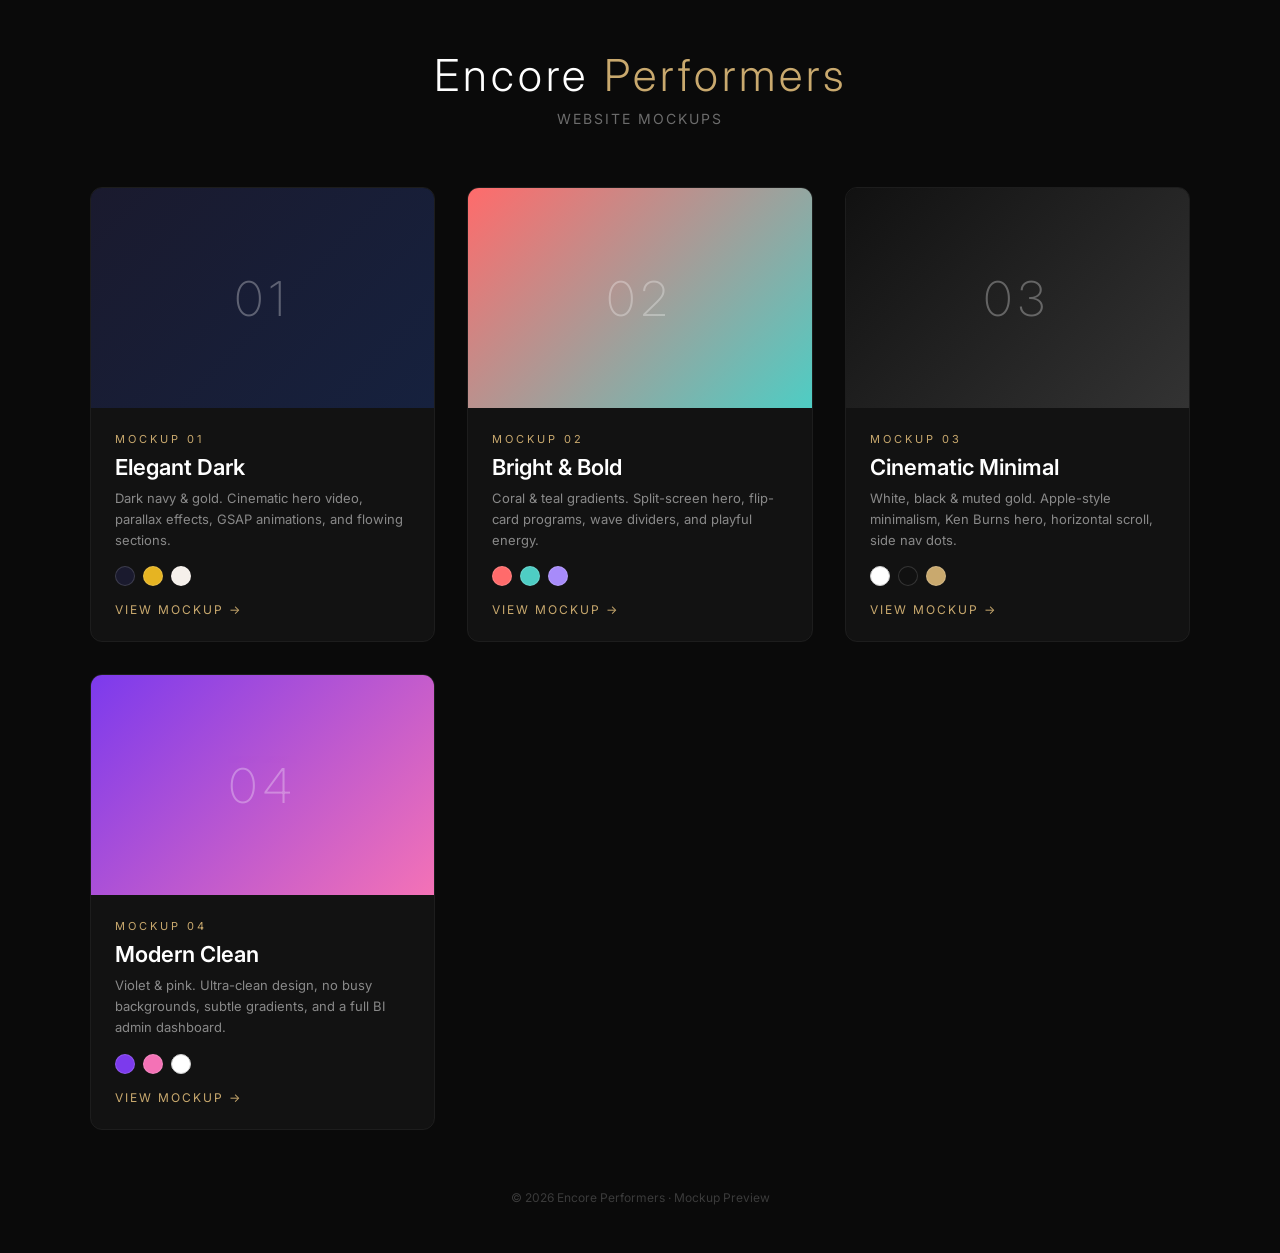
<file: index.html>
<!DOCTYPE html>
<html lang="en">
<head>
  <meta charset="UTF-8" />
  <meta name="viewport" content="width=device-width, initial-scale=1.0" />
  <title>Encore Performers | Website Mockups</title>
  <link rel="preconnect" href="https://fonts.googleapis.com" />
  <link rel="preconnect" href="https://fonts.gstatic.com" crossorigin />
  <link href="https://fonts.googleapis.com/css2?family=Inter:wght@300;400;500;600;700&display=swap" rel="stylesheet" />
  <style>
    *, *::before, *::after { margin: 0; padding: 0; box-sizing: border-box; }
    body {
      font-family: 'Inter', -apple-system, sans-serif;
      background: #0a0a0a;
      color: #fff;
      min-height: 100vh;
      display: flex;
      flex-direction: column;
      align-items: center;
      justify-content: center;
      padding: 48px 24px;
    }
    h1 {
      font-size: clamp(28px, 5vw, 44px);
      font-weight: 300;
      text-align: center;
      margin-bottom: 8px;
      letter-spacing: 4px;
    }
    h1 span { color: #c9a96e; }
    .subtitle {
      color: rgba(255,255,255,0.4);
      font-size: 14px;
      letter-spacing: 2px;
      text-transform: uppercase;
      margin-bottom: 60px;
      text-align: center;
    }
    .grid {
      display: grid;
      grid-template-columns: repeat(auto-fit, minmax(260px, 1fr));
      gap: 32px;
      max-width: 1100px;
      width: 100%;
    }
    .card {
      position: relative;
      border-radius: 12px;
      overflow: hidden;
      border: 1px solid rgba(255,255,255,0.08);
      transition: all 0.4s ease;
      text-decoration: none;
      color: white;
      display: flex;
      flex-direction: column;
    }
    .card:hover {
      border-color: rgba(201, 169, 110, 0.5);
      transform: translateY(-8px);
      box-shadow: 0 20px 60px rgba(0,0,0,0.5);
    }
    .card-preview {
      height: 220px;
      display: flex;
      align-items: center;
      justify-content: center;
      position: relative;
      overflow: hidden;
    }
    .card:nth-child(1) .card-preview { background: linear-gradient(135deg, #1a1a2e 0%, #16213e 100%); }
    .card:nth-child(2) .card-preview { background: linear-gradient(135deg, #ff6b6b 0%, #4ecdc4 100%); }
    .card:nth-child(3) .card-preview { background: linear-gradient(135deg, #111 0%, #333 100%); }
    .card:nth-child(4) .card-preview { background: linear-gradient(135deg, #7C3AED 0%, #F472B6 100%); }
    .card-preview span {
      font-size: 48px;
      font-weight: 200;
      letter-spacing: 6px;
      opacity: 0.3;
    }
    .card-body {
      padding: 24px;
      background: rgba(255,255,255,0.03);
      flex: 1;
      display: flex;
      flex-direction: column;
    }
    .card-num {
      font-size: 11px;
      letter-spacing: 3px;
      text-transform: uppercase;
      color: #c9a96e;
      margin-bottom: 8px;
    }
    .card-body h2 {
      font-size: 22px;
      font-weight: 600;
      margin-bottom: 8px;
    }
    .card-body p {
      font-size: 13px;
      color: rgba(255,255,255,0.5);
      line-height: 1.6;
      flex: 1;
    }
    .card-colors {
      display: flex;
      gap: 8px;
      margin-top: 16px;
    }
    .swatch {
      width: 20px; height: 20px;
      border-radius: 50%;
      border: 1px solid rgba(255,255,255,0.15);
    }
    .card-arrow {
      margin-top: 16px;
      font-size: 12px;
      letter-spacing: 2px;
      text-transform: uppercase;
      color: #c9a96e;
    }
    footer {
      margin-top: 60px;
      text-align: center;
      color: rgba(255,255,255,0.2);
      font-size: 12px;
    }
    @media (max-width: 768px) {
      .grid { grid-template-columns: 1fr; max-width: 400px; }
    }
  </style>
</head>
<body>
  <h1>Encore <span>Performers</span></h1>
  <p class="subtitle">Website Mockups</p>

  <div class="grid">
    <a href="mockup-1/" class="card">
      <div class="card-preview"><span>01</span></div>
      <div class="card-body">
        <span class="card-num">Mockup 01</span>
        <h2>Elegant Dark</h2>
        <p>Dark navy & gold. Cinematic hero video, parallax effects, GSAP animations, and flowing sections.</p>
        <div class="card-colors">
          <span class="swatch" style="background:#1a1a2e;"></span>
          <span class="swatch" style="background:#e6b422;"></span>
          <span class="swatch" style="background:#f5f0eb;"></span>
        </div>
        <span class="card-arrow">View Mockup &rarr;</span>
      </div>
    </a>

    <a href="mockup-2/" class="card">
      <div class="card-preview"><span>02</span></div>
      <div class="card-body">
        <span class="card-num">Mockup 02</span>
        <h2>Bright & Bold</h2>
        <p>Coral & teal gradients. Split-screen hero, flip-card programs, wave dividers, and playful energy.</p>
        <div class="card-colors">
          <span class="swatch" style="background:#ff6b6b;"></span>
          <span class="swatch" style="background:#4ecdc4;"></span>
          <span class="swatch" style="background:#a78bfa;"></span>
        </div>
        <span class="card-arrow">View Mockup &rarr;</span>
      </div>
    </a>

    <a href="mockup-3/" class="card">
      <div class="card-preview"><span>03</span></div>
      <div class="card-body">
        <span class="card-num">Mockup 03</span>
        <h2>Cinematic Minimal</h2>
        <p>White, black & muted gold. Apple-style minimalism, Ken Burns hero, horizontal scroll, side nav dots.</p>
        <div class="card-colors">
          <span class="swatch" style="background:#ffffff; border-color:#ccc;"></span>
          <span class="swatch" style="background:#111111;"></span>
          <span class="swatch" style="background:#c9a96e;"></span>
        </div>
        <span class="card-arrow">View Mockup &rarr;</span>
      </div>
    </a>

    <a href="mockup-4/" class="card">
      <div class="card-preview"><span>04</span></div>
      <div class="card-body">
        <span class="card-num">Mockup 04</span>
        <h2>Modern Clean</h2>
        <p>Violet & pink. Ultra-clean design, no busy backgrounds, subtle gradients, and a full BI admin dashboard.</p>
        <div class="card-colors">
          <span class="swatch" style="background:#7C3AED;"></span>
          <span class="swatch" style="background:#F472B6;"></span>
          <span class="swatch" style="background:#ffffff; border-color:#ccc;"></span>
        </div>
        <span class="card-arrow">View Mockup &rarr;</span>
      </div>
    </a>
  </div>

  <footer>&copy; 2026 Encore Performers &middot; Mockup Preview</footer>
</body>
</html>
</file>
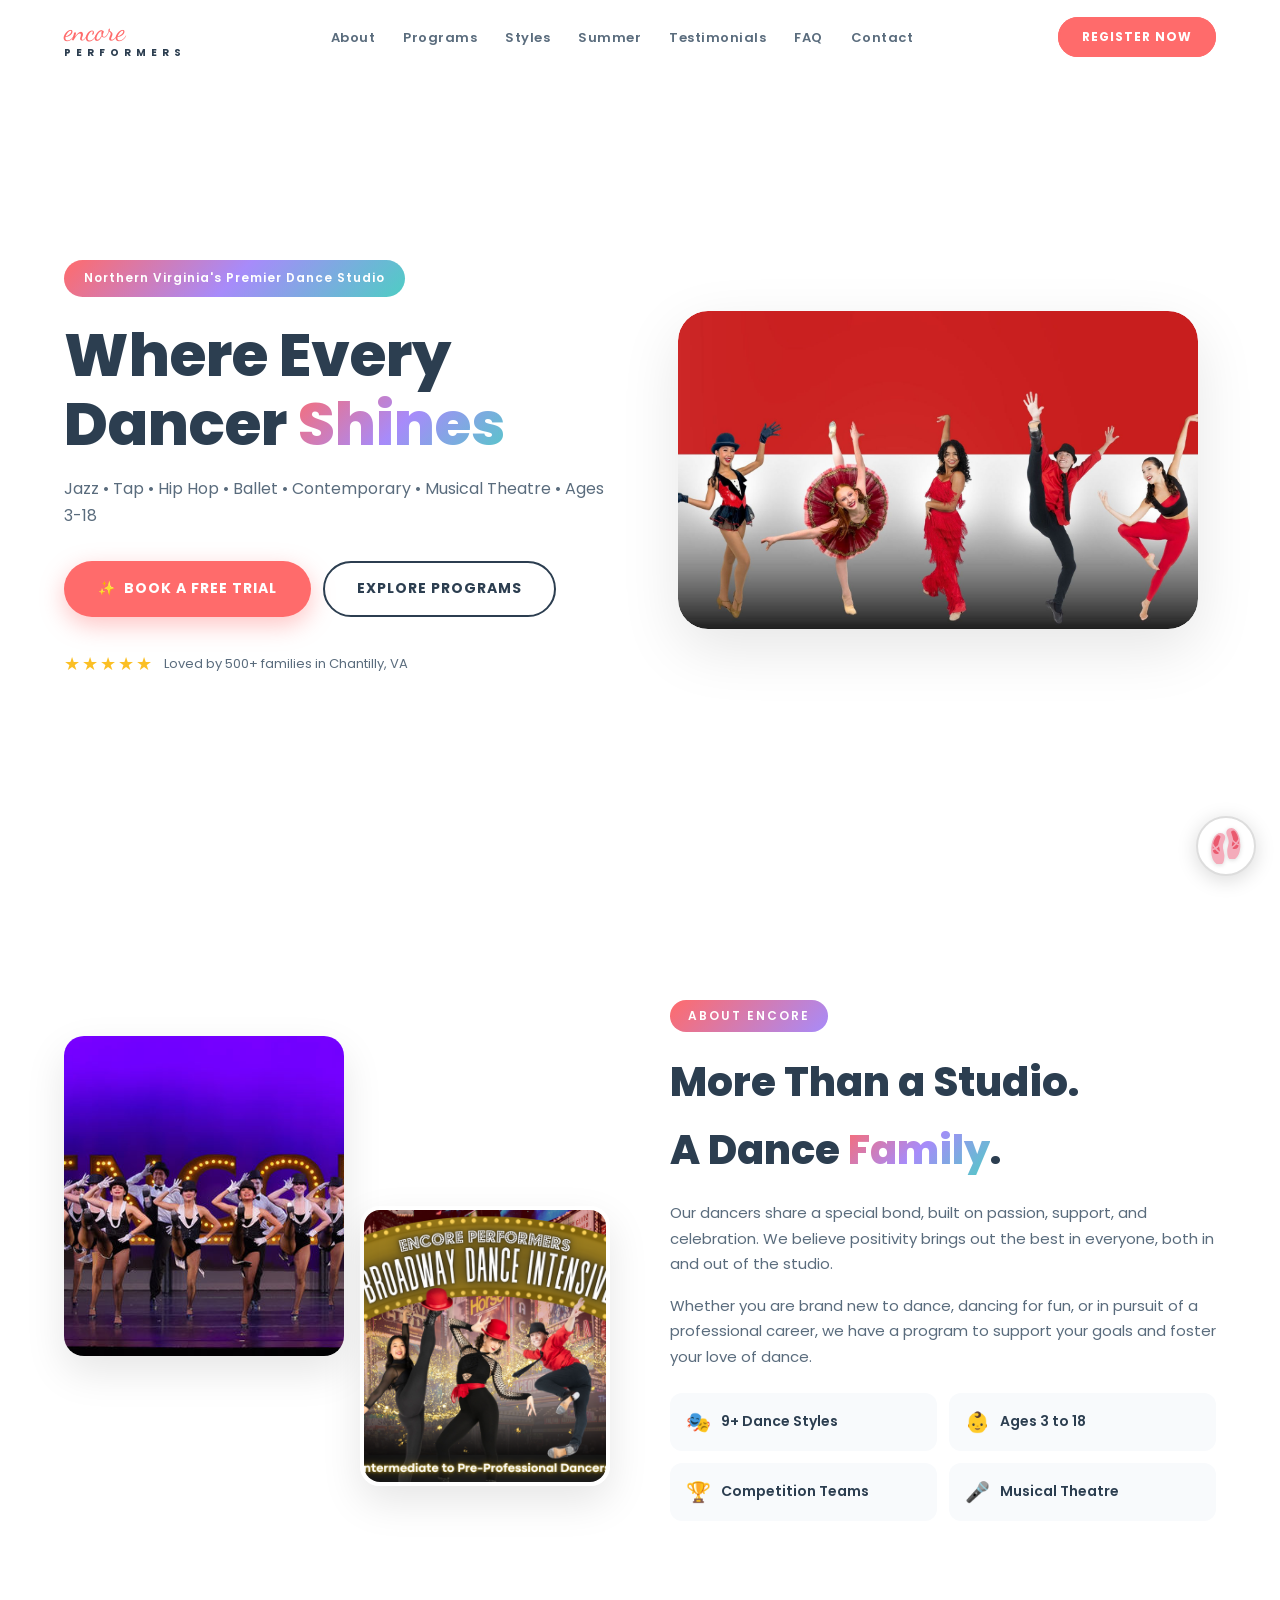
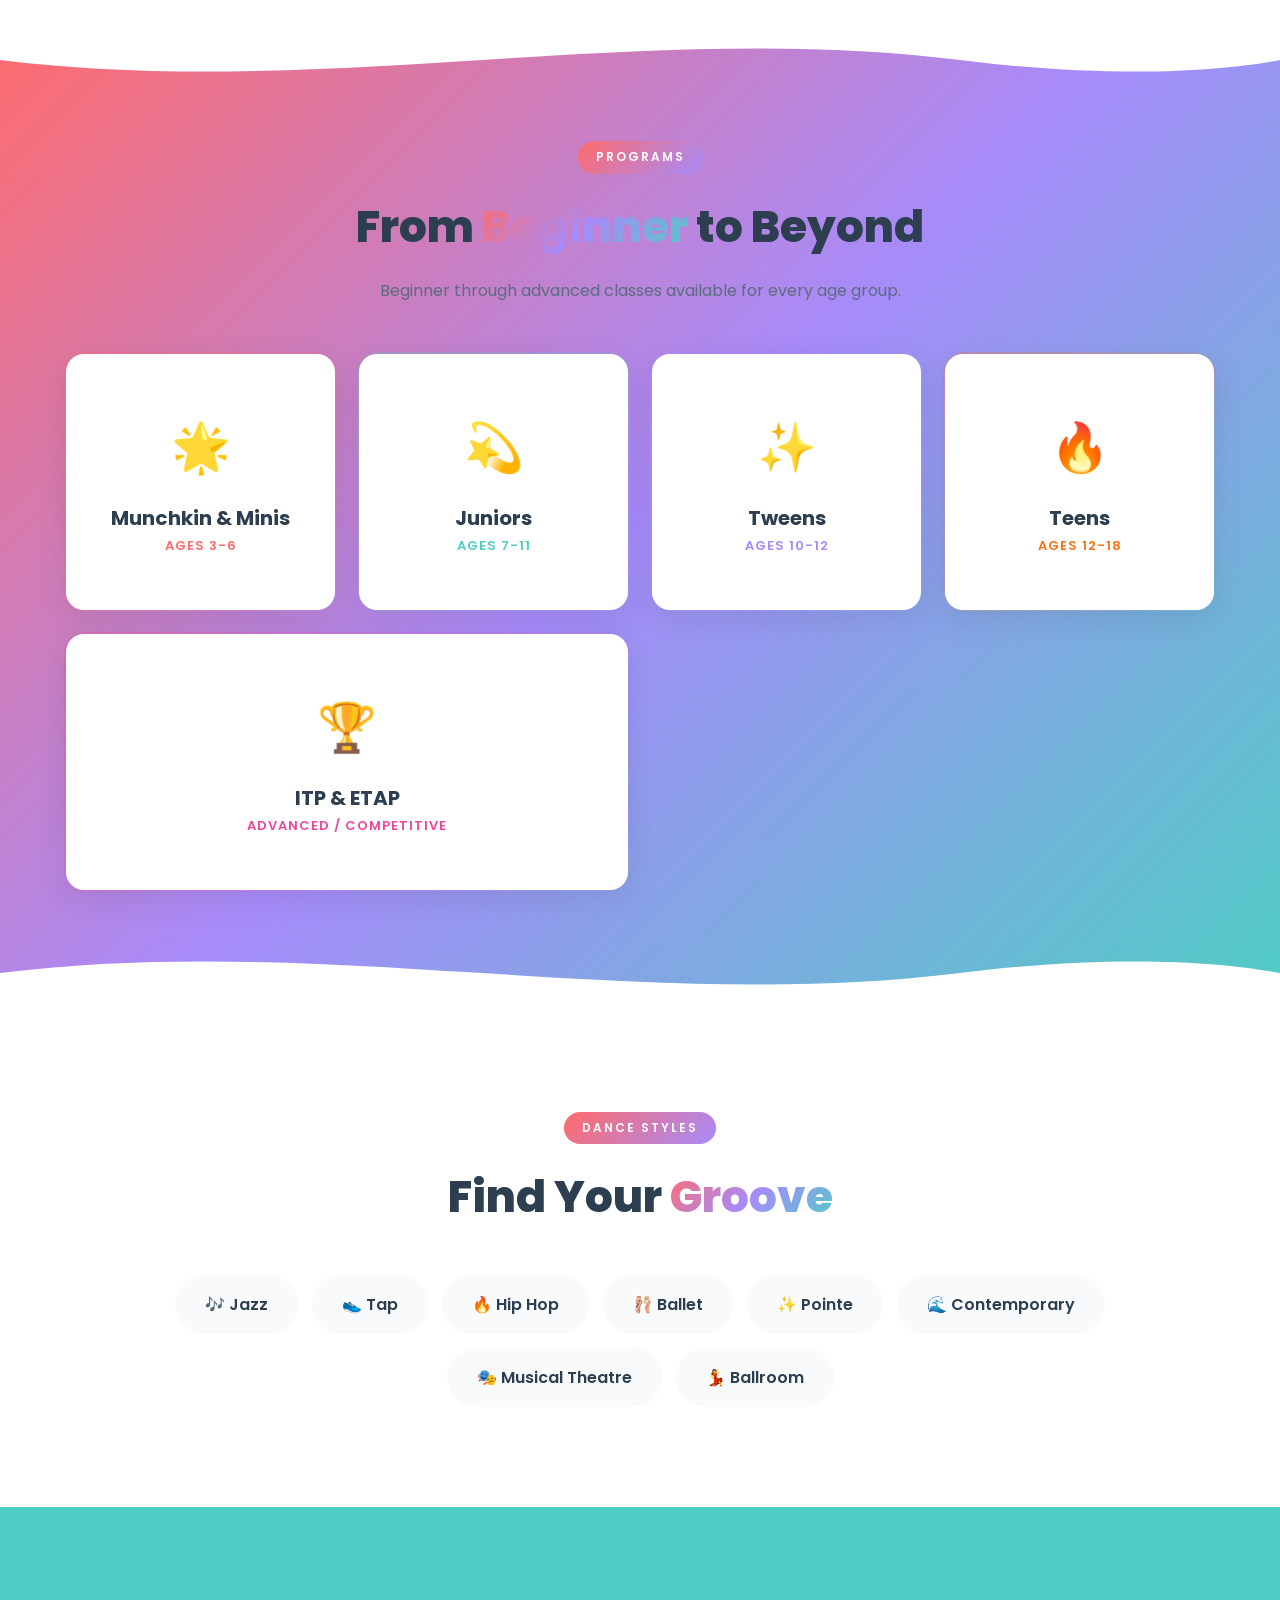
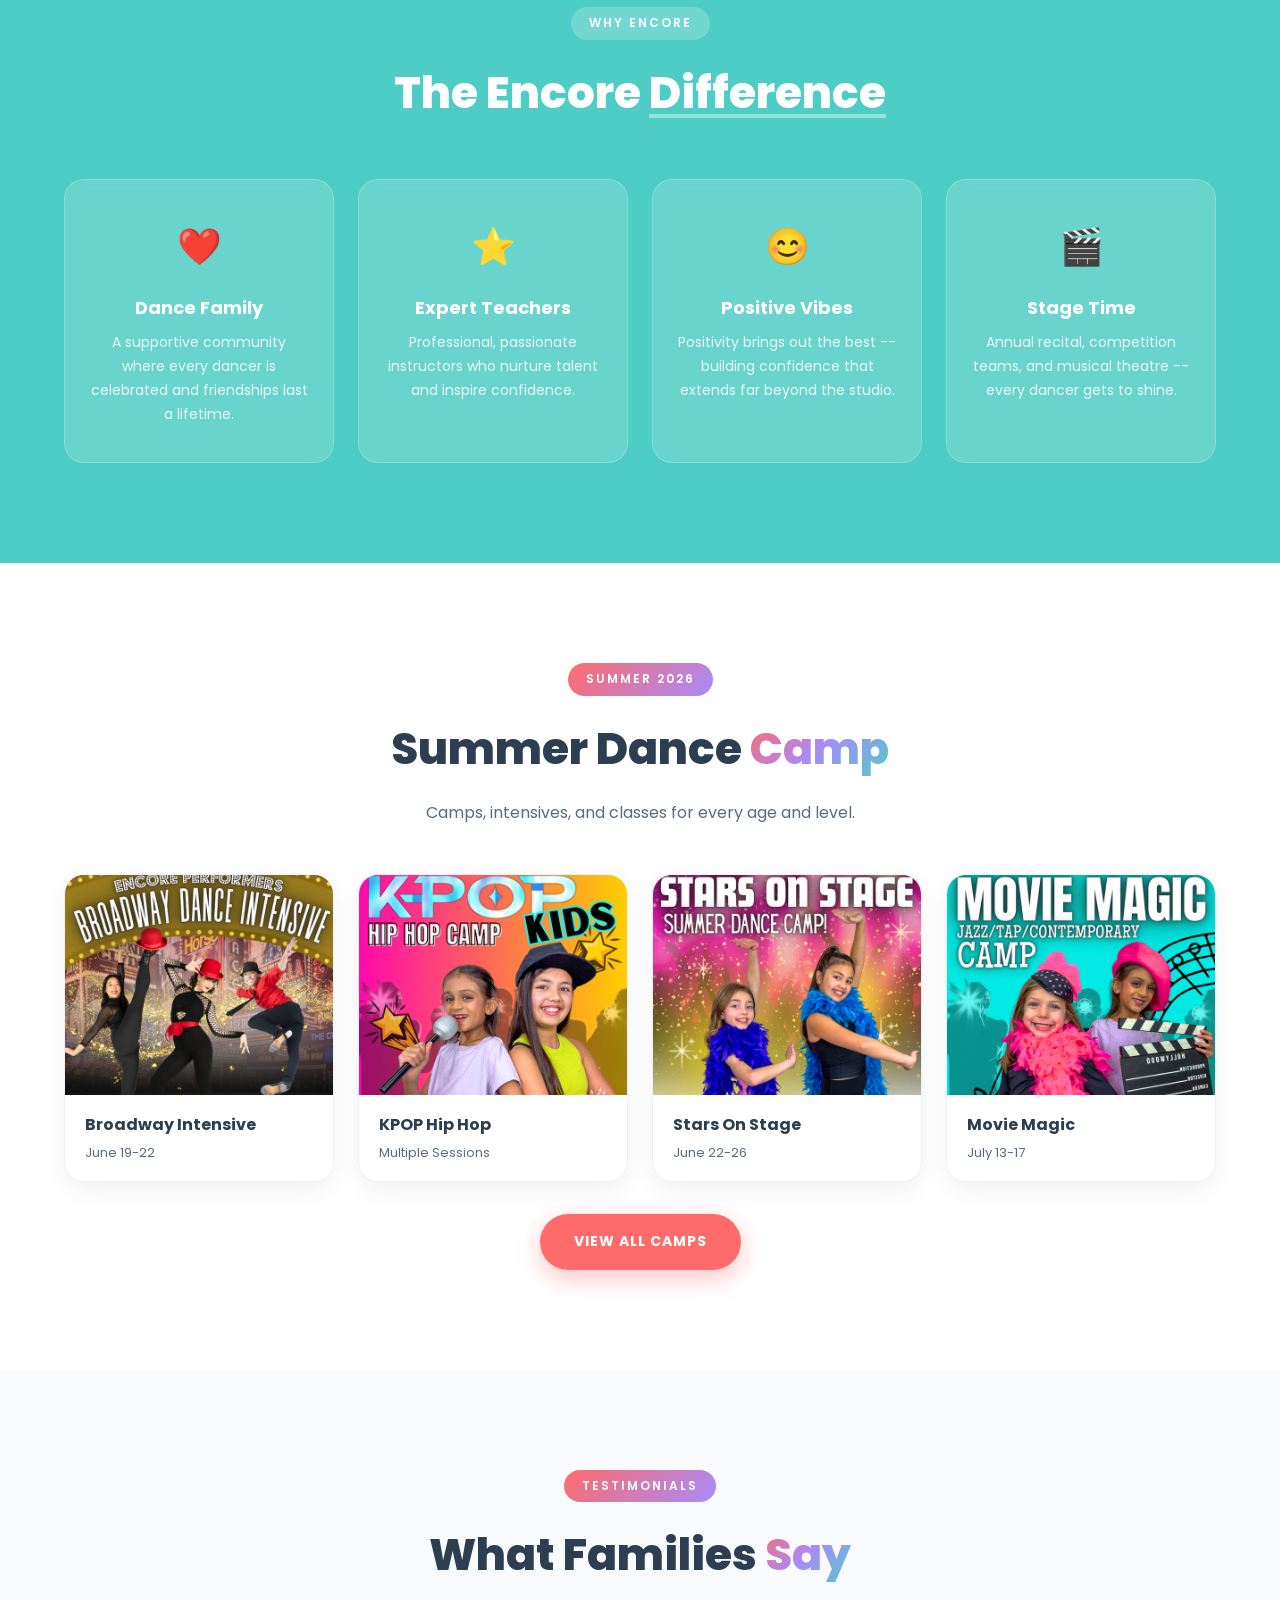
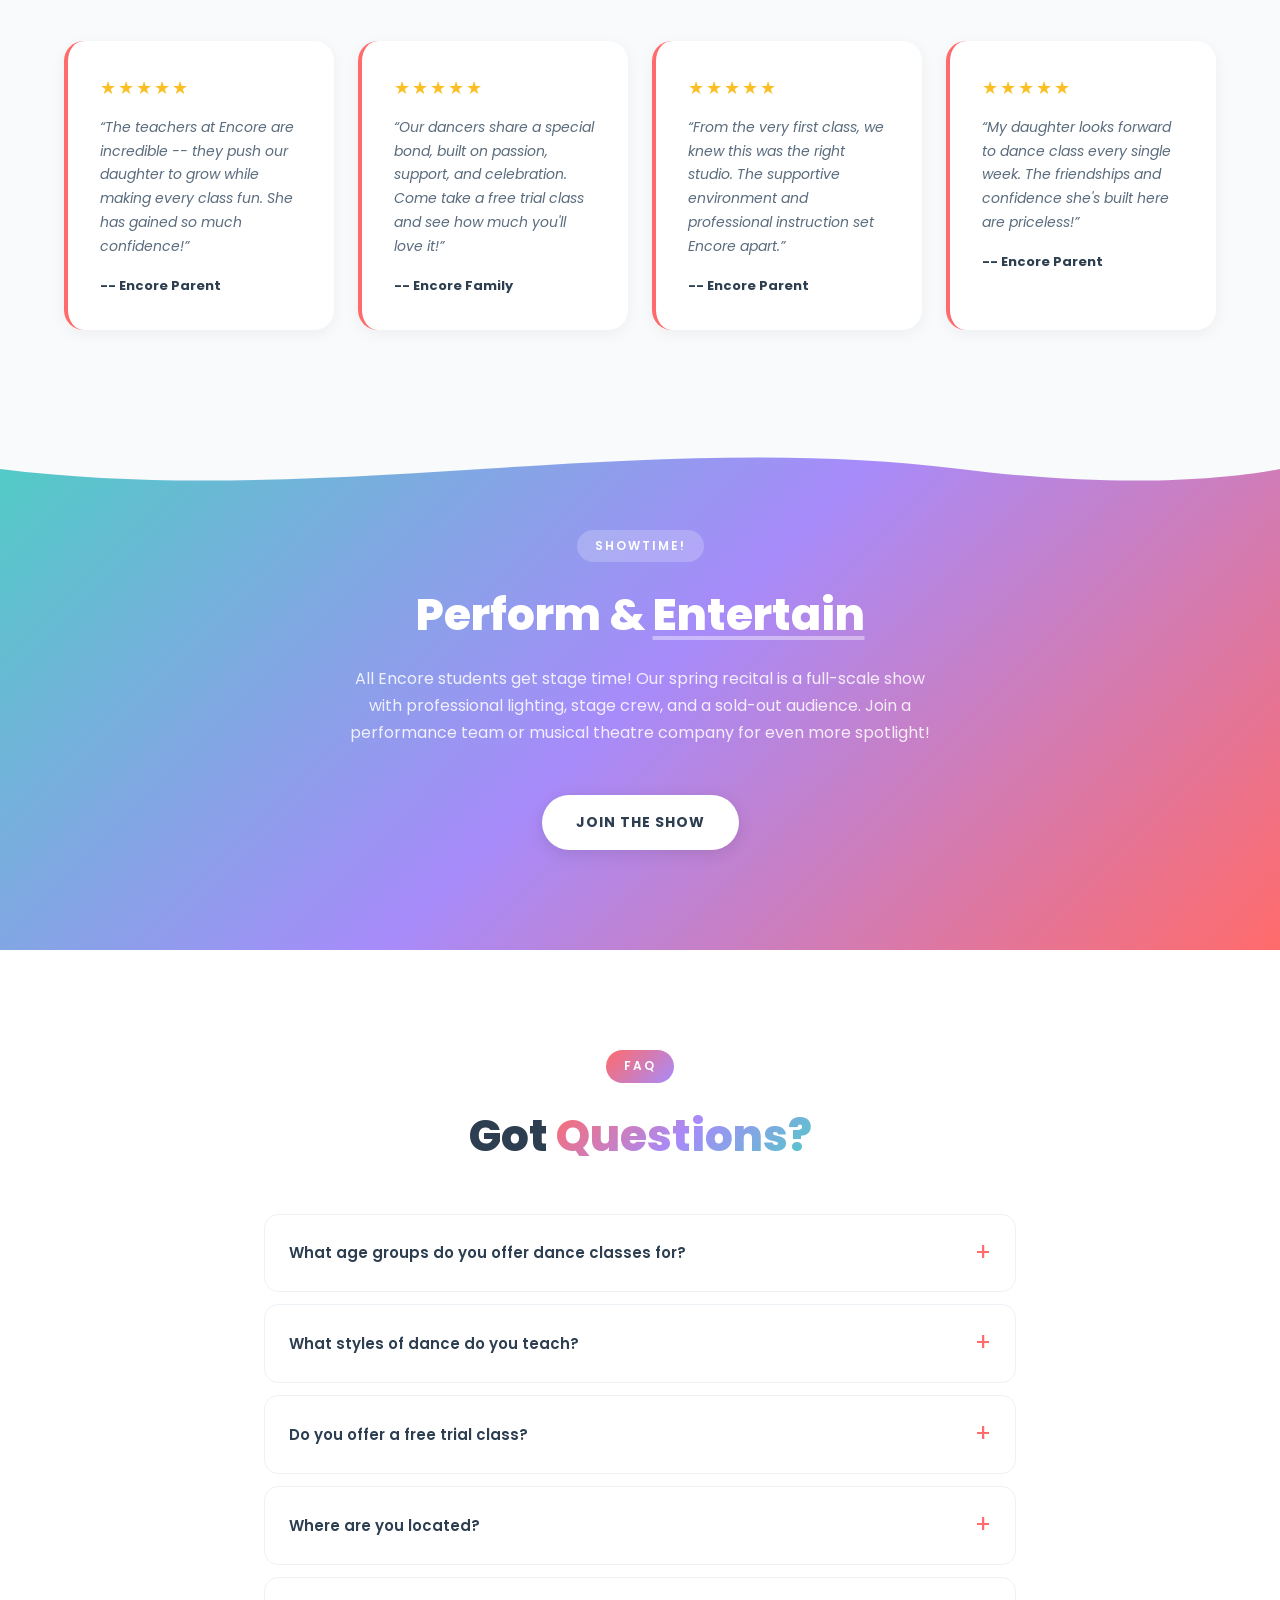
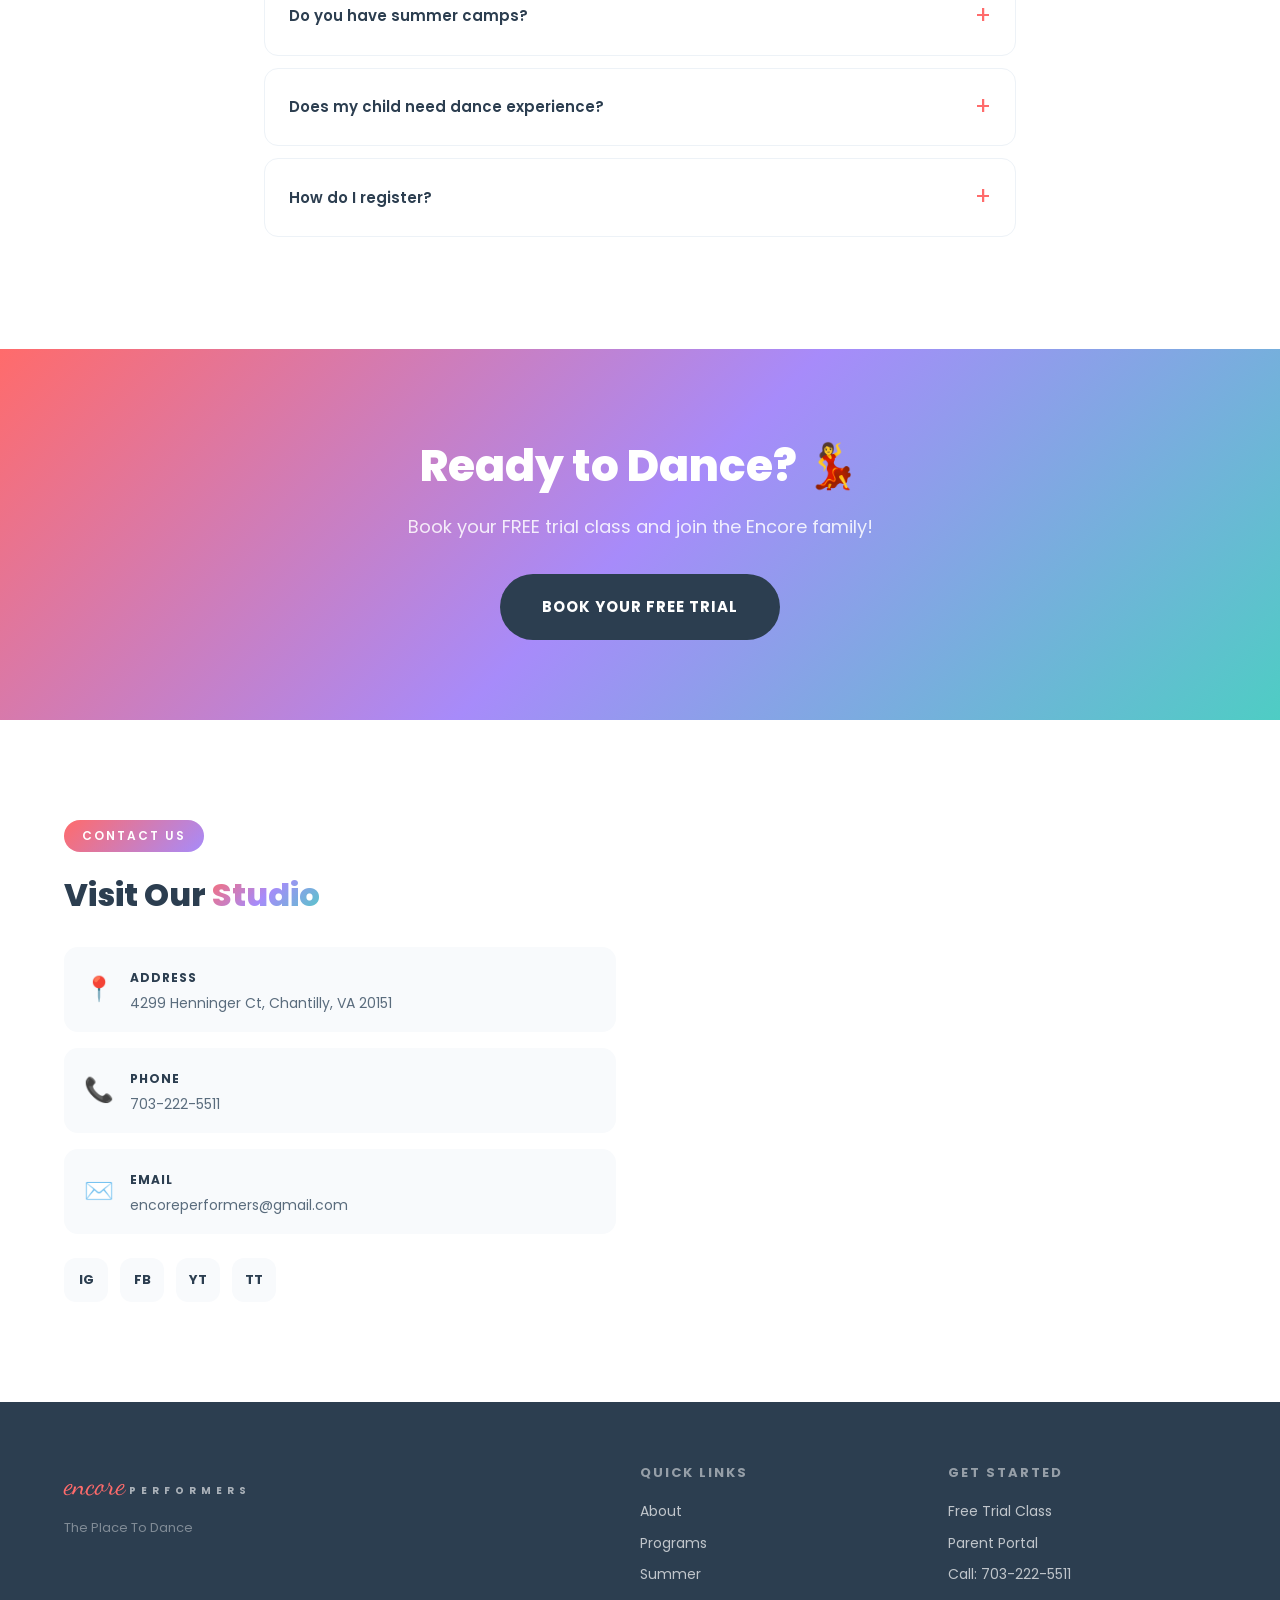
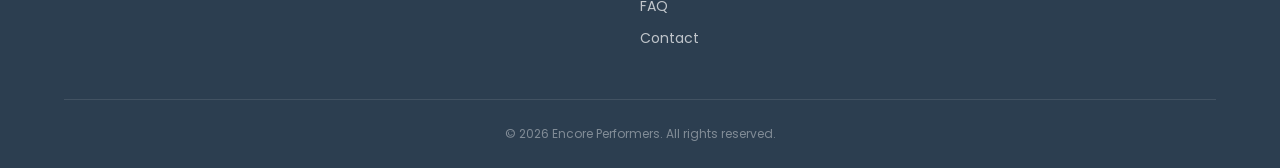
<file: mockup-2/index.html>
<!DOCTYPE html>
<html lang="en">
<head>
  <meta charset="UTF-8" />
  <meta name="viewport" content="width=device-width, initial-scale=1.0" />
  <title>Encore Performers | Premier Dance Studio in Chantilly, VA | Northern Virginia</title>
  <meta name="description" content="Encore Performers is the premier dance studio in Chantilly, VA offering Jazz, Tap, Hip Hop, Ballet, Contemporary, and Musical Theatre classes for ages 3 through teen. Book a FREE trial class today!" />
  <meta name="keywords" content="dance studio Chantilly VA, dance classes Northern Virginia, kids dance classes, ballet classes, hip hop classes, jazz dance, tap dance, dance recital, summer dance camp" />
  <link rel="canonical" href="https://www.encoreperformers.com/" />

  <!-- Open Graph -->
  <meta property="og:title" content="Encore Performers | The Place To Dance" />
  <meta property="og:description" content="Premier dance studio in Northern Virginia. Jazz, Tap, Hip Hop, Ballet, Contemporary & more for ages 3-18. Book a FREE trial class!" />
  <meta property="og:image" content="../shared/images/hero-studio.jpg" />
  <meta property="og:url" content="https://www.encoreperformers.com/" />
  <meta property="og:type" content="website" />

  <!-- Schema.org JSON-LD -->
  <script type="application/ld+json">
  {
    "@context": "https://schema.org",
    "@type": "DanceSchool",
    "name": "Encore Performers",
    "description": "The premier dance studio in Northern Virginia offering Jazz, Tap, Hip Hop, Ballet, Contemporary, Musical Theatre, and Ballroom classes for ages 3 through teen.",
    "url": "https://www.encoreperformers.com",
    "telephone": "+1-703-222-5511",
    "email": "encoreperformers@gmail.com",
    "address": {
      "@type": "PostalAddress",
      "streetAddress": "4299 Henninger Ct",
      "addressLocality": "Chantilly",
      "addressRegion": "VA",
      "postalCode": "20151",
      "addressCountry": "US"
    },
    "sameAs": [
      "https://www.instagram.com/encoreperformers/",
      "https://www.facebook.com/EncorePerformersDance",
      "https://www.youtube.com/@encoreperformers5558",
      "https://www.tiktok.com/@encoreperformers96"
    ]
  }
  </script>
  <script type="application/ld+json">
  {
    "@context": "https://schema.org",
    "@type": "FAQPage",
    "mainEntity": [
      {"@type":"Question","name":"What age groups does Encore Performers offer dance classes for?","acceptedAnswer":{"@type":"Answer","text":"We offer classes for ages 3-18: Munchkin & Minis (3-6), Juniors (7-11), Tweens (10-12), Teens (12-18), plus ITP and ETAP competitive programs."}},
      {"@type":"Question","name":"What dance styles does Encore Performers teach?","acceptedAnswer":{"@type":"Answer","text":"Jazz, Tap, Hip Hop, Ballet/Pointe, Contemporary, Musical Theatre, Ballroom, and more for all skill levels."}},
      {"@type":"Question","name":"Does Encore Performers offer a free trial class?","acceptedAnswer":{"@type":"Answer","text":"Yes! Book a FREE trial class at encoreperformers1.dncestudios.com/get-started-new or call 703-222-5511."}},
      {"@type":"Question","name":"Where is Encore Performers located?","acceptedAnswer":{"@type":"Answer","text":"4299 Henninger Ct, Chantilly, VA 20151, in Northern Virginia."}},
      {"@type":"Question","name":"Does Encore Performers have summer camps?","acceptedAnswer":{"@type":"Answer","text":"Yes! Mini Camps (ages 4-6), themed Dance Camps (ages 6-13), Intensives, and evening summer classes."}}
    ]
  }
  </script>

  <!-- Fonts -->
  <link rel="preconnect" href="https://fonts.googleapis.com" />
  <link rel="preconnect" href="https://fonts.gstatic.com" crossorigin />
  <link href="https://fonts.googleapis.com/css2?family=Poppins:wght@300;400;500;600;700;800;900&family=Dancing+Script:wght@700&display=swap" rel="stylesheet" />

  <link rel="stylesheet" href="styles.css" />
</head>
<body>
  <!-- Navigation -->
  <nav id="navbar">
    <div class="nav-container">
      <a href="#hero" class="nav-logo">
        <span class="logo-encore">encore</span>
        <span class="logo-performers">performers</span>
      </a>
      <button class="nav-menu-btn" aria-label="Toggle menu" onclick="document.getElementById('nav-links').classList.toggle('active')">
        <span></span><span></span><span></span>
      </button>
      <ul id="nav-links" class="nav-links">
        <li><a href="#about">About</a></li>
        <li><a href="#programs">Programs</a></li>
        <li><a href="#styles-section">Styles</a></li>
        <li><a href="#summer">Summer</a></li>
        <li><a href="#testimonials">Testimonials</a></li>
        <li><a href="#faq">FAQ</a></li>
        <li><a href="#contact">Contact</a></li>
      </ul>
      <a href="https://encoreperformers1.dncestudios.com/get-started-new" class="nav-cta" target="_blank" rel="noopener">
        <span class="cta-pulse"></span>
        REGISTER NOW
      </a>
    </div>
  </nav>

  <!-- Hero -->
  <header id="hero">
    <div class="hero-left">
      <div class="hero-badge">Northern Virginia's Premier Dance Studio</div>
      <h1>Where Every Dancer <span class="highlight">Shines</span></h1>
      <p>Jazz &bull; Tap &bull; Hip Hop &bull; Ballet &bull; Contemporary &bull; Musical Theatre &bull; Ages 3-18</p>
      <div class="hero-buttons">
        <a href="https://encoreperformers1.dncestudios.com/get-started-new" class="btn btn-primary" target="_blank" rel="noopener">
          <span>&#x2728;</span> BOOK A FREE TRIAL
        </a>
        <a href="#programs" class="btn btn-ghost">EXPLORE PROGRAMS</a>
      </div>
      <div class="hero-trust">
        <div class="trust-stars">&#9733;&#9733;&#9733;&#9733;&#9733;</div>
        <span>Loved by 500+ families in Chantilly, VA</span>
      </div>
    </div>
    <div class="hero-right">
      <div class="hero-image-wrapper">
        <img src="../shared/images/hero-studio.jpg" alt="Dancers at Encore Performers dance studio in Chantilly Virginia" />
        <div class="hero-blob"></div>
      </div>
    </div>
  </header>

  <main>
    <!-- About -->
    <section id="about" class="section">
      <div class="container">
        <div class="about-grid">
          <div class="about-visual scroll-reveal">
            <div class="about-card about-card-1">
              <img src="../shared/images/class-munchkin.jpg" alt="Young dance students in class at Encore Performers" loading="lazy" />
            </div>
            <div class="about-card about-card-2">
              <img src="../shared/images/summer-camp.png" alt="Summer dance camp at Encore Performers" loading="lazy" />
            </div>
          </div>
          <div class="about-content scroll-reveal">
            <span class="tag">About Encore</span>
            <h2>More Than a Studio. <br />A Dance <span class="highlight">Family</span>.</h2>
            <p>Our dancers share a special bond, built on passion, support, and celebration. We believe positivity brings out the best in everyone, both in and out of the studio.</p>
            <p>Whether you are brand new to dance, dancing for fun, or in pursuit of a professional career, we have a program to support your goals and foster your love of dance.</p>
            <div class="about-features">
              <div class="feature"><span class="feature-icon">&#x1F3AD;</span><span>9+ Dance Styles</span></div>
              <div class="feature"><span class="feature-icon">&#x1F476;</span><span>Ages 3 to 18</span></div>
              <div class="feature"><span class="feature-icon">&#x1F3C6;</span><span>Competition Teams</span></div>
              <div class="feature"><span class="feature-icon">&#x1F3A4;</span><span>Musical Theatre</span></div>
            </div>
          </div>
        </div>
      </div>
    </section>

    <!-- Programs -->
    <section id="programs" class="section section-gradient">
      <svg class="wave-top" viewBox="0 0 1440 80" preserveAspectRatio="none"><path d="M0,40 C360,80 720,0 1080,40 C1260,60 1380,50 1440,40 L1440,0 L0,0 Z" fill="var(--bg)"/></svg>
      <div class="container">
        <span class="tag center-tag">Programs</span>
        <h2 class="section-title">From <span class="highlight">Beginner</span> to Beyond</h2>
        <p class="section-subtitle">Beginner through advanced classes available for every age group.</p>
        <div class="programs-grid">
          <div class="flip-card scroll-reveal">
            <div class="flip-inner">
              <div class="flip-front" style="--accent: #ff6b6b;">
                <div class="flip-emoji">&#x1F31F;</div>
                <h3>Munchkin & Minis</h3>
                <p>Ages 3-6</p>
              </div>
              <div class="flip-back">
                <h3>Munchkin & Minis</h3>
                <p>Magical introductory classes designed to inspire a lifelong love of dance through play, creativity, and movement.</p>
                <a href="https://encoreperformers1.dncestudios.com/get-started-new" target="_blank" rel="noopener" class="flip-cta">Try Free &rarr;</a>
              </div>
            </div>
          </div>
          <div class="flip-card scroll-reveal">
            <div class="flip-inner">
              <div class="flip-front" style="--accent: #4ecdc4;">
                <div class="flip-emoji">&#x1F4AB;</div>
                <h3>Juniors</h3>
                <p>Ages 7-11</p>
              </div>
              <div class="flip-back">
                <h3>Juniors</h3>
                <p>Build technique, confidence, and friendships in a supportive environment across multiple dance styles.</p>
                <a href="https://encoreperformers1.dncestudios.com/get-started-new" target="_blank" rel="noopener" class="flip-cta">Try Free &rarr;</a>
              </div>
            </div>
          </div>
          <div class="flip-card scroll-reveal">
            <div class="flip-inner">
              <div class="flip-front" style="--accent: #a78bfa;">
                <div class="flip-emoji">&#x2728;</div>
                <h3>Tweens</h3>
                <p>Ages 10-12</p>
              </div>
              <div class="flip-back">
                <h3>Tweens</h3>
                <p>Challenge yourself with advancing technique and artistic expression as you grow into a confident performer.</p>
                <a href="https://encoreperformers1.dncestudios.com/get-started-new" target="_blank" rel="noopener" class="flip-cta">Try Free &rarr;</a>
              </div>
            </div>
          </div>
          <div class="flip-card scroll-reveal">
            <div class="flip-inner">
              <div class="flip-front" style="--accent: #f97316;">
                <div class="flip-emoji">&#x1F525;</div>
                <h3>Teens</h3>
                <p>Ages 12-18</p>
              </div>
              <div class="flip-back">
                <h3>Teens</h3>
                <p>Elevate your artistry with advanced training in diverse styles from Jazz and Contemporary to Hip Hop.</p>
                <a href="https://encoreperformers1.dncestudios.com/get-started-new" target="_blank" rel="noopener" class="flip-cta">Try Free &rarr;</a>
              </div>
            </div>
          </div>
          <div class="flip-card flip-card-wide scroll-reveal">
            <div class="flip-inner">
              <div class="flip-front" style="--accent: #ec4899;">
                <div class="flip-emoji">&#x1F3C6;</div>
                <h3>ITP & ETAP</h3>
                <p>Advanced / Competitive</p>
              </div>
              <div class="flip-back">
                <h3>ITP & ETAP</h3>
                <p>Intensive, competition-level training for dedicated dancers pursuing excellence in performance and technique.</p>
                <a href="https://encoreperformers1.dncestudios.com/get-started-new" target="_blank" rel="noopener" class="flip-cta">Learn More &rarr;</a>
              </div>
            </div>
          </div>
        </div>
      </div>
      <svg class="wave-bottom" viewBox="0 0 1440 80" preserveAspectRatio="none"><path d="M0,40 C360,0 720,80 1080,40 C1260,20 1380,30 1440,40 L1440,80 L0,80 Z" fill="var(--bg)"/></svg>
    </section>

    <!-- Dance Styles -->
    <section id="styles-section" class="section">
      <div class="container">
        <span class="tag center-tag">Dance Styles</span>
        <h2 class="section-title">Find Your <span class="highlight">Groove</span></h2>
        <div class="styles-grid">
          <div class="style-pill scroll-reveal">&#x1F3B6; Jazz</div>
          <div class="style-pill scroll-reveal">&#x1F45F; Tap</div>
          <div class="style-pill scroll-reveal">&#x1F525; Hip Hop</div>
          <div class="style-pill scroll-reveal">&#x1FA70; Ballet</div>
          <div class="style-pill scroll-reveal">&#x2728; Pointe</div>
          <div class="style-pill scroll-reveal">&#x1F30A; Contemporary</div>
          <div class="style-pill scroll-reveal">&#x1F3AD; Musical Theatre</div>
          <div class="style-pill scroll-reveal">&#x1F483; Ballroom</div>
        </div>
      </div>
    </section>

    <!-- Why Encore -->
    <section id="why" class="section section-teal">
      <div class="container">
        <span class="tag center-tag light-tag">Why Encore</span>
        <h2 class="section-title light-title">The Encore <span class="highlight-light">Difference</span></h2>
        <div class="pillars-grid">
          <div class="pillar-card scroll-reveal">
            <div class="pillar-icon">&#x2764;&#xFE0F;</div>
            <h3>Dance Family</h3>
            <p>A supportive community where every dancer is celebrated and friendships last a lifetime.</p>
          </div>
          <div class="pillar-card scroll-reveal">
            <div class="pillar-icon">&#x2B50;</div>
            <h3>Expert Teachers</h3>
            <p>Professional, passionate instructors who nurture talent and inspire confidence.</p>
          </div>
          <div class="pillar-card scroll-reveal">
            <div class="pillar-icon">&#x1F60A;</div>
            <h3>Positive Vibes</h3>
            <p>Positivity brings out the best -- building confidence that extends far beyond the studio.</p>
          </div>
          <div class="pillar-card scroll-reveal">
            <div class="pillar-icon">&#x1F3AC;</div>
            <h3>Stage Time</h3>
            <p>Annual recital, competition teams, and musical theatre -- every dancer gets to shine.</p>
          </div>
        </div>
      </div>
    </section>

    <!-- Summer Programs -->
    <section id="summer" class="section">
      <div class="container">
        <span class="tag center-tag">Summer 2026</span>
        <h2 class="section-title">Summer Dance <span class="highlight">Camp</span></h2>
        <p class="section-subtitle">Camps, intensives, and classes for every age and level.</p>
        <div class="summer-grid">
          <div class="summer-card scroll-reveal">
            <img src="../shared/images/summer-camp.png" alt="Broadway Dance Intensive at Encore Performers" loading="lazy" />
            <div class="summer-info">
              <h3>Broadway Intensive</h3>
              <span>June 19-22</span>
            </div>
          </div>
          <div class="summer-card scroll-reveal">
            <img src="../shared/images/kpop-camp.png" alt="KPOP Hip Hop Camp at Encore Performers" loading="lazy" />
            <div class="summer-info">
              <h3>KPOP Hip Hop</h3>
              <span>Multiple Sessions</span>
            </div>
          </div>
          <div class="summer-card scroll-reveal">
            <img src="../shared/images/broadway-camp.png" alt="Stars On Stage Camp at Encore Performers" loading="lazy" />
            <div class="summer-info">
              <h3>Stars On Stage</h3>
              <span>June 22-26</span>
            </div>
          </div>
          <div class="summer-card scroll-reveal">
            <img src="../shared/images/movie-camp.png" alt="Movie Magic Dance Camp at Encore Performers" loading="lazy" />
            <div class="summer-info">
              <h3>Movie Magic</h3>
              <span>July 13-17</span>
            </div>
          </div>
        </div>
        <div class="center" style="margin-top: 2rem;">
          <a href="https://app.gostudiopro.com/online/classes.php?account_id=27537" class="btn btn-primary" target="_blank" rel="noopener">VIEW ALL CAMPS</a>
        </div>
      </div>
    </section>

    <!-- Testimonials -->
    <section id="testimonials" class="section section-light-gray">
      <div class="container">
        <span class="tag center-tag">Testimonials</span>
        <h2 class="section-title">What Families <span class="highlight">Say</span></h2>
        <div class="testimonials-masonry">
          <div class="testimonial-item scroll-reveal">
            <div class="testimonial-stars">&#9733;&#9733;&#9733;&#9733;&#9733;</div>
            <p>&ldquo;The teachers at Encore are incredible -- they push our daughter to grow while making every class fun. She has gained so much confidence!&rdquo;</p>
            <strong>-- Encore Parent</strong>
          </div>
          <div class="testimonial-item scroll-reveal">
            <div class="testimonial-stars">&#9733;&#9733;&#9733;&#9733;&#9733;</div>
            <p>&ldquo;Our dancers share a special bond, built on passion, support, and celebration. Come take a free trial class and see how much you'll love it!&rdquo;</p>
            <strong>-- Encore Family</strong>
          </div>
          <div class="testimonial-item scroll-reveal">
            <div class="testimonial-stars">&#9733;&#9733;&#9733;&#9733;&#9733;</div>
            <p>&ldquo;From the very first class, we knew this was the right studio. The supportive environment and professional instruction set Encore apart.&rdquo;</p>
            <strong>-- Encore Parent</strong>
          </div>
          <div class="testimonial-item scroll-reveal">
            <div class="testimonial-stars">&#9733;&#9733;&#9733;&#9733;&#9733;</div>
            <p>&ldquo;My daughter looks forward to dance class every single week. The friendships and confidence she's built here are priceless!&rdquo;</p>
            <strong>-- Encore Parent</strong>
          </div>
        </div>
      </div>
    </section>

    <!-- Showtime / Recital -->
    <section id="recital" class="section section-gradient-reverse">
      <svg class="wave-top" viewBox="0 0 1440 80" preserveAspectRatio="none"><path d="M0,40 C360,80 720,0 1080,40 C1260,60 1380,50 1440,40 L1440,0 L0,0 Z" fill="var(--bg-light-gray)"/></svg>
      <div class="container center">
        <span class="tag center-tag light-tag">Showtime!</span>
        <h2 class="section-title light-title">Perform & <span class="highlight-light">Entertain</span></h2>
        <p class="section-subtitle light-sub">All Encore students get stage time! Our spring recital is a full-scale show with professional lighting, stage crew, and a sold-out audience. Join a performance team or musical theatre company for even more spotlight!</p>
        <a href="https://encoreperformers1.dncestudios.com/get-started-new" class="btn btn-white" target="_blank" rel="noopener">JOIN THE SHOW</a>
      </div>
    </section>

    <!-- FAQ -->
    <section id="faq" class="section">
      <div class="container container-narrow">
        <span class="tag center-tag">FAQ</span>
        <h2 class="section-title">Got <span class="highlight">Questions?</span></h2>
        <div class="faq-list">
          <details class="faq-item">
            <summary>What age groups do you offer dance classes for?</summary>
            <p>We welcome dancers ages 3 through 18! Munchkin & Minis (3-6), Juniors (7-11), Tweens (10-12), Teens (12-18), plus advanced ITP and ETAP programs.</p>
          </details>
          <details class="faq-item">
            <summary>What styles of dance do you teach?</summary>
            <p>Jazz, Tap, Hip Hop, Ballet/Pointe, Contemporary, Musical Theatre, Ballroom, and more -- all skill levels welcome!</p>
          </details>
          <details class="faq-item">
            <summary>Do you offer a free trial class?</summary>
            <p>Yes! <a href="https://encoreperformers1.dncestudios.com/get-started-new" target="_blank" rel="noopener">Book your FREE trial here</a> or call 703-222-5511.</p>
          </details>
          <details class="faq-item">
            <summary>Where are you located?</summary>
            <p>4299 Henninger Ct, Chantilly, VA 20151 -- right in Northern Virginia!</p>
          </details>
          <details class="faq-item">
            <summary>Do you have summer camps?</summary>
            <p>Absolutely! Mini Camps (ages 4-6), themed Dance Camps (ages 6-13) with Broadway, KPOP, Disney, Movie Magic themes, plus Intensives and evening classes.</p>
          </details>
          <details class="faq-item">
            <summary>Does my child need dance experience?</summary>
            <p>Not at all! We welcome complete beginners and offer classes at every level so your dancer can learn at their own pace.</p>
          </details>
          <details class="faq-item">
            <summary>How do I register?</summary>
            <p>Through our <a href="https://app.gostudiopro.com/online/classes.php?account_id=27537" target="_blank" rel="noopener">Parent Portal</a>, or start with a <a href="https://encoreperformers1.dncestudios.com/get-started-new" target="_blank" rel="noopener">free trial class</a>. Call 703-222-5511 anytime!</p>
          </details>
        </div>
      </div>
    </section>

    <!-- CTA Banner -->
    <section class="section section-cta">
      <div class="container center">
        <h2 class="cta-title">Ready to Dance? &#x1F483;</h2>
        <p class="cta-sub">Book your FREE trial class and join the Encore family!</p>
        <a href="https://encoreperformers1.dncestudios.com/get-started-new" class="btn btn-dark btn-large" target="_blank" rel="noopener">BOOK YOUR FREE TRIAL</a>
      </div>
    </section>

    <!-- Contact -->
    <section id="contact" class="section">
      <div class="container">
        <div class="contact-grid">
          <div class="contact-info scroll-reveal">
            <span class="tag">Contact Us</span>
            <h2>Visit Our <span class="highlight">Studio</span></h2>
            <div class="contact-cards">
              <div class="contact-card">
                <span>&#x1F4CD;</span>
                <div>
                  <strong>Address</strong>
                  <p>4299 Henninger Ct, Chantilly, VA 20151</p>
                </div>
              </div>
              <div class="contact-card">
                <span>&#x1F4DE;</span>
                <div>
                  <strong>Phone</strong>
                  <p><a href="tel:7032225511">703-222-5511</a></p>
                </div>
              </div>
              <div class="contact-card">
                <span>&#x2709;&#xFE0F;</span>
                <div>
                  <strong>Email</strong>
                  <p><a href="mailto:encoreperformers@gmail.com">encoreperformers@gmail.com</a></p>
                </div>
              </div>
            </div>
            <div class="social-links">
              <a href="https://www.instagram.com/encoreperformers/" target="_blank" rel="noopener" aria-label="Instagram">IG</a>
              <a href="https://www.facebook.com/EncorePerformersDance" target="_blank" rel="noopener" aria-label="Facebook">FB</a>
              <a href="https://www.youtube.com/@encoreperformers5558" target="_blank" rel="noopener" aria-label="YouTube">YT</a>
              <a href="https://www.tiktok.com/@encoreperformers96" target="_blank" rel="noopener" aria-label="TikTok">TT</a>
            </div>
          </div>
          <div class="contact-map scroll-reveal">
            <iframe src="https://www.google.com/maps/embed?pb=!1m18!1m12!1m3!1d3107.5!2d-77.432!3d38.8764!2m3!1f0!2f0!3f0!3m2!1i1024!2i768!4f13.1!3m3!1m2!1s0x89b64d8a0c0c7b8b%3A0x1234567890abcdef!2s4299+Henninger+Ct%2C+Chantilly%2C+VA+20151!5e0!3m2!1sen!2sus!4v1234567890" width="100%" height="380" style="border:0; border-radius:20px;" allowfullscreen="" loading="lazy" title="Encore Performers studio map"></iframe>
          </div>
        </div>
      </div>
    </section>
  </main>

  <!-- Footer -->
  <footer>
    <div class="container">
      <div class="footer-top">
        <div class="footer-brand">
          <span class="logo-encore">encore</span>
          <span class="logo-performers">performers</span>
          <p>The Place To Dance</p>
        </div>
        <div class="footer-links-col">
          <h4>Quick Links</h4>
          <a href="#about">About</a>
          <a href="#programs">Programs</a>
          <a href="#summer">Summer</a>
          <a href="#faq">FAQ</a>
          <a href="#contact">Contact</a>
        </div>
        <div class="footer-links-col">
          <h4>Get Started</h4>
          <a href="https://encoreperformers1.dncestudios.com/get-started-new" target="_blank" rel="noopener">Free Trial Class</a>
          <a href="https://app.gostudiopro.com/online/classes.php?account_id=27537" target="_blank" rel="noopener">Parent Portal</a>
          <a href="tel:7032225511">Call: 703-222-5511</a>
        </div>
      </div>
      <div class="footer-bottom">
        <p>&copy; 2026 Encore Performers. All rights reserved.</p>
      </div>
    </div>
  </footer>

  <!-- Sticky Register Button (Mobile) -->
  <a href="https://encoreperformers1.dncestudios.com/get-started-new" class="sticky-register" target="_blank" rel="noopener" id="sticky-register">
    &#x2728; REGISTER NOW
  </a>

  <!-- Chatbot -->
  <style>
    :root {
      --chatbot-primary: #ff6b6b;
      --chatbot-bg: #2c3e50;
      --chatbot-text: #ffffff;
      --chatbot-bubble-bot: #34495e;
      --chatbot-bubble-user: #ff6b6b;
      --chatbot-user-text: #ffffff;
    }
  </style>
  <script src="../shared/chatbot/chatbot.js" data-icon="9" defer></script>
  <script src="script.js" defer></script>
</body>
</html>
</file>
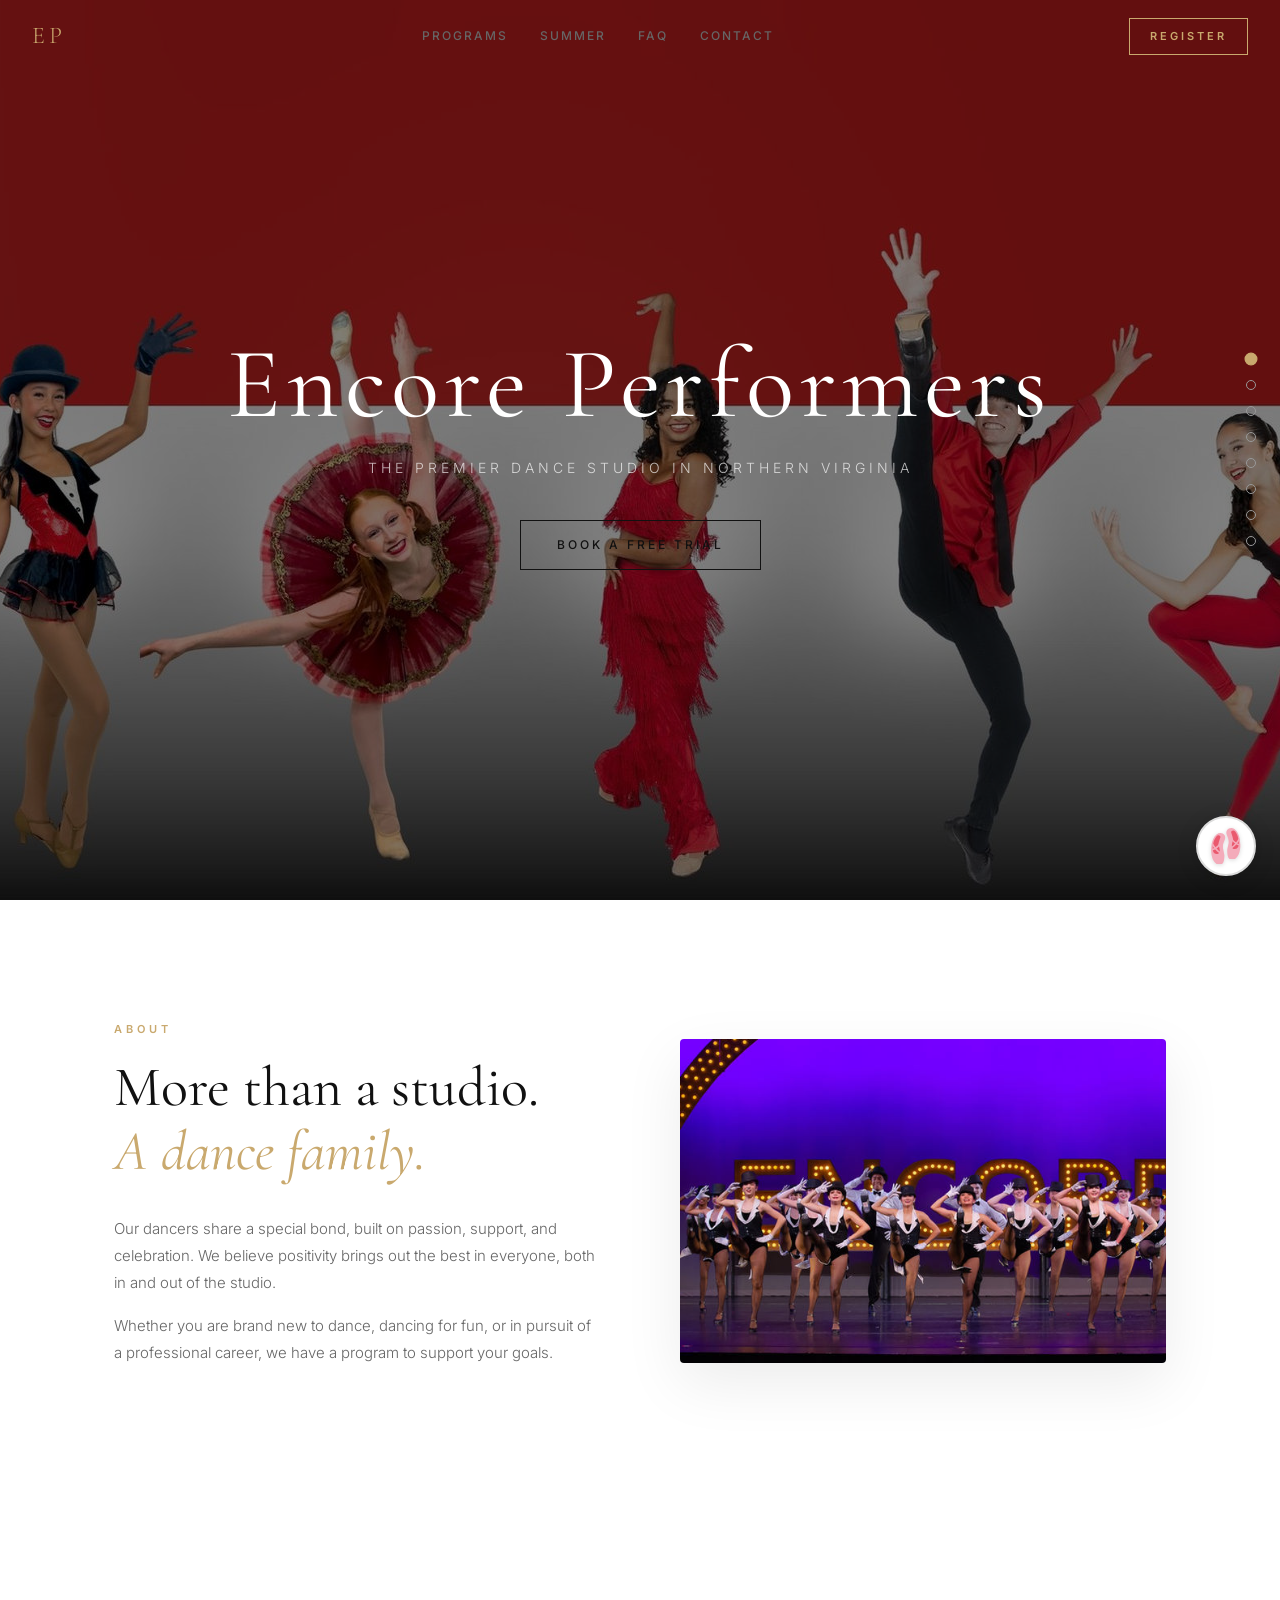
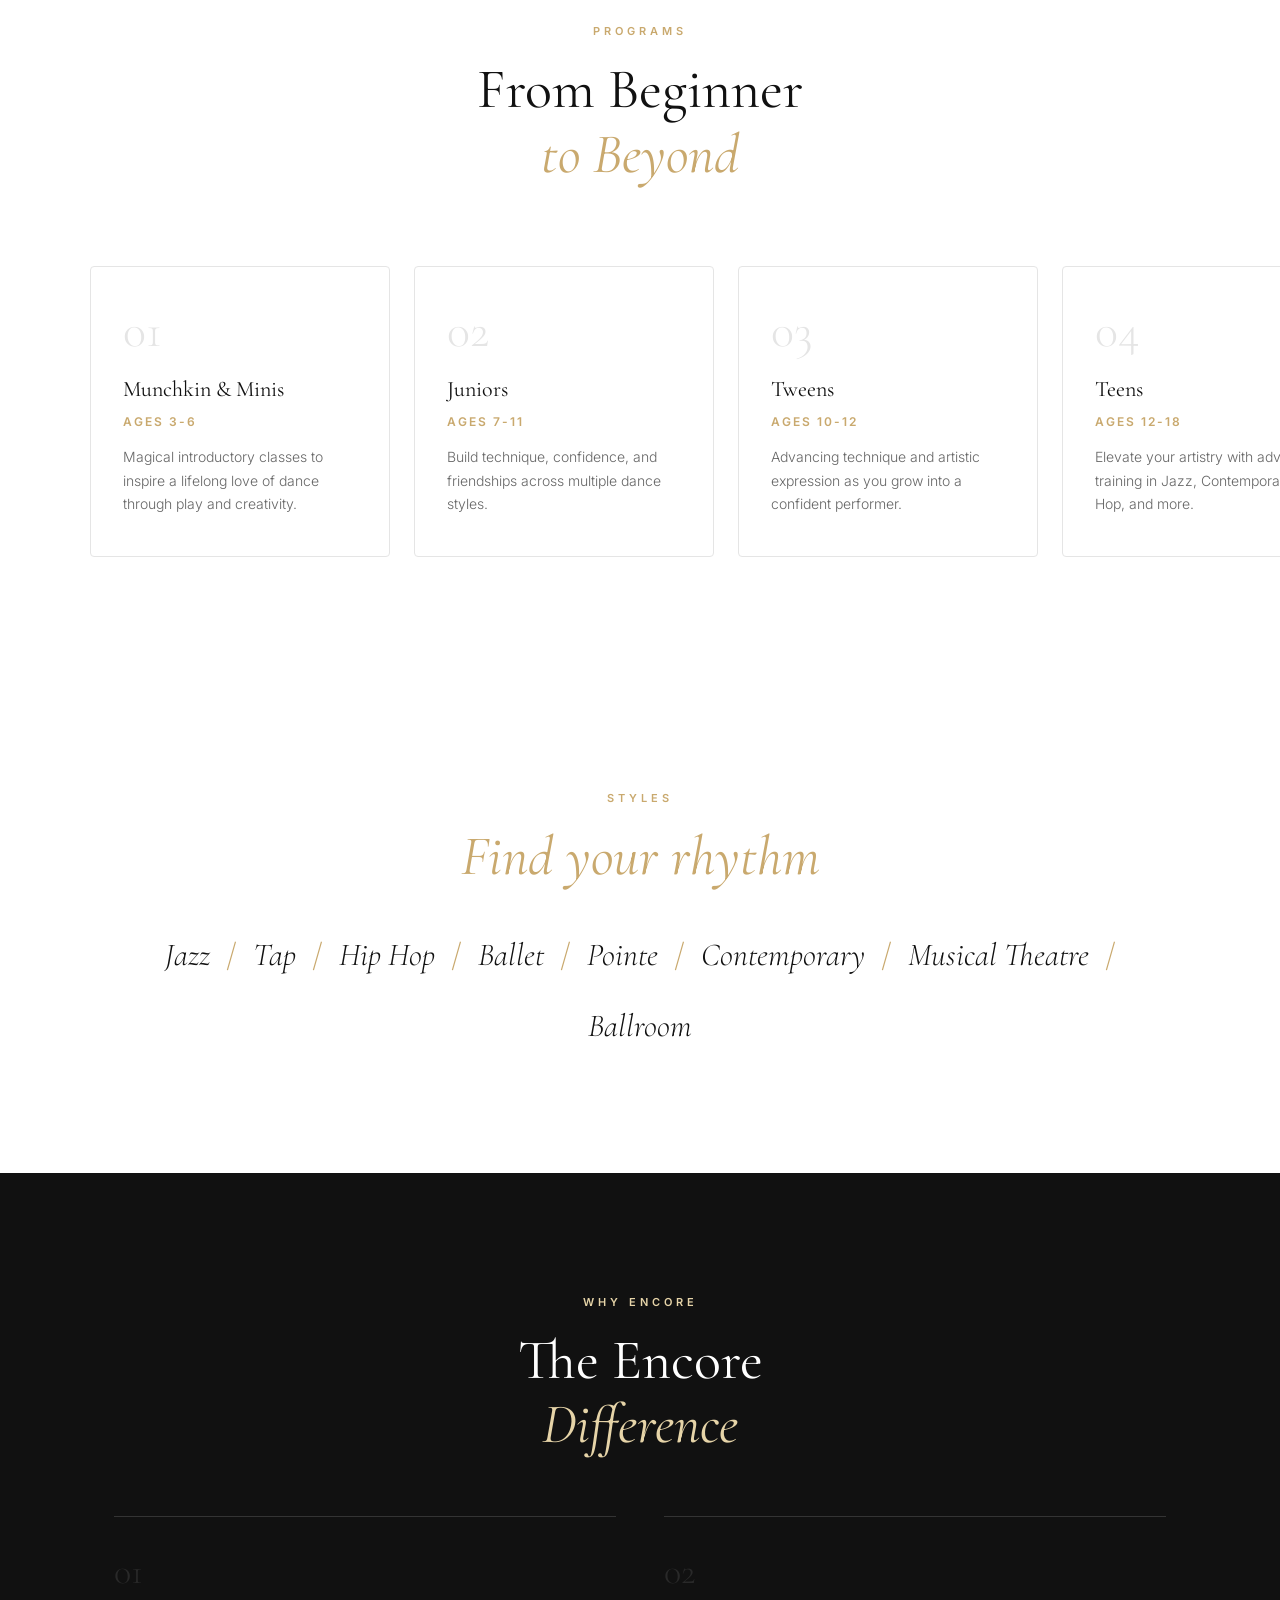
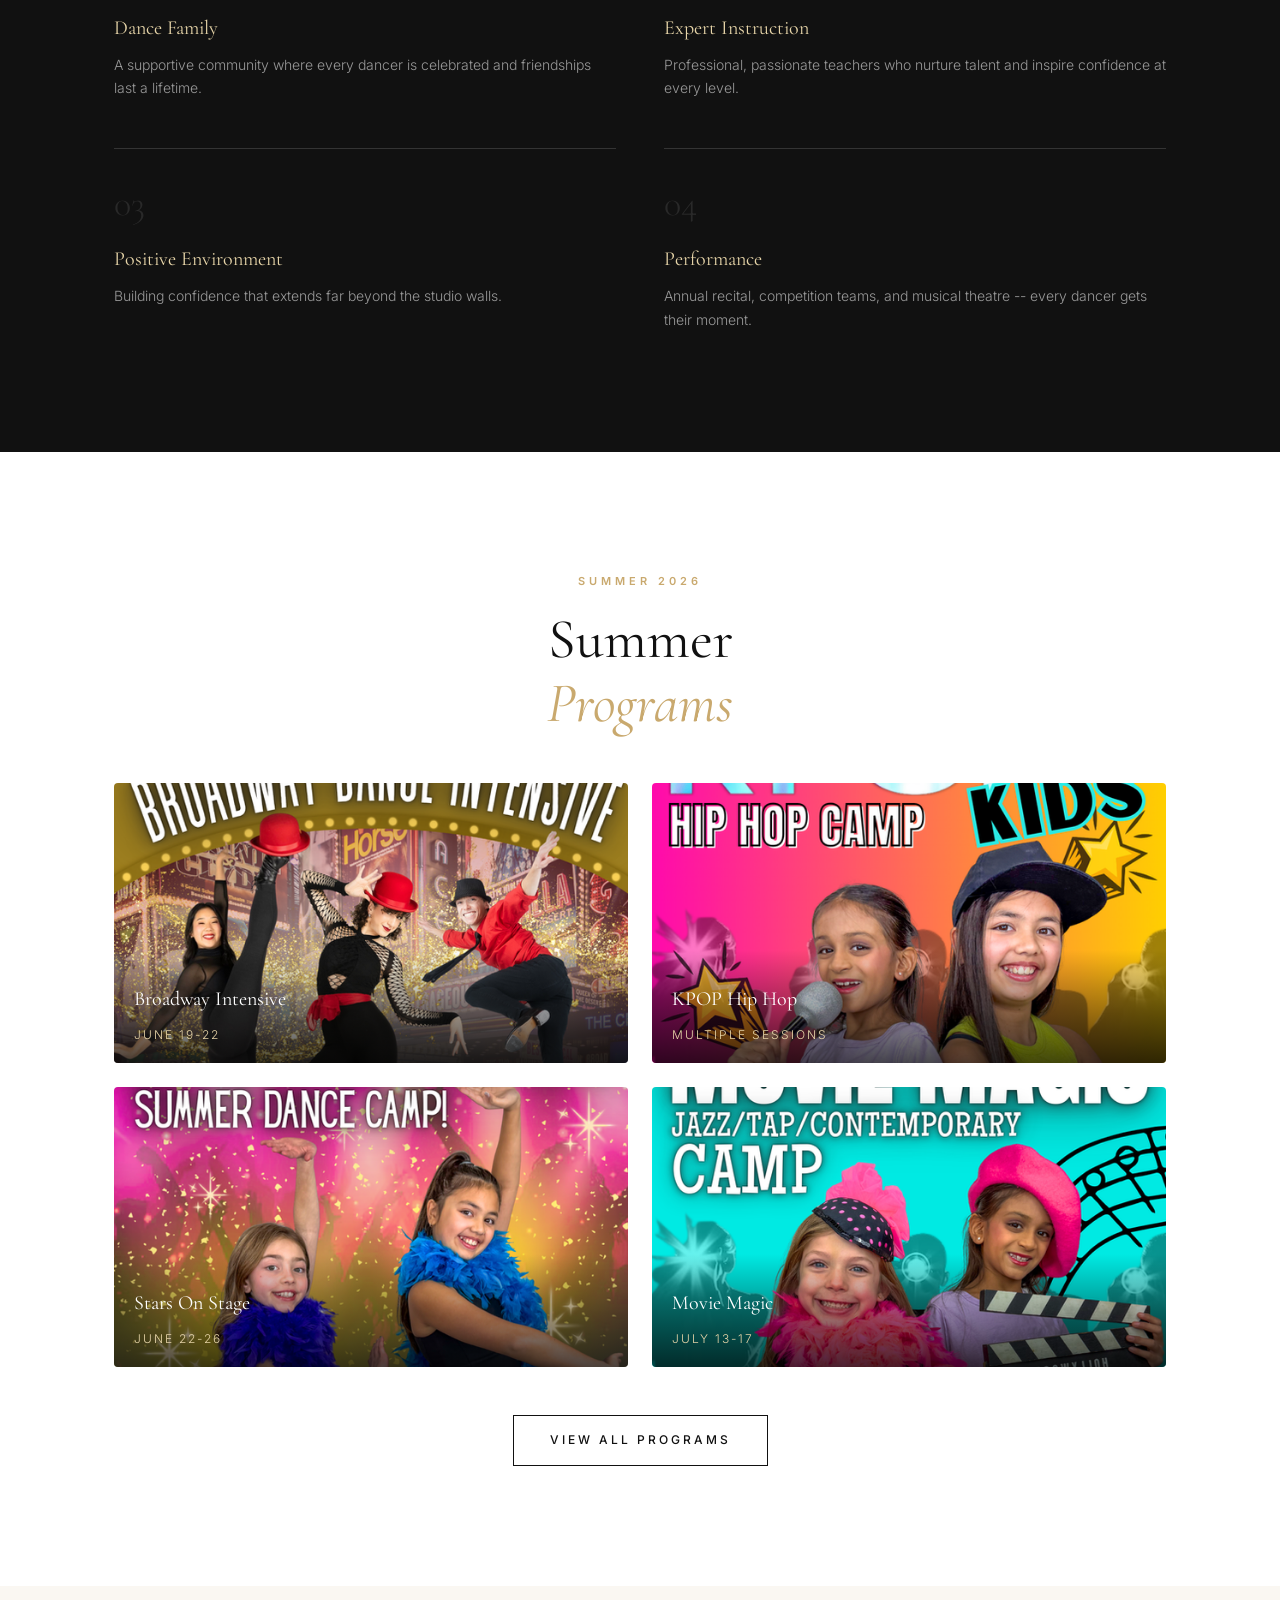
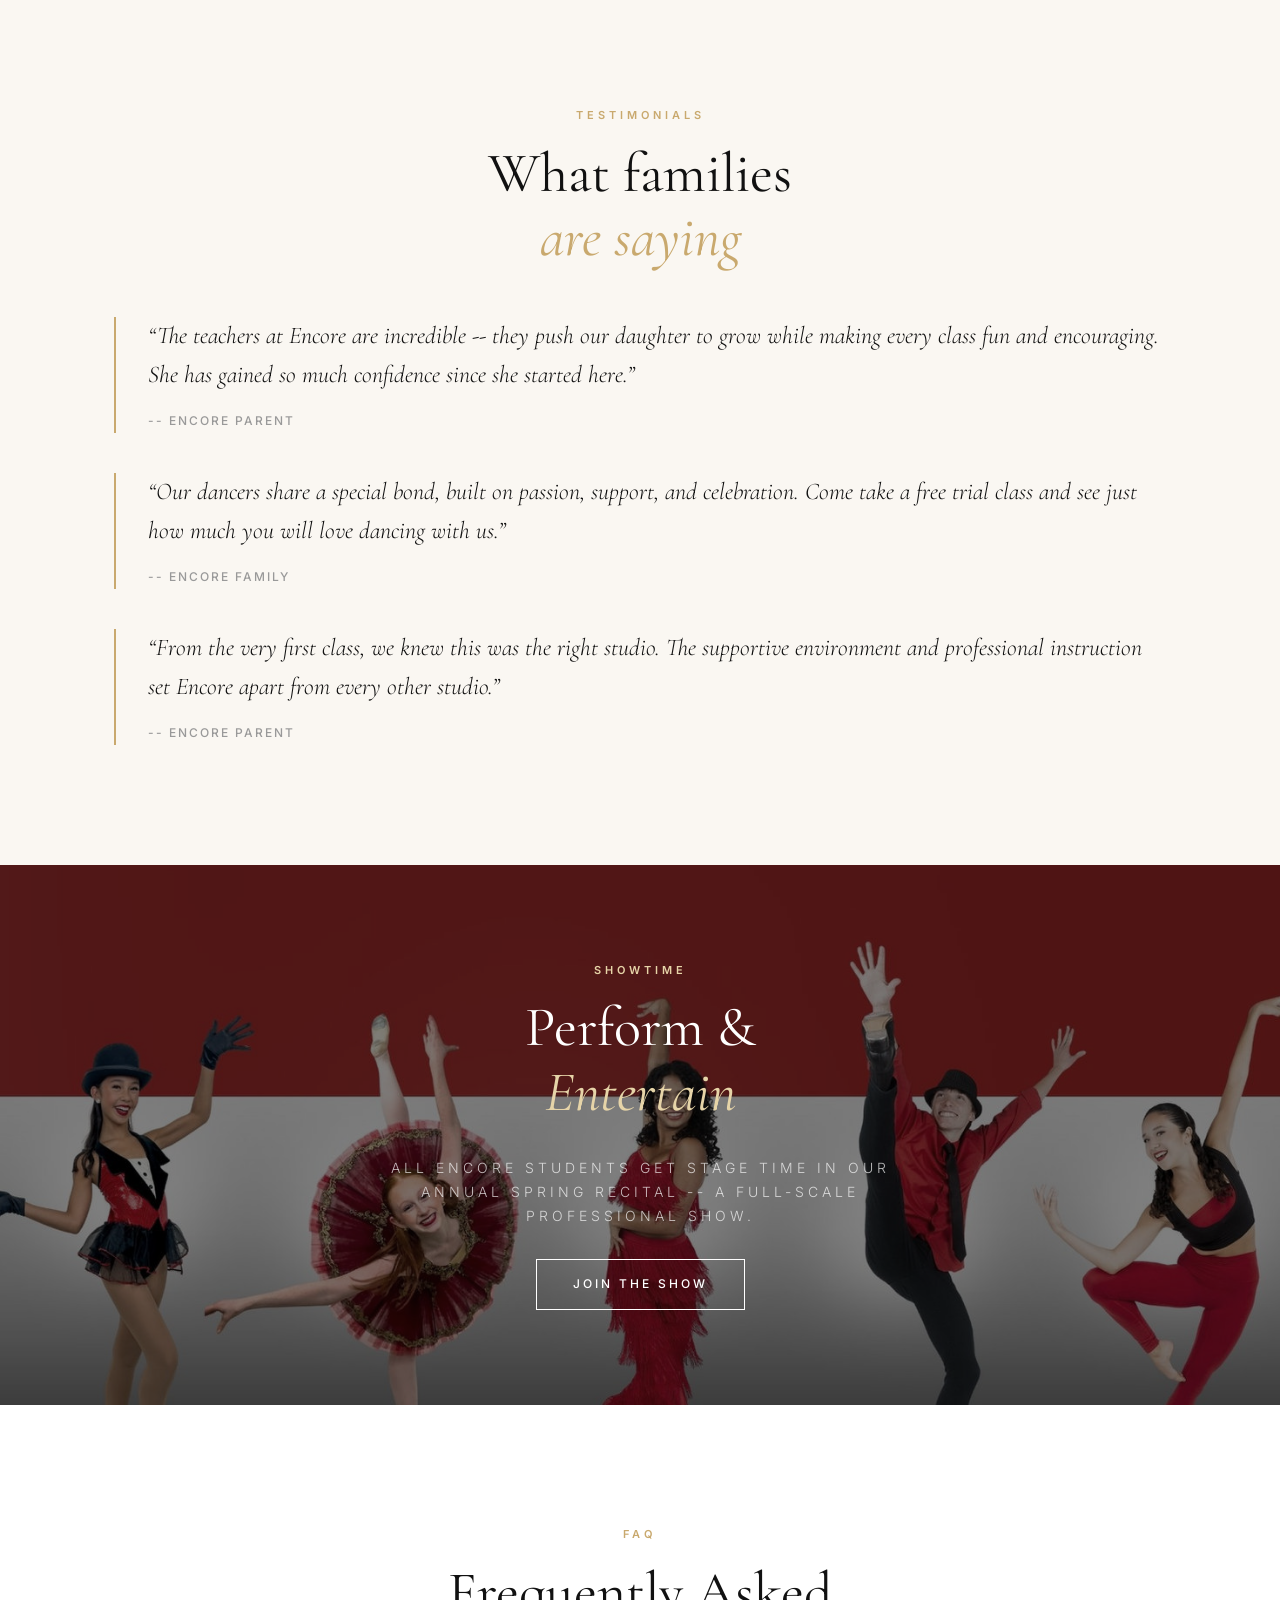
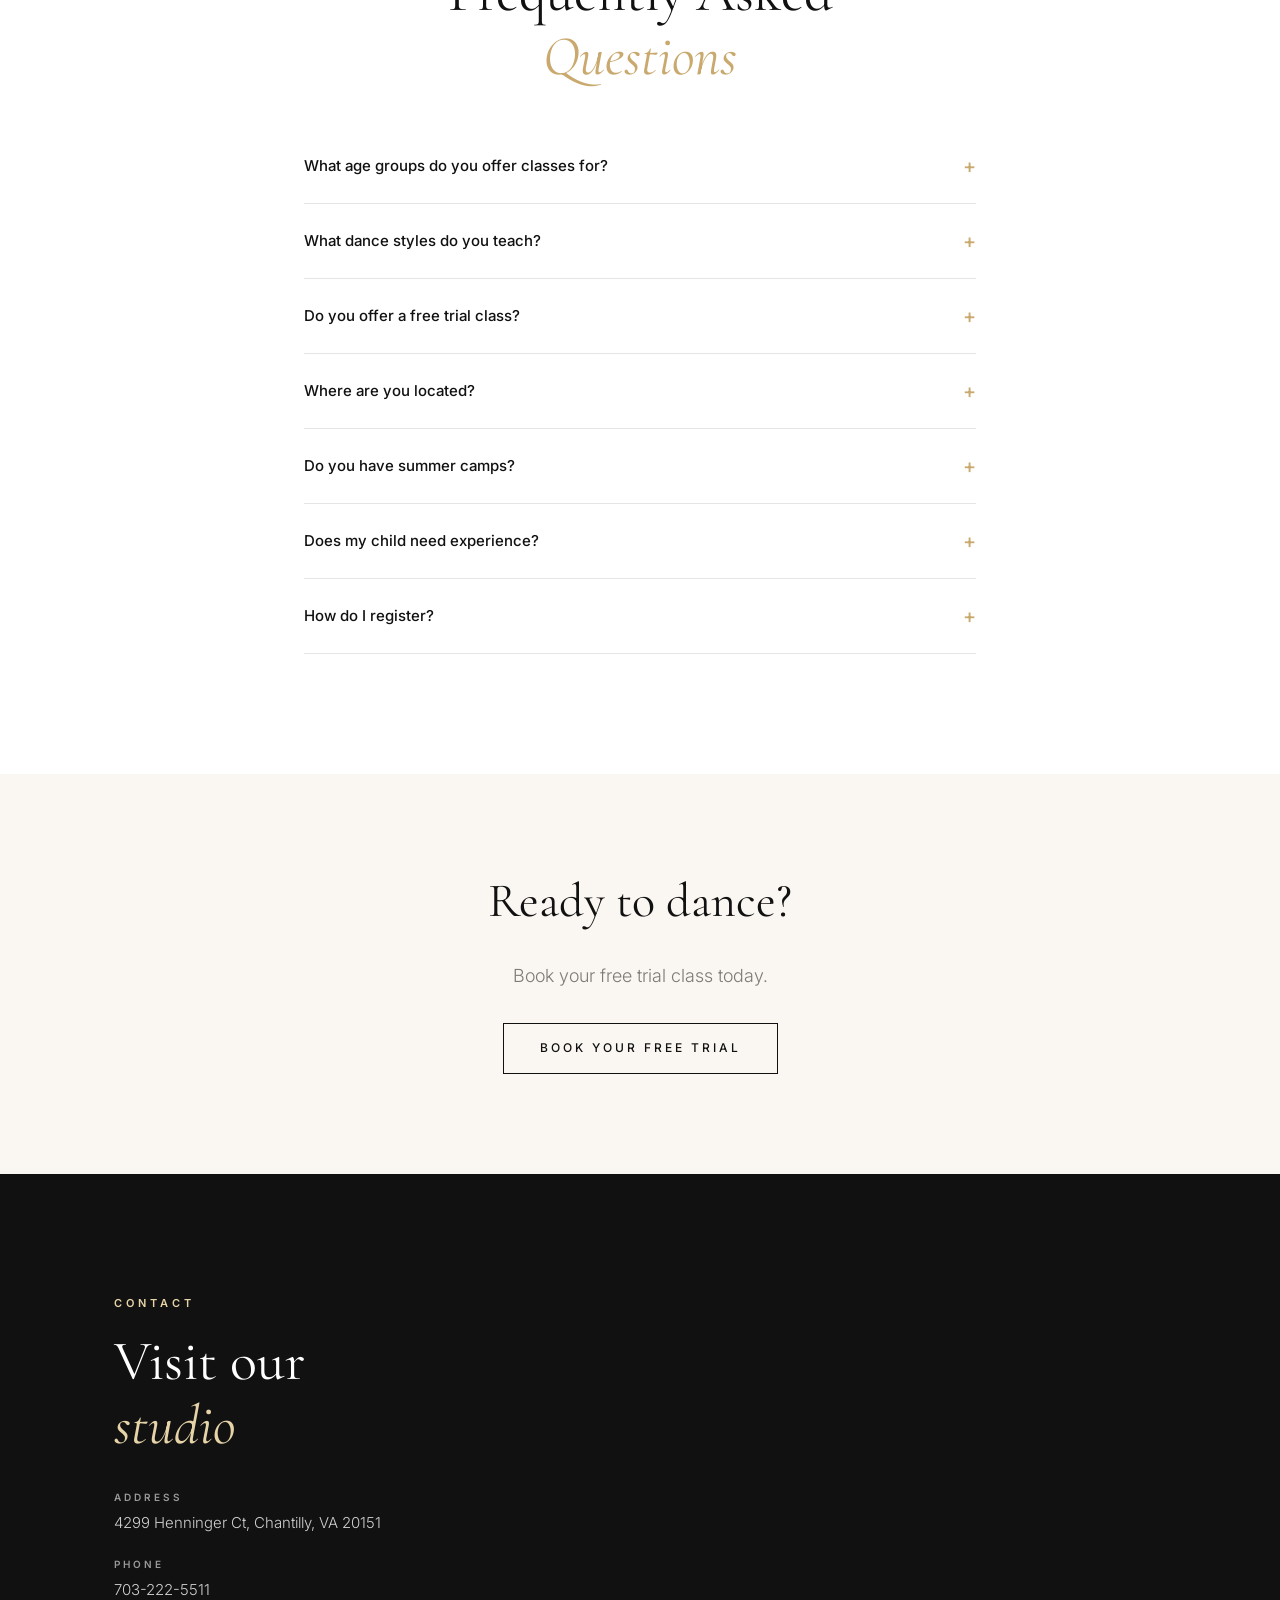
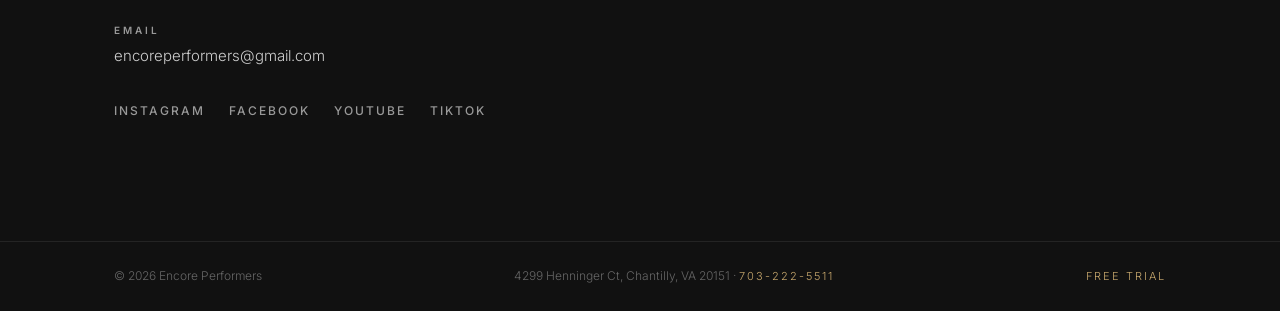
<file: mockup-3/index.html>
<!DOCTYPE html>
<html lang="en">
<head>
  <meta charset="UTF-8" />
  <meta name="viewport" content="width=device-width, initial-scale=1.0" />
  <title>Encore Performers | Premier Dance Studio in Chantilly, VA | Northern Virginia</title>
  <meta name="description" content="Encore Performers is the premier dance studio in Chantilly, VA offering Jazz, Tap, Hip Hop, Ballet, Contemporary, and Musical Theatre classes for ages 3 through teen. Book a FREE trial class today!" />
  <meta name="keywords" content="dance studio Chantilly VA, dance classes Northern Virginia, kids dance classes, ballet, hip hop, jazz, tap, dance recital, summer dance camp" />
  <link rel="canonical" href="https://www.encoreperformers.com/" />

  <meta property="og:title" content="Encore Performers | The Place To Dance" />
  <meta property="og:description" content="Premier dance studio in Northern Virginia. Jazz, Tap, Hip Hop, Ballet, Contemporary & more for ages 3-18. Book a FREE trial class!" />
  <meta property="og:image" content="../shared/images/hero-studio.jpg" />
  <meta property="og:url" content="https://www.encoreperformers.com/" />
  <meta property="og:type" content="website" />

  <script type="application/ld+json">
  {
    "@context": "https://schema.org",
    "@type": "DanceSchool",
    "name": "Encore Performers",
    "description": "The premier dance studio in Northern Virginia offering Jazz, Tap, Hip Hop, Ballet, Contemporary, Musical Theatre, and Ballroom classes for ages 3 through teen.",
    "url": "https://www.encoreperformers.com",
    "telephone": "+1-703-222-5511",
    "email": "encoreperformers@gmail.com",
    "address": {"@type":"PostalAddress","streetAddress":"4299 Henninger Ct","addressLocality":"Chantilly","addressRegion":"VA","postalCode":"20151","addressCountry":"US"},
    "sameAs": ["https://www.instagram.com/encoreperformers/","https://www.facebook.com/EncorePerformersDance","https://www.youtube.com/@encoreperformers5558","https://www.tiktok.com/@encoreperformers96"]
  }
  </script>
  <script type="application/ld+json">
  {
    "@context": "https://schema.org",
    "@type": "FAQPage",
    "mainEntity": [
      {"@type":"Question","name":"What age groups does Encore Performers offer dance classes for?","acceptedAnswer":{"@type":"Answer","text":"Ages 3-18: Munchkin & Minis (3-6), Juniors (7-11), Tweens (10-12), Teens (12-18), plus ITP and ETAP competitive programs."}},
      {"@type":"Question","name":"What dance styles does Encore Performers teach?","acceptedAnswer":{"@type":"Answer","text":"Jazz, Tap, Hip Hop, Ballet/Pointe, Contemporary, Musical Theatre, Ballroom, and more for all skill levels."}},
      {"@type":"Question","name":"Does Encore Performers offer a free trial class?","acceptedAnswer":{"@type":"Answer","text":"Yes! Book a FREE trial at encoreperformers1.dncestudios.com/get-started-new or call 703-222-5511."}},
      {"@type":"Question","name":"Where is Encore Performers located?","acceptedAnswer":{"@type":"Answer","text":"4299 Henninger Ct, Chantilly, VA 20151, in Northern Virginia."}},
      {"@type":"Question","name":"Does Encore Performers have summer camps?","acceptedAnswer":{"@type":"Answer","text":"Yes! Mini Camps (ages 4-6), themed Dance Camps (ages 6-13), Intensives, and evening summer classes."}}
    ]
  }
  </script>

  <link rel="preconnect" href="https://fonts.googleapis.com" />
  <link rel="preconnect" href="https://fonts.gstatic.com" crossorigin />
  <link href="https://fonts.googleapis.com/css2?family=Cormorant+Garamond:ital,wght@0,400;0,600;0,700;1,400&family=Inter:wght@300;400;500;600&display=swap" rel="stylesheet" />

  <link rel="stylesheet" href="styles.css" />
</head>
<body>
  <!-- Side Navigation Dots -->
  <nav id="side-nav" aria-label="Section navigation">
    <a href="#hero" class="dot active" aria-label="Hero"></a>
    <a href="#about" class="dot" aria-label="About"></a>
    <a href="#programs" class="dot" aria-label="Programs"></a>
    <a href="#why" class="dot" aria-label="Why Encore"></a>
    <a href="#summer" class="dot" aria-label="Summer"></a>
    <a href="#testimonials" class="dot" aria-label="Testimonials"></a>
    <a href="#faq" class="dot" aria-label="FAQ"></a>
    <a href="#contact" class="dot" aria-label="Contact"></a>
  </nav>

  <!-- Top Bar -->
  <nav id="topbar">
    <a href="#hero" class="topbar-logo">EP</a>
    <div class="topbar-links">
      <a href="#programs">Programs</a>
      <a href="#summer">Summer</a>
      <a href="#faq">FAQ</a>
      <a href="#contact">Contact</a>
    </div>
    <a href="https://encoreperformers1.dncestudios.com/get-started-new" class="topbar-cta" target="_blank" rel="noopener">Register</a>
  </nav>

  <!-- Hero -->
  <section id="hero" class="full-section">
    <img src="../shared/images/hero-studio.jpg" alt="Encore Performers dance studio Chantilly Virginia" class="hero-bg" />
    <div class="hero-overlay"></div>
    <div class="hero-content">
      <h1 class="fade-in">Encore Performers</h1>
      <p class="hero-sub fade-in delay-1">The Premier Dance Studio in Northern Virginia</p>
      <a href="https://encoreperformers1.dncestudios.com/get-started-new" class="btn-minimal fade-in delay-2" target="_blank" rel="noopener">Book a Free Trial</a>
    </div>
  </section>

  <main>
    <!-- About -->
    <section id="about" class="section">
      <div class="split">
        <div class="split-text cin-reveal">
          <span class="overline">About</span>
          <h2>More than a studio.<br /><em>A dance family.</em></h2>
          <p>Our dancers share a special bond, built on passion, support, and celebration. We believe positivity brings out the best in everyone, both in and out of the studio.</p>
          <p>Whether you are brand new to dance, dancing for fun, or in pursuit of a professional career, we have a program to support your goals.</p>
        </div>
        <div class="split-image cin-reveal">
          <img src="../shared/images/class-munchkin.jpg" alt="Young dancers in class at Encore Performers" loading="lazy" />
        </div>
      </div>
    </section>

    <!-- Programs - Horizontal Scroll -->
    <section id="programs" class="section section-full">
      <div class="container">
        <span class="overline center-text">Programs</span>
        <h2 class="center-text">From Beginner<br /><em>to Beyond</em></h2>
      </div>
      <div class="hscroll-container">
        <div class="hscroll-track" id="hscroll-track">
          <a href="https://encoreperformers1.dncestudios.com/get-started-new" target="_blank" rel="noopener" class="hscroll-card">
            <span class="card-number">01</span>
            <h3>Munchkin & Minis</h3>
            <p class="card-age">Ages 3-6</p>
            <p>Magical introductory classes to inspire a lifelong love of dance through play and creativity.</p>
          </a>
          <a href="https://encoreperformers1.dncestudios.com/get-started-new" target="_blank" rel="noopener" class="hscroll-card">
            <span class="card-number">02</span>
            <h3>Juniors</h3>
            <p class="card-age">Ages 7-11</p>
            <p>Build technique, confidence, and friendships across multiple dance styles.</p>
          </a>
          <a href="https://encoreperformers1.dncestudios.com/get-started-new" target="_blank" rel="noopener" class="hscroll-card">
            <span class="card-number">03</span>
            <h3>Tweens</h3>
            <p class="card-age">Ages 10-12</p>
            <p>Advancing technique and artistic expression as you grow into a confident performer.</p>
          </a>
          <a href="https://encoreperformers1.dncestudios.com/get-started-new" target="_blank" rel="noopener" class="hscroll-card">
            <span class="card-number">04</span>
            <h3>Teens</h3>
            <p class="card-age">Ages 12-18</p>
            <p>Elevate your artistry with advanced training in Jazz, Contemporary, Hip Hop, and more.</p>
          </a>
          <a href="https://encoreperformers1.dncestudios.com/get-started-new" target="_blank" rel="noopener" class="hscroll-card card-accent">
            <span class="card-number">05</span>
            <h3>ITP & ETAP</h3>
            <p class="card-age">Advanced / Competitive</p>
            <p>Intensive, competition-level training for dedicated dancers pursuing excellence.</p>
          </a>
        </div>
      </div>
    </section>

    <!-- Dance Styles -->
    <section class="section">
      <div class="container center-text">
        <span class="overline">Styles</span>
        <h2><em>Find your rhythm</em></h2>
        <div class="style-list cin-reveal">
          <span>Jazz</span>
          <span class="sep">/</span>
          <span>Tap</span>
          <span class="sep">/</span>
          <span>Hip Hop</span>
          <span class="sep">/</span>
          <span>Ballet</span>
          <span class="sep">/</span>
          <span>Pointe</span>
          <span class="sep">/</span>
          <span>Contemporary</span>
          <span class="sep">/</span>
          <span>Musical Theatre</span>
          <span class="sep">/</span>
          <span>Ballroom</span>
        </div>
      </div>
    </section>

    <!-- Why Encore -->
    <section id="why" class="section section-dark">
      <div class="container">
        <span class="overline center-text light">Why Encore</span>
        <h2 class="center-text light">The Encore<br /><em>Difference</em></h2>
        <div class="values-grid">
          <div class="value-item cin-reveal">
            <span class="value-num">01</span>
            <h3>Dance Family</h3>
            <p>A supportive community where every dancer is celebrated and friendships last a lifetime.</p>
          </div>
          <div class="value-item cin-reveal">
            <span class="value-num">02</span>
            <h3>Expert Instruction</h3>
            <p>Professional, passionate teachers who nurture talent and inspire confidence at every level.</p>
          </div>
          <div class="value-item cin-reveal">
            <span class="value-num">03</span>
            <h3>Positive Environment</h3>
            <p>Building confidence that extends far beyond the studio walls.</p>
          </div>
          <div class="value-item cin-reveal">
            <span class="value-num">04</span>
            <h3>Performance</h3>
            <p>Annual recital, competition teams, and musical theatre -- every dancer gets their moment.</p>
          </div>
        </div>
      </div>
    </section>

    <!-- Summer -->
    <section id="summer" class="section">
      <div class="container">
        <span class="overline center-text">Summer 2026</span>
        <h2 class="center-text">Summer<br /><em>Programs</em></h2>
        <div class="summer-grid">
          <div class="summer-item cin-reveal">
            <img src="../shared/images/summer-camp.png" alt="Broadway Dance Intensive at Encore Performers" loading="lazy" />
            <div class="summer-caption">
              <h3>Broadway Intensive</h3>
              <span>June 19-22</span>
            </div>
          </div>
          <div class="summer-item cin-reveal">
            <img src="../shared/images/kpop-camp.png" alt="KPOP Hip Hop Camp at Encore Performers" loading="lazy" />
            <div class="summer-caption">
              <h3>KPOP Hip Hop</h3>
              <span>Multiple Sessions</span>
            </div>
          </div>
          <div class="summer-item cin-reveal">
            <img src="../shared/images/broadway-camp.png" alt="Stars On Stage Camp at Encore Performers" loading="lazy" />
            <div class="summer-caption">
              <h3>Stars On Stage</h3>
              <span>June 22-26</span>
            </div>
          </div>
          <div class="summer-item cin-reveal">
            <img src="../shared/images/movie-camp.png" alt="Movie Magic Camp at Encore Performers" loading="lazy" />
            <div class="summer-caption">
              <h3>Movie Magic</h3>
              <span>July 13-17</span>
            </div>
          </div>
        </div>
        <div class="center-text" style="margin-top: 3rem;">
          <a href="https://app.gostudiopro.com/online/classes.php?account_id=27537" class="btn-minimal" target="_blank" rel="noopener">View All Programs</a>
        </div>
      </div>
    </section>

    <!-- Testimonials -->
    <section id="testimonials" class="section section-warm">
      <div class="container">
        <span class="overline center-text">Testimonials</span>
        <h2 class="center-text">What families<br /><em>are saying</em></h2>
        <div class="testimonials-list">
          <blockquote class="cin-reveal">
            <p>&ldquo;The teachers at Encore are incredible -- they push our daughter to grow while making every class fun and encouraging. She has gained so much confidence since she started here.&rdquo;</p>
            <cite>-- Encore Parent</cite>
          </blockquote>
          <blockquote class="cin-reveal">
            <p>&ldquo;Our dancers share a special bond, built on passion, support, and celebration. Come take a free trial class and see just how much you will love dancing with us.&rdquo;</p>
            <cite>-- Encore Family</cite>
          </blockquote>
          <blockquote class="cin-reveal">
            <p>&ldquo;From the very first class, we knew this was the right studio. The supportive environment and professional instruction set Encore apart from every other studio.&rdquo;</p>
            <cite>-- Encore Parent</cite>
          </blockquote>
        </div>
      </div>
    </section>

    <!-- Showtime -->
    <section class="full-section full-section-short">
      <img src="../shared/images/hero-studio.jpg" alt="Encore Performers dance recital performance" class="hero-bg" loading="lazy" style="filter: grayscale(0.3);" />
      <div class="hero-overlay"></div>
      <div class="hero-content">
        <span class="overline light">Showtime</span>
        <h2 class="light" style="font-size: clamp(32px, 6vw, 56px);">Perform &<br /><em>Entertain</em></h2>
        <p class="hero-sub" style="max-width: 500px; margin: 0 auto 32px;">All Encore students get stage time in our annual spring recital -- a full-scale professional show.</p>
        <a href="https://encoreperformers1.dncestudios.com/get-started-new" class="btn-minimal btn-minimal-light" target="_blank" rel="noopener">Join the Show</a>
      </div>
    </section>

    <!-- FAQ -->
    <section id="faq" class="section">
      <div class="container container-narrow">
        <span class="overline center-text">FAQ</span>
        <h2 class="center-text">Frequently Asked<br /><em>Questions</em></h2>
        <div class="faq-list">
          <details class="faq-item cin-reveal">
            <summary>What age groups do you offer classes for?</summary>
            <p>Ages 3 through 18. Munchkin & Minis (3-6), Juniors (7-11), Tweens (10-12), Teens (12-18), plus advanced ITP and ETAP programs.</p>
          </details>
          <details class="faq-item cin-reveal">
            <summary>What dance styles do you teach?</summary>
            <p>Jazz, Tap, Hip Hop, Ballet/Pointe, Contemporary, Musical Theatre, Ballroom, and more. All skill levels welcome.</p>
          </details>
          <details class="faq-item cin-reveal">
            <summary>Do you offer a free trial class?</summary>
            <p>Yes! <a href="https://encoreperformers1.dncestudios.com/get-started-new" target="_blank" rel="noopener">Book your free trial here</a> or call 703-222-5511.</p>
          </details>
          <details class="faq-item cin-reveal">
            <summary>Where are you located?</summary>
            <p>4299 Henninger Ct, Chantilly, VA 20151, in Northern Virginia.</p>
          </details>
          <details class="faq-item cin-reveal">
            <summary>Do you have summer camps?</summary>
            <p>Yes! Mini Camps (4-6), themed Dance Camps (6-13), Intensives for advanced dancers, and evening summer classes.</p>
          </details>
          <details class="faq-item cin-reveal">
            <summary>Does my child need experience?</summary>
            <p>Not at all. We welcome beginners and offer classes at every level.</p>
          </details>
          <details class="faq-item cin-reveal">
            <summary>How do I register?</summary>
            <p>Through our <a href="https://app.gostudiopro.com/online/classes.php?account_id=27537" target="_blank" rel="noopener">Parent Portal</a> or start with a <a href="https://encoreperformers1.dncestudios.com/get-started-new" target="_blank" rel="noopener">free trial</a>. Call 703-222-5511 anytime.</p>
          </details>
        </div>
      </div>
    </section>

    <!-- CTA -->
    <section class="section section-cta">
      <div class="container center-text">
        <h2 style="color: var(--dark); font-size: clamp(32px, 5vw, 48px);">Ready to dance?</h2>
        <p style="color: rgba(0,0,0,0.5); margin-bottom: 32px; font-size: 18px;">Book your free trial class today.</p>
        <a href="https://encoreperformers1.dncestudios.com/get-started-new" class="btn-minimal" target="_blank" rel="noopener">Book Your Free Trial</a>
      </div>
    </section>

    <!-- Contact -->
    <section id="contact" class="section section-dark">
      <div class="container">
        <div class="contact-layout">
          <div class="contact-text cin-reveal">
            <span class="overline light">Contact</span>
            <h2 class="light">Visit our<br /><em>studio</em></h2>
            <div class="contact-list">
              <div class="contact-row">
                <strong>Address</strong>
                <p>4299 Henninger Ct, Chantilly, VA 20151</p>
              </div>
              <div class="contact-row">
                <strong>Phone</strong>
                <p><a href="tel:7032225511">703-222-5511</a></p>
              </div>
              <div class="contact-row">
                <strong>Email</strong>
                <p><a href="mailto:encoreperformers@gmail.com">encoreperformers@gmail.com</a></p>
              </div>
            </div>
            <div class="social-row">
              <a href="https://www.instagram.com/encoreperformers/" target="_blank" rel="noopener">Instagram</a>
              <a href="https://www.facebook.com/EncorePerformersDance" target="_blank" rel="noopener">Facebook</a>
              <a href="https://www.youtube.com/@encoreperformers5558" target="_blank" rel="noopener">YouTube</a>
              <a href="https://www.tiktok.com/@encoreperformers96" target="_blank" rel="noopener">TikTok</a>
            </div>
          </div>
          <div class="contact-map cin-reveal">
            <iframe src="https://www.google.com/maps/embed?pb=!1m18!1m12!1m3!1d3107.5!2d-77.432!3d38.8764!2m3!1f0!2f0!3f0!3m2!1i1024!2i768!4f13.1!3m3!1m2!1s0x89b64d8a0c0c7b8b%3A0x1234567890abcdef!2s4299+Henninger+Ct%2C+Chantilly%2C+VA+20151!5e0!3m2!1sen!2sus!4v1234567890" width="100%" height="400" style="border:0; border-radius:8px;" allowfullscreen="" loading="lazy" title="Encore Performers map"></iframe>
          </div>
        </div>
      </div>
    </section>
  </main>

  <!-- Footer -->
  <footer>
    <div class="container footer-row">
      <p>&copy; 2026 Encore Performers</p>
      <p>4299 Henninger Ct, Chantilly, VA 20151 &middot; <a href="tel:7032225511">703-222-5511</a></p>
      <a href="https://encoreperformers1.dncestudios.com/get-started-new" target="_blank" rel="noopener">Free Trial</a>
    </div>
  </footer>

  <!-- Floating Register Pill -->
  <a href="https://encoreperformers1.dncestudios.com/get-started-new" class="register-pill" id="register-pill" target="_blank" rel="noopener">Register</a>

  <!-- Chatbot -->
  <style>
    :root {
      --chatbot-primary: #c9a96e;
      --chatbot-bg: #1a1a1a;
      --chatbot-text: #ffffff;
      --chatbot-bubble-bot: #2a2a2a;
      --chatbot-bubble-user: #c9a96e;
      --chatbot-user-text: #1a1a1a;
    }
  </style>
  <script src="../shared/chatbot/chatbot.js" data-icon="9" defer></script>
  <script src="script.js" defer></script>
</body>
</html>
</file>
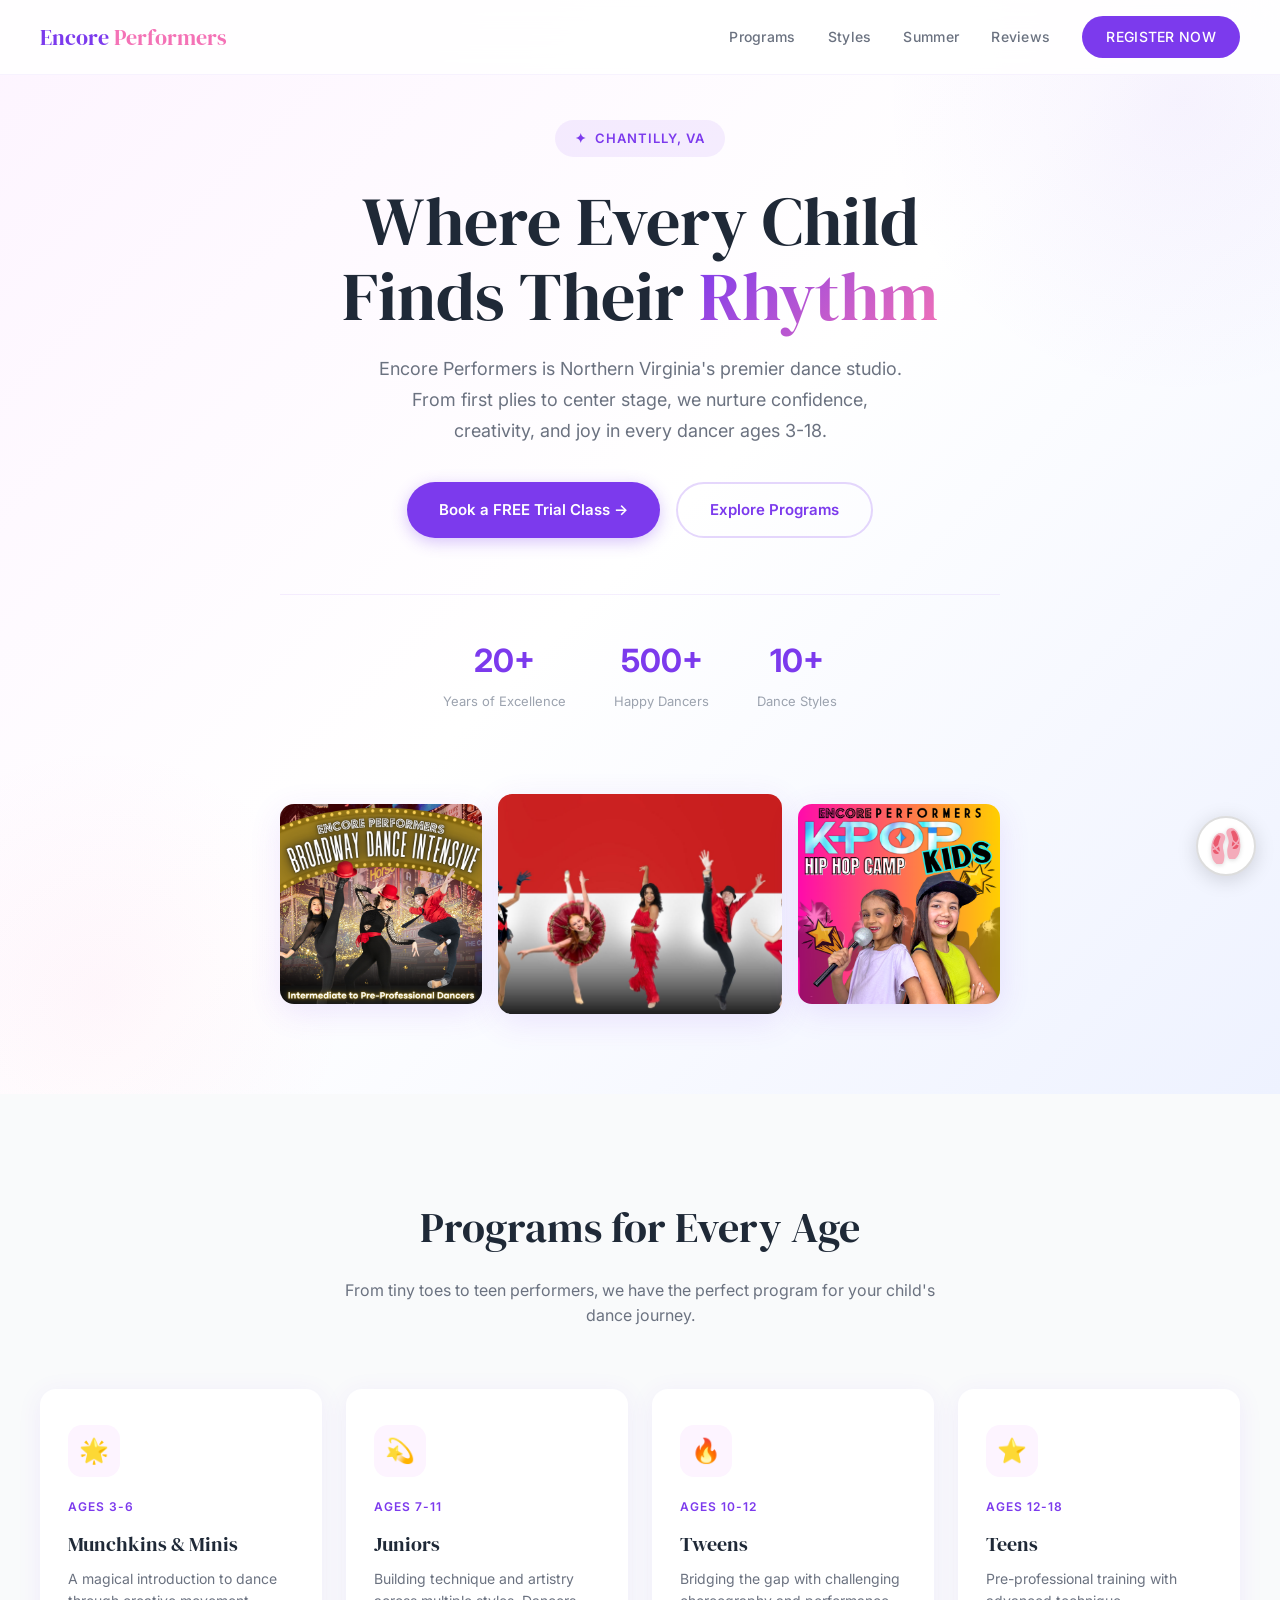
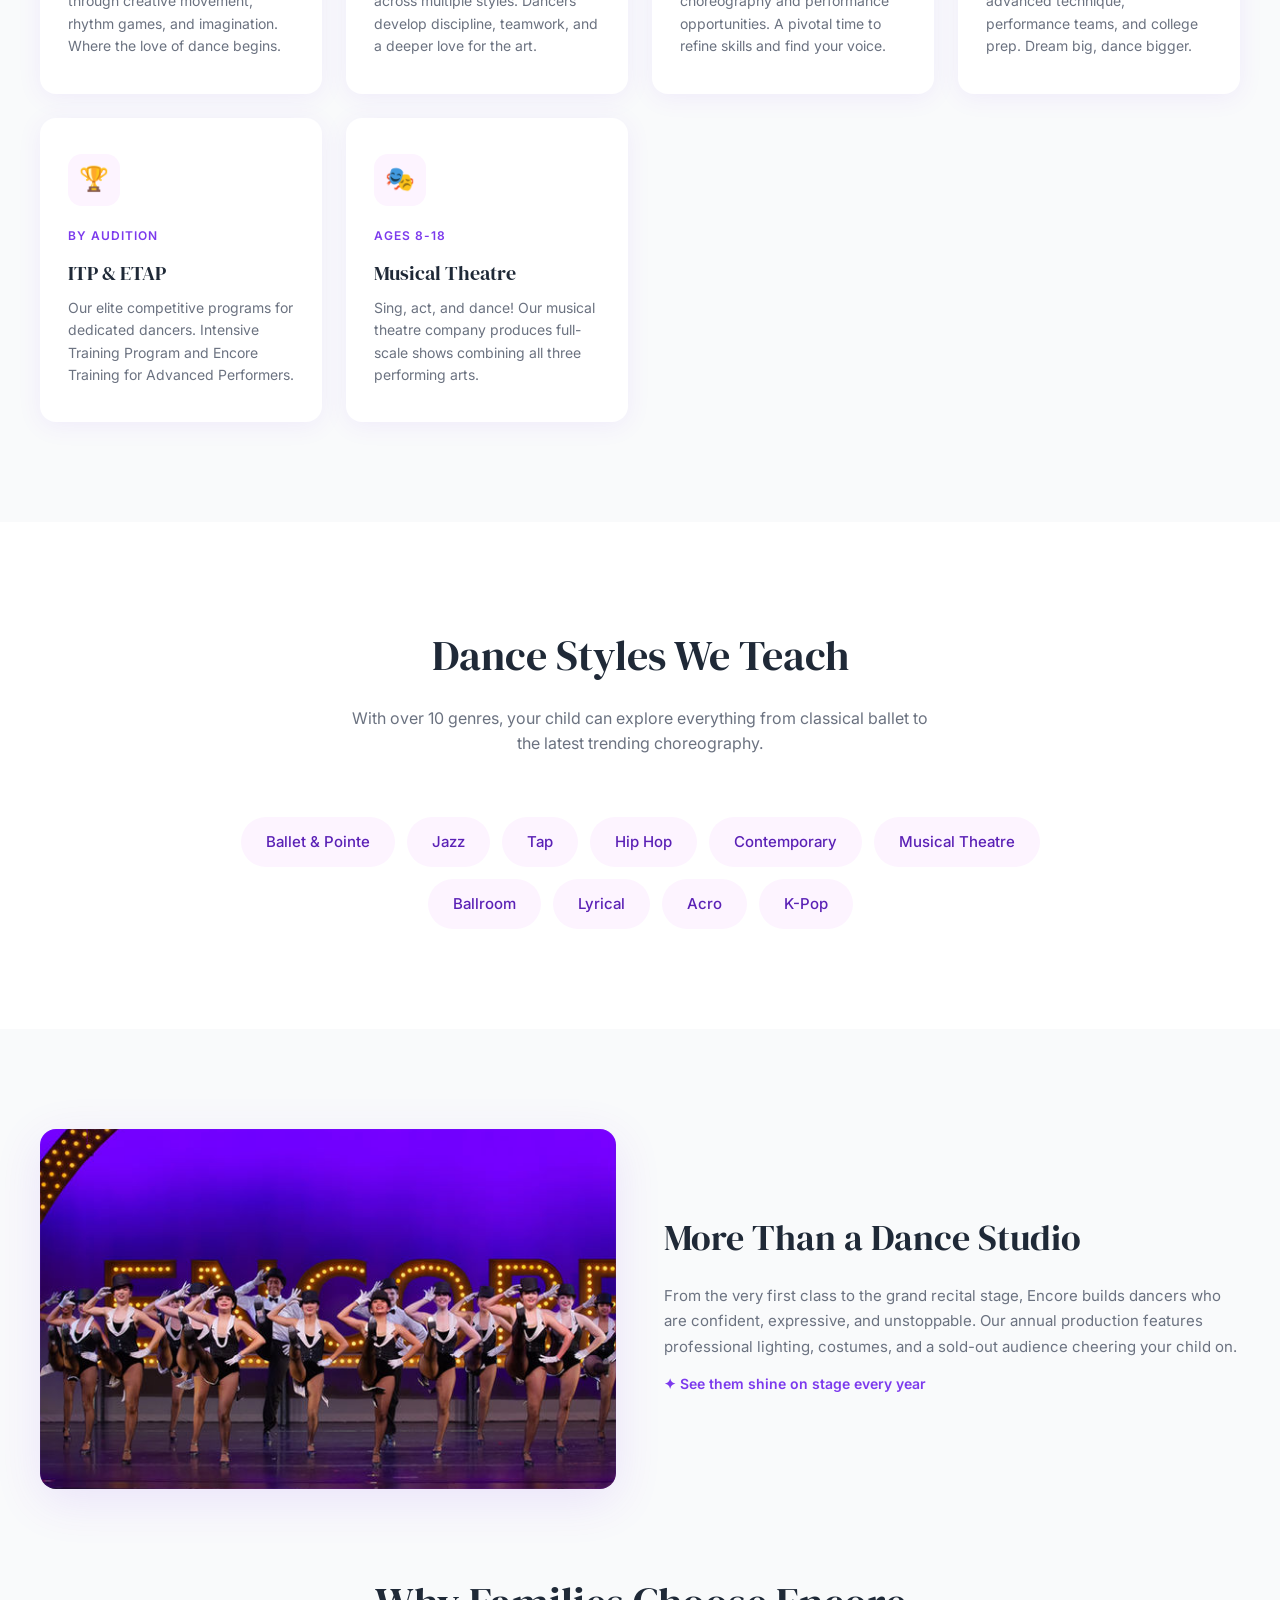
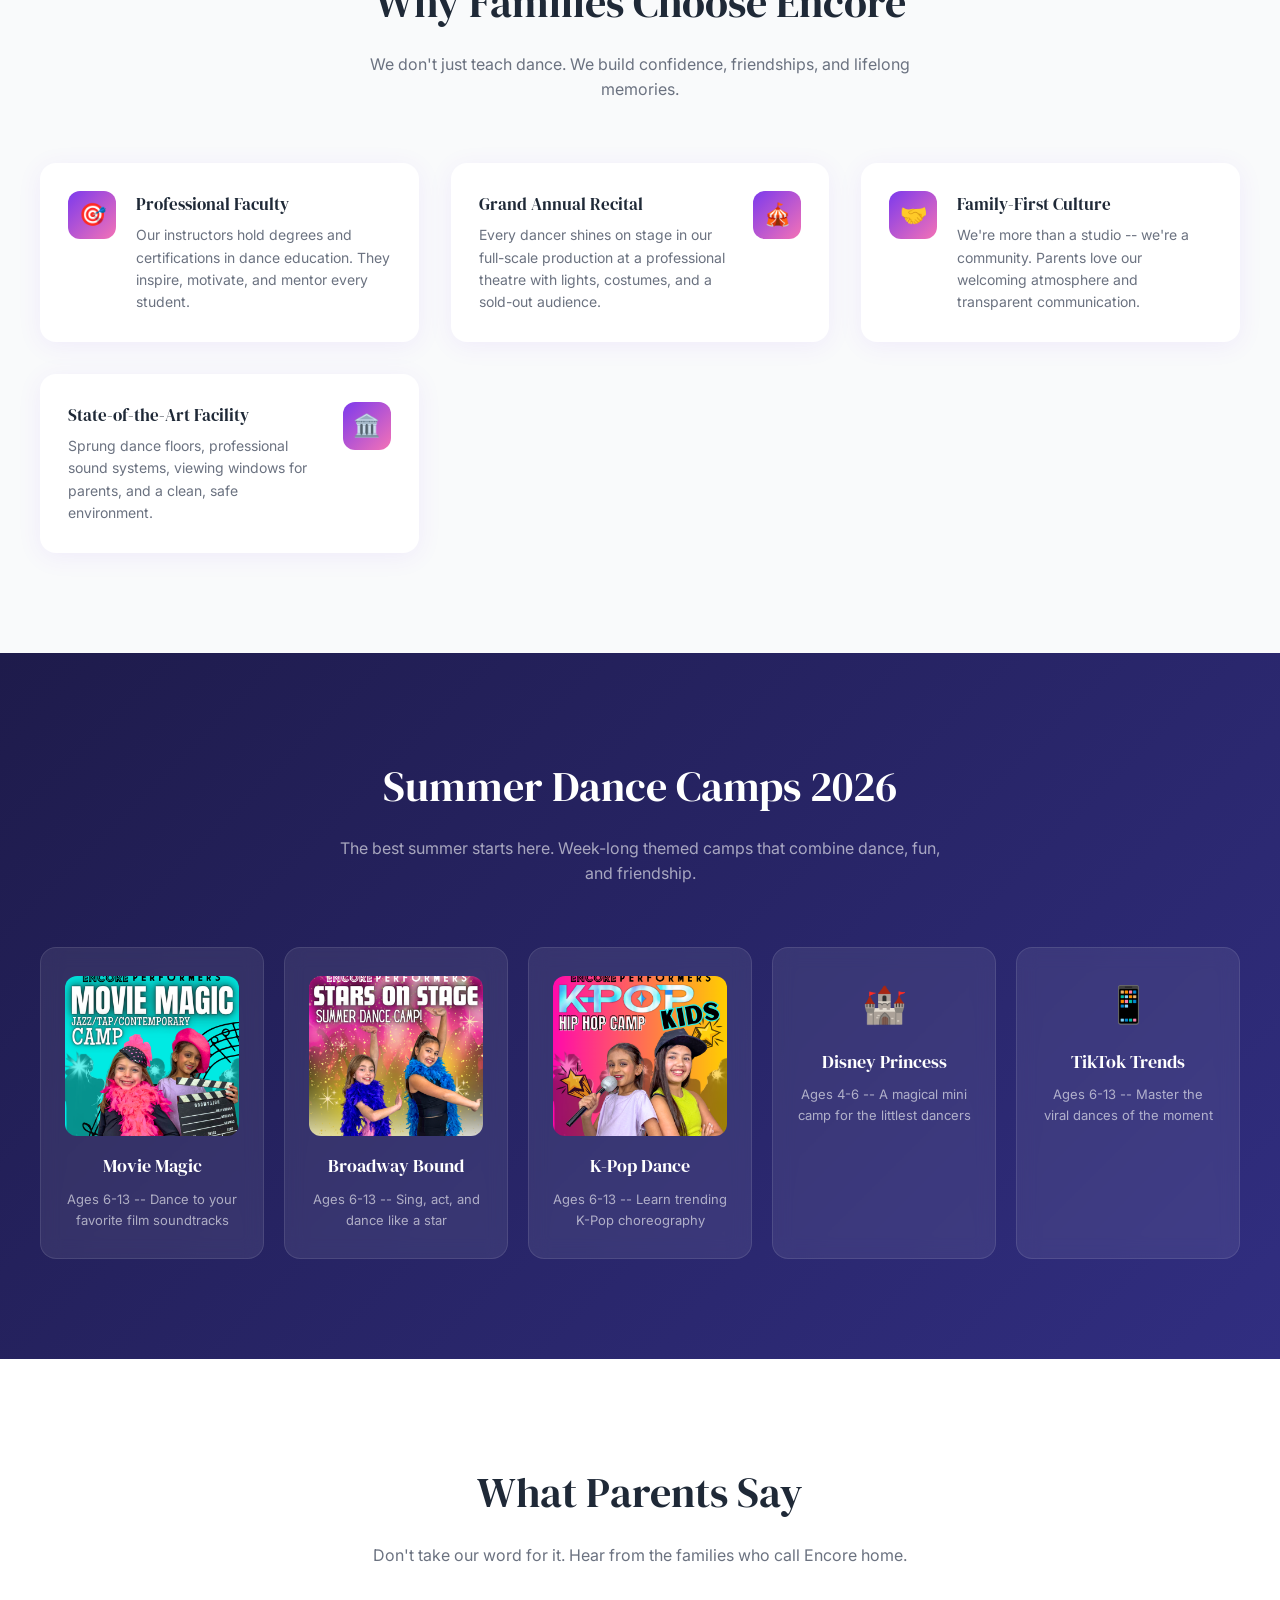
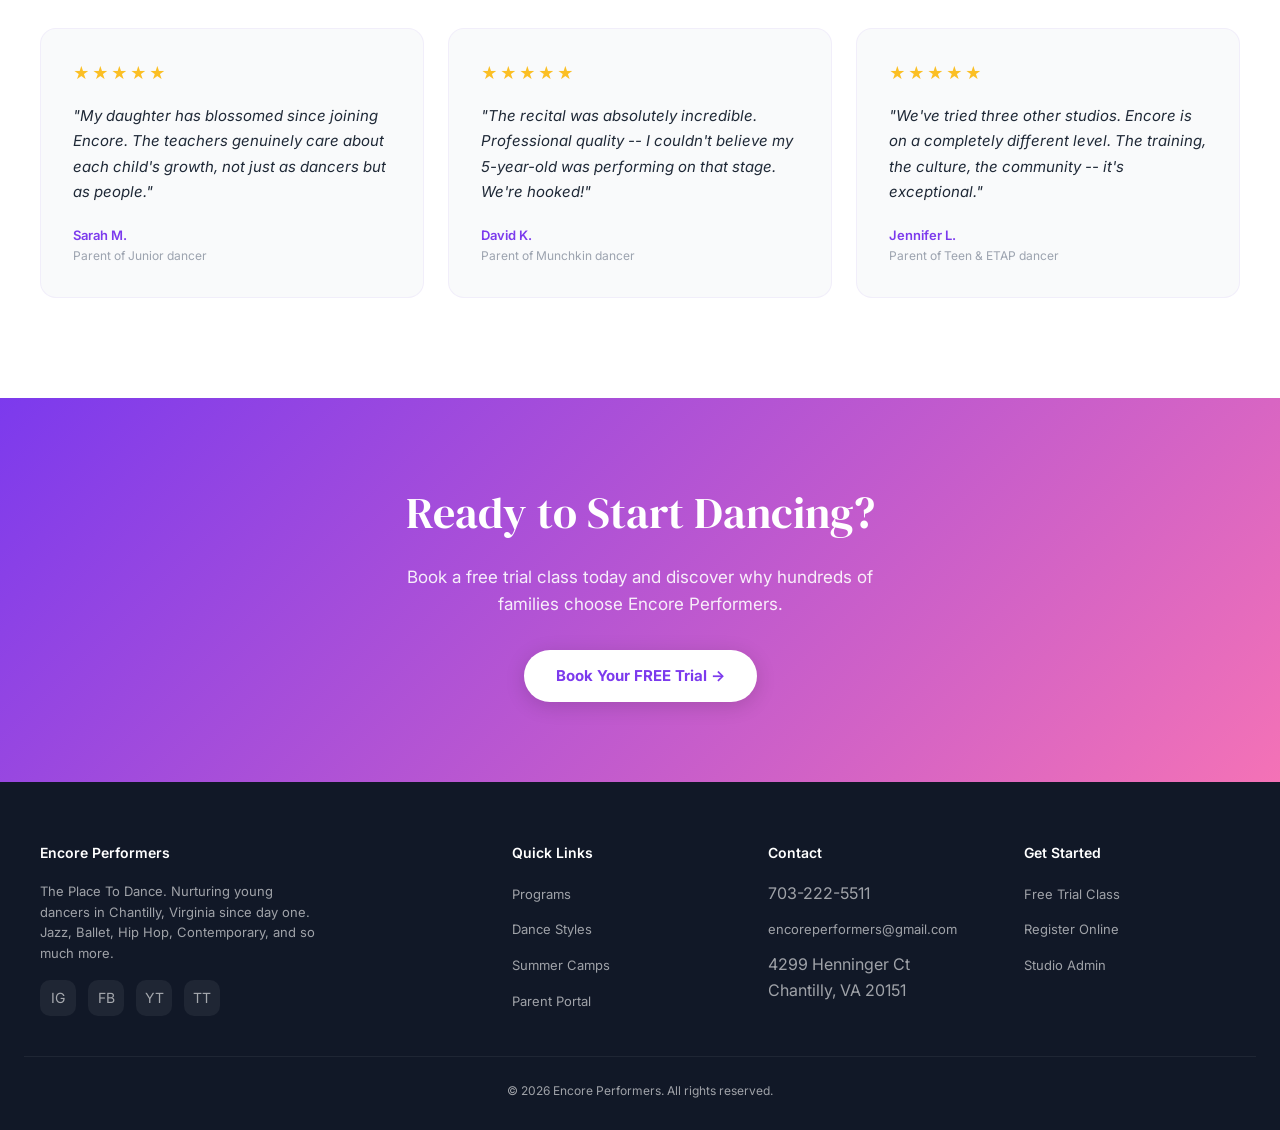
<file: mockup-4/index.html>
<!DOCTYPE html>
<html lang="en">
<head>
  <meta charset="UTF-8" />
  <meta name="viewport" content="width=device-width, initial-scale=1.0" />
  <title>Encore Performers | The Place To Dance - Chantilly, VA</title>
  <meta name="description" content="Encore Performers dance studio in Chantilly, VA. Jazz, Ballet, Hip Hop, Contemporary &amp; more for ages 3-18. Book a FREE trial class today!" />
  <meta name="keywords" content="dance studio Chantilly VA, ballet classes Northern Virginia, hip hop dance kids, dance recital, summer dance camps" />
  <link rel="canonical" href="https://hmartinezo.github.io/EncoreNewSite/mockup-4/" />
  <meta property="og:title" content="Encore Performers | The Place To Dance" />
  <meta property="og:description" content="Premier dance studio in Chantilly, VA. Ages 3-18. Jazz, Ballet, Hip Hop, Contemporary &amp; more." />
  <meta property="og:type" content="website" />
  <link rel="preconnect" href="https://fonts.googleapis.com" />
  <link rel="preconnect" href="https://fonts.gstatic.com" crossorigin />
  <link href="https://fonts.googleapis.com/css2?family=DM+Serif+Display&family=Inter:wght@400;500;600;700&display=swap" rel="stylesheet" />
  <style>
    *, *::before, *::after { margin: 0; padding: 0; box-sizing: border-box; }
    :root {
      --primary: #7C3AED;
      --primary-light: #A78BFA;
      --primary-dark: #5B21B6;
      --accent: #F472B6;
      --accent-light: #FBCFE8;
      --bg: #FFFFFF;
      --bg-alt: #F9FAFB;
      --bg-warm: #FDF4FF;
      --text: #1F2937;
      --text-light: #6B7280;
      --text-lighter: #9CA3AF;
      --radius: 16px;
      --shadow: 0 4px 24px rgba(124,58,237,0.08);
      --shadow-lg: 0 12px 48px rgba(124,58,237,0.12);
      --chatbot-primary: #7C3AED;
      --chatbot-bg: #1E1B4B;
      --chatbot-text: #ffffff;
      --chatbot-bubble-bot: #312E81;
      --chatbot-bubble-user: #7C3AED;
      --chatbot-user-text: #ffffff;
    }
    html { scroll-behavior: smooth; }
    body { font-family: 'Inter', sans-serif; color: var(--text); background: var(--bg); line-height: 1.6; overflow-x: hidden; }
    h1, h2, h3 { font-family: 'DM Serif Display', serif; font-weight: 400; }
    a { text-decoration: none; color: inherit; }
    img { max-width: 100%; display: block; }

    /* --- NAV --- */
    .nav {
      position: fixed; top: 0; left: 0; right: 0; z-index: 1000;
      padding: 16px 40px;
      display: flex; align-items: center; justify-content: space-between;
      background: rgba(255,255,255,0.85);
      backdrop-filter: blur(20px);
      border-bottom: 1px solid rgba(124,58,237,0.06);
      transition: box-shadow 0.3s;
    }
    .nav.scrolled { box-shadow: 0 2px 20px rgba(0,0,0,0.06); }
    .nav-logo {
      font-family: 'DM Serif Display', serif;
      font-size: 22px; color: var(--primary);
    }
    .nav-logo span { color: var(--accent); }
    .nav-links { display: flex; gap: 32px; align-items: center; }
    .nav-links a {
      font-size: 14px; font-weight: 500; color: var(--text-light);
      transition: color 0.2s; letter-spacing: 0.3px;
    }
    .nav-links a:hover { color: var(--primary); }
    .nav-cta {
      background: var(--primary); color: #fff !important;
      padding: 10px 24px; border-radius: 100px;
      font-weight: 600; font-size: 13px;
      transition: background 0.2s, transform 0.2s;
      letter-spacing: 0.5px;
    }
    .nav-cta:hover { background: var(--primary-dark); transform: translateY(-1px); }
    .nav-mobile { display: none; background: none; border: none; cursor: pointer; }
    .nav-mobile svg { width: 28px; height: 28px; color: var(--text); }

    /* --- HERO --- */
    .hero {
      min-height: 100vh;
      display: flex; align-items: center; justify-content: center;
      text-align: center;
      padding: 120px 24px 80px;
      background: linear-gradient(135deg, var(--bg-warm) 0%, var(--bg) 50%, #EEF2FF 100%);
      position: relative; overflow: hidden;
    }
    .hero::before {
      content: '';
      position: absolute; top: -200px; right: -200px;
      width: 600px; height: 600px;
      background: radial-gradient(circle, rgba(124,58,237,0.06) 0%, transparent 70%);
      border-radius: 50%;
    }
    .hero::after {
      content: '';
      position: absolute; bottom: -150px; left: -150px;
      width: 500px; height: 500px;
      background: radial-gradient(circle, rgba(244,114,182,0.06) 0%, transparent 70%);
      border-radius: 50%;
    }
    .hero-content { position: relative; z-index: 1; max-width: 720px; }
    .hero-badge {
      display: inline-flex; align-items: center; gap: 8px;
      background: rgba(124,58,237,0.08); color: var(--primary);
      padding: 8px 20px; border-radius: 100px;
      font-size: 13px; font-weight: 600; margin-bottom: 28px;
      letter-spacing: 1px; text-transform: uppercase;
    }
    .hero-badge::before { content: '✦'; }
    .hero h1 {
      font-size: clamp(40px, 6vw, 68px);
      line-height: 1.1; margin-bottom: 20px;
      color: var(--text);
    }
    .hero h1 em {
      font-style: normal;
      background: linear-gradient(135deg, var(--primary), var(--accent));
      -webkit-background-clip: text; -webkit-text-fill-color: transparent;
      background-clip: text;
    }
    .hero p {
      font-size: 18px; color: var(--text-light);
      max-width: 540px; margin: 0 auto 36px; line-height: 1.7;
    }
    .hero-buttons { display: flex; gap: 16px; justify-content: center; flex-wrap: wrap; }
    .btn {
      padding: 14px 32px; border-radius: 100px;
      font-weight: 600; font-size: 15px;
      transition: all 0.25s; display: inline-flex; align-items: center; gap: 8px;
      cursor: pointer; border: none; font-family: inherit;
    }
    .btn-primary {
      background: var(--primary); color: #fff;
      box-shadow: 0 4px 16px rgba(124,58,237,0.3);
    }
    .btn-primary:hover { background: var(--primary-dark); transform: translateY(-2px); box-shadow: 0 8px 24px rgba(124,58,237,0.35); }
    .btn-outline {
      background: transparent; color: var(--primary);
      border: 2px solid rgba(124,58,237,0.2);
    }
    .btn-outline:hover { border-color: var(--primary); background: rgba(124,58,237,0.04); }
    .hero-stats {
      display: flex; gap: 48px; justify-content: center;
      margin-top: 56px; padding-top: 40px;
      border-top: 1px solid rgba(124,58,237,0.08);
    }
    .hero-stat h3 { font-size: 32px; color: var(--primary); font-family: 'Inter', sans-serif; font-weight: 700; }
    .hero-stat p { font-size: 13px; color: var(--text-lighter); margin-top: 4px; }

    /* --- SECTIONS --- */
    section { padding: 100px 24px; }
    .section-header { text-align: center; max-width: 600px; margin: 0 auto 60px; }
    .section-header h2 { font-size: clamp(28px, 4vw, 42px); margin-bottom: 16px; }
    .section-header p { color: var(--text-light); font-size: 16px; }
    .container { max-width: 1200px; margin: 0 auto; }

    /* --- PROGRAMS --- */
    .programs { background: var(--bg-alt); }
    .programs-grid {
      display: grid; grid-template-columns: repeat(auto-fit, minmax(260px, 1fr));
      gap: 24px;
    }
    .program-card {
      background: #fff; border-radius: var(--radius);
      padding: 36px 28px;
      box-shadow: var(--shadow);
      transition: transform 0.3s, box-shadow 0.3s;
      position: relative; overflow: hidden;
    }
    .program-card:hover { transform: translateY(-4px); box-shadow: var(--shadow-lg); }
    .program-card::before {
      content: '';
      position: absolute; top: 0; left: 0; right: 0; height: 4px;
      background: linear-gradient(90deg, var(--primary), var(--accent));
      opacity: 0; transition: opacity 0.3s;
    }
    .program-card:hover::before { opacity: 1; }
    .program-icon {
      width: 52px; height: 52px; border-radius: 14px;
      background: var(--bg-warm);
      display: flex; align-items: center; justify-content: center;
      font-size: 24px; margin-bottom: 20px;
    }
    .program-card h3 { font-size: 20px; margin-bottom: 8px; }
    .program-card .ages {
      font-size: 12px; font-weight: 600; color: var(--primary);
      text-transform: uppercase; letter-spacing: 1px; margin-bottom: 12px;
    }
    .program-card p { font-size: 14px; color: var(--text-light); line-height: 1.6; }

    /* --- STYLES --- */
    .styles { background: var(--bg); }
    .styles-grid {
      display: flex; flex-wrap: wrap; gap: 12px; justify-content: center;
      max-width: 800px; margin: 0 auto;
    }
    .style-tag {
      padding: 12px 24px; border-radius: 100px;
      background: var(--bg-warm); color: var(--primary-dark);
      font-weight: 500; font-size: 15px;
      transition: all 0.25s; cursor: default;
      border: 1px solid transparent;
    }
    .style-tag:hover {
      background: var(--primary); color: #fff;
      transform: scale(1.05);
    }

    /* --- WHY SECTION --- */
    .why { background: var(--bg-alt); }
    .why-grid {
      display: grid; grid-template-columns: repeat(auto-fit, minmax(300px, 1fr));
      gap: 32px;
    }
    .why-card {
      display: flex; gap: 20px; align-items: flex-start;
      padding: 28px; background: #fff;
      border-radius: var(--radius); box-shadow: var(--shadow);
    }
    .why-icon {
      width: 48px; height: 48px; border-radius: 12px;
      background: linear-gradient(135deg, var(--primary), var(--accent));
      display: flex; align-items: center; justify-content: center;
      font-size: 22px; flex-shrink: 0;
    }
    .why-card h3 { font-size: 17px; margin-bottom: 6px; }
    .why-card p { font-size: 14px; color: var(--text-light); }

    /* --- SUMMER CAMPS --- */
    .camps { background: linear-gradient(135deg, #1E1B4B, #312E81); color: #fff; }
    .camps .section-header h2 { color: #fff; }
    .camps .section-header p { color: rgba(255,255,255,0.6); }
    .camps-grid {
      display: grid; grid-template-columns: repeat(auto-fit, minmax(220px, 1fr));
      gap: 20px;
    }
    .camp-card {
      background: rgba(255,255,255,0.08);
      backdrop-filter: blur(10px);
      border: 1px solid rgba(255,255,255,0.1);
      border-radius: var(--radius);
      padding: 28px 24px; text-align: center;
      transition: background 0.3s, transform 0.3s;
    }
    .camp-card:hover { background: rgba(255,255,255,0.14); transform: translateY(-4px); }
    .camp-emoji { font-size: 36px; margin-bottom: 14px; }
    .camp-card h3 { font-size: 18px; margin-bottom: 8px; color: #fff; }
    .camp-card p { font-size: 13px; color: rgba(255,255,255,0.6); }

    /* --- TESTIMONIALS --- */
    .testimonials { background: var(--bg); }
    .testimonials-grid {
      display: grid; grid-template-columns: repeat(auto-fit, minmax(320px, 1fr));
      gap: 24px;
    }
    .testimonial-card {
      padding: 32px;
      background: var(--bg-alt);
      border-radius: var(--radius);
      border: 1px solid rgba(124,58,237,0.06);
    }
    .testimonial-stars { color: #FBBF24; font-size: 16px; margin-bottom: 16px; letter-spacing: 2px; }
    .testimonial-card blockquote {
      font-size: 15px; color: var(--text); line-height: 1.7;
      margin-bottom: 20px; font-style: italic;
    }
    .testimonial-author { font-size: 13px; font-weight: 600; color: var(--primary); }
    .testimonial-role { font-size: 12px; color: var(--text-lighter); }

    /* --- CTA --- */
    .cta {
      background: linear-gradient(135deg, var(--primary), var(--accent));
      text-align: center; color: #fff;
      padding: 80px 24px; border-radius: 0;
    }
    .cta h2 { font-size: clamp(28px, 4vw, 44px); margin-bottom: 16px; color: #fff; }
    .cta p { font-size: 17px; opacity: 0.9; margin-bottom: 32px; max-width: 500px; margin-left: auto; margin-right: auto; }
    .btn-white {
      background: #fff; color: var(--primary);
      font-weight: 700; box-shadow: 0 4px 20px rgba(0,0,0,0.15);
    }
    .btn-white:hover { transform: translateY(-2px); box-shadow: 0 8px 28px rgba(0,0,0,0.2); }

    /* --- FOOTER --- */
    .footer {
      background: #111827; color: rgba(255,255,255,0.6);
      padding: 60px 24px 30px;
    }
    .footer-grid {
      display: grid; grid-template-columns: 2fr 1fr 1fr 1fr;
      gap: 40px; max-width: 1200px; margin: 0 auto;
    }
    .footer h4 { color: #fff; font-family: 'Inter', sans-serif; font-size: 14px; font-weight: 600; margin-bottom: 16px; }
    .footer p, .footer a { font-size: 13px; }
    .footer a { color: rgba(255,255,255,0.6); transition: color 0.2s; }
    .footer a:hover { color: var(--primary-light); }
    .footer-links { list-style: none; display: flex; flex-direction: column; gap: 10px; }
    .footer-brand p { max-width: 280px; line-height: 1.6; margin-top: 8px; }
    .footer-social { display: flex; gap: 12px; margin-top: 16px; }
    .footer-social a {
      width: 36px; height: 36px; border-radius: 10px;
      background: rgba(255,255,255,0.06);
      display: flex; align-items: center; justify-content: center;
      font-size: 14px; transition: background 0.2s;
    }
    .footer-social a:hover { background: var(--primary); color: #fff; }
    .footer-bottom {
      text-align: center; margin-top: 40px; padding-top: 24px;
      border-top: 1px solid rgba(255,255,255,0.06);
      font-size: 12px;
    }

    /* --- PHOTO GALLERY --- */
    .hero-gallery {
      display: grid; grid-template-columns: 1fr 1.4fr 1fr;
      gap: 16px; margin-top: 56px;
      max-width: 800px; margin-left: auto; margin-right: auto;
    }
    .hero-gallery img {
      width: 100%; height: 200px; object-fit: cover;
      border-radius: 14px;
      box-shadow: 0 8px 32px rgba(124,58,237,0.12);
      transition: transform 0.3s;
    }
    .hero-gallery img:hover { transform: scale(1.03); }
    .hero-gallery img:nth-child(2) { height: 220px; margin-top: -10px; }

    /* --- PHOTO FEATURE --- */
    .photo-feature {
      display: grid; grid-template-columns: 1fr 1fr;
      gap: 48px; align-items: center;
    }
    .photo-feature-img {
      border-radius: var(--radius);
      overflow: hidden;
      box-shadow: var(--shadow-lg);
      position: relative;
    }
    .photo-feature-img img {
      width: 100%; height: 360px; object-fit: cover;
      display: block;
    }
    .photo-feature-img::after {
      content: '';
      position: absolute; inset: 0;
      border-radius: var(--radius);
      border: 1px solid rgba(124,58,237,0.1);
      pointer-events: none;
    }
    .photo-feature-text h2 { font-size: clamp(26px, 3vw, 36px); margin-bottom: 16px; }
    .photo-feature-text p {
      font-size: 15px; color: var(--text-light); line-height: 1.7; margin-bottom: 12px;
    }
    .photo-feature-text .highlight {
      display: inline-flex; align-items: center; gap: 8px;
      color: var(--primary); font-weight: 600; font-size: 14px;
    }

    /* --- CAMP IMAGES --- */
    .camp-card-img {
      width: 100%; height: 160px; object-fit: cover;
      border-radius: 12px; margin-bottom: 16px;
      transition: transform 0.3s;
    }
    .camp-card:hover .camp-card-img { transform: scale(1.04); }

    @media (max-width: 768px) {
      .hero-gallery { grid-template-columns: 1fr; gap: 12px; }
      .hero-gallery img, .hero-gallery img:nth-child(2) { height: 180px; margin-top: 0; }
      .photo-feature { grid-template-columns: 1fr; gap: 24px; }
      .photo-feature-img img { height: 260px; }
    }

    /* --- ANIMATIONS --- */
    .fade-up {
      opacity: 0; transform: translateY(30px);
      transition: opacity 0.6s ease, transform 0.6s ease;
    }
    .fade-up.visible { opacity: 1; transform: translateY(0); }

    /* --- RESPONSIVE --- */
    @media (max-width: 768px) {
      .nav { padding: 14px 20px; }
      .nav-links { display: none; }
      .nav-mobile { display: block; }
      .hero-stats { gap: 24px; }
      .hero-stat h3 { font-size: 24px; }
      .footer-grid { grid-template-columns: 1fr 1fr; }
    }
    @media (max-width: 480px) {
      .hero-stats { flex-direction: column; gap: 16px; }
      .hero-buttons { flex-direction: column; align-items: center; }
      .footer-grid { grid-template-columns: 1fr; }
    }
  </style>
</head>
<body>

  <!-- NAV -->
  <nav class="nav" id="nav">
    <a href="#" class="nav-logo">Encore <span>Performers</span></a>
    <div class="nav-links">
      <a href="#programs">Programs</a>
      <a href="#styles">Styles</a>
      <a href="#camps">Summer</a>
      <a href="#testimonials">Reviews</a>
      <a href="https://app.gostudiopro.com/online/classes.php?account_id=27537" class="nav-cta">REGISTER NOW</a>
    </div>
    <button class="nav-mobile" id="mobile-toggle" aria-label="Menu">
      <svg viewBox="0 0 24 24" fill="none" stroke="currentColor" stroke-width="2"><path d="M4 6h16M4 12h16M4 18h16"/></svg>
    </button>
  </nav>

  <!-- HERO -->
  <section class="hero" id="hero">
    <div class="hero-content fade-up">
      <div class="hero-badge">Chantilly, VA</div>
      <h1>Where Every Child Finds Their <em>Rhythm</em></h1>
      <p>Encore Performers is Northern Virginia's premier dance studio. From first plies to center stage, we nurture confidence, creativity, and joy in every dancer ages 3-18.</p>
      <div class="hero-buttons">
        <a href="https://encoreperformers1.dncestudios.com/get-started-new" class="btn btn-primary">Book a FREE Trial Class →</a>
        <a href="#programs" class="btn btn-outline">Explore Programs</a>
      </div>
      <div class="hero-stats">
        <div class="hero-stat">
          <h3>20+</h3>
          <p>Years of Excellence</p>
        </div>
        <div class="hero-stat">
          <h3>500+</h3>
          <p>Happy Dancers</p>
        </div>
        <div class="hero-stat">
          <h3>10+</h3>
          <p>Dance Styles</p>
        </div>
      </div>
      <div class="hero-gallery fade-up">
        <img src="../shared/images/summer-camp.png" alt="Stars on Stage Summer Dance Camp" loading="lazy" />
        <img src="../shared/images/hero-studio.jpg" alt="Encore Performers dancers in costume" loading="lazy" />
        <img src="../shared/images/kpop-camp.png" alt="K-Pop Hip Hop Camp for kids" loading="lazy" />
      </div>
    </div>
  </section>

  <!-- PROGRAMS -->
  <section class="programs" id="programs">
    <div class="container">
      <div class="section-header fade-up">
        <h2>Programs for Every Age</h2>
        <p>From tiny toes to teen performers, we have the perfect program for your child's dance journey.</p>
      </div>
      <div class="programs-grid">
        <div class="program-card fade-up">
          <div class="program-icon">🌟</div>
          <div class="ages">Ages 3-6</div>
          <h3>Munchkins & Minis</h3>
          <p>A magical introduction to dance through creative movement, rhythm games, and imagination. Where the love of dance begins.</p>
        </div>
        <div class="program-card fade-up">
          <div class="program-icon">💫</div>
          <div class="ages">Ages 7-11</div>
          <h3>Juniors</h3>
          <p>Building technique and artistry across multiple styles. Dancers develop discipline, teamwork, and a deeper love for the art.</p>
        </div>
        <div class="program-card fade-up">
          <div class="program-icon">🔥</div>
          <div class="ages">Ages 10-12</div>
          <h3>Tweens</h3>
          <p>Bridging the gap with challenging choreography and performance opportunities. A pivotal time to refine skills and find your voice.</p>
        </div>
        <div class="program-card fade-up">
          <div class="program-icon">⭐</div>
          <div class="ages">Ages 12-18</div>
          <h3>Teens</h3>
          <p>Pre-professional training with advanced technique, performance teams, and college prep. Dream big, dance bigger.</p>
        </div>
        <div class="program-card fade-up">
          <div class="program-icon">🏆</div>
          <div class="ages">By Audition</div>
          <h3>ITP & ETAP</h3>
          <p>Our elite competitive programs for dedicated dancers. Intensive Training Program and Encore Training for Advanced Performers.</p>
        </div>
        <div class="program-card fade-up">
          <div class="program-icon">🎭</div>
          <div class="ages">Ages 8-18</div>
          <h3>Musical Theatre</h3>
          <p>Sing, act, and dance! Our musical theatre company produces full-scale shows combining all three performing arts.</p>
        </div>
      </div>
    </div>
  </section>

  <!-- STYLES -->
  <section class="styles" id="styles">
    <div class="container">
      <div class="section-header fade-up">
        <h2>Dance Styles We Teach</h2>
        <p>With over 10 genres, your child can explore everything from classical ballet to the latest trending choreography.</p>
      </div>
      <div class="styles-grid fade-up">
        <span class="style-tag">Ballet & Pointe</span>
        <span class="style-tag">Jazz</span>
        <span class="style-tag">Tap</span>
        <span class="style-tag">Hip Hop</span>
        <span class="style-tag">Contemporary</span>
        <span class="style-tag">Musical Theatre</span>
        <span class="style-tag">Ballroom</span>
        <span class="style-tag">Lyrical</span>
        <span class="style-tag">Acro</span>
        <span class="style-tag">K-Pop</span>
      </div>
    </div>
  </section>

  <!-- PHOTO FEATURE -->
  <section class="why" style="padding-bottom:40px">
    <div class="container">
      <div class="photo-feature fade-up">
        <div class="photo-feature-img">
          <img src="../shared/images/class-munchkin.jpg" alt="Encore Performers recital on stage" loading="lazy" />
        </div>
        <div class="photo-feature-text">
          <h2>More Than a Dance Studio</h2>
          <p>From the very first class to the grand recital stage, Encore builds dancers who are confident, expressive, and unstoppable. Our annual production features professional lighting, costumes, and a sold-out audience cheering your child on.</p>
          <p class="highlight">✦ See them shine on stage every year</p>
        </div>
      </div>
    </div>
  </section>

  <!-- WHY ENCORE -->
  <section class="why" id="why" style="padding-top:40px">
    <div class="container">
      <div class="section-header fade-up">
        <h2>Why Families Choose Encore</h2>
        <p>We don't just teach dance. We build confidence, friendships, and lifelong memories.</p>
      </div>
      <div class="why-grid">
        <div class="why-card fade-up">
          <div class="why-icon">🎯</div>
          <div>
            <h3>Professional Faculty</h3>
            <p>Our instructors hold degrees and certifications in dance education. They inspire, motivate, and mentor every student.</p>
          </div>
        </div>
        <div class="why-card fade-up">
          <div>
            <h3>Grand Annual Recital</h3>
            <p>Every dancer shines on stage in our full-scale production at a professional theatre with lights, costumes, and a sold-out audience.</p>
          </div>
          <div class="why-icon">🎪</div>
        </div>
        <div class="why-card fade-up">
          <div class="why-icon">🤝</div>
          <div>
            <h3>Family-First Culture</h3>
            <p>We're more than a studio -- we're a community. Parents love our welcoming atmosphere and transparent communication.</p>
          </div>
        </div>
        <div class="why-card fade-up">
          <div>
            <h3>State-of-the-Art Facility</h3>
            <p>Sprung dance floors, professional sound systems, viewing windows for parents, and a clean, safe environment.</p>
          </div>
          <div class="why-icon">🏛️</div>
        </div>
      </div>
    </div>
  </section>

  <!-- SUMMER CAMPS -->
  <section class="camps" id="camps">
    <div class="container">
      <div class="section-header fade-up">
        <h2>Summer Dance Camps 2026</h2>
        <p>The best summer starts here. Week-long themed camps that combine dance, fun, and friendship.</p>
      </div>
      <div class="camps-grid">
        <div class="camp-card fade-up">
          <img class="camp-card-img" src="../shared/images/movie-camp.png" alt="Movie Magic Dance Camp" loading="lazy" />
          <h3>Movie Magic</h3>
          <p>Ages 6-13 -- Dance to your favorite film soundtracks</p>
        </div>
        <div class="camp-card fade-up">
          <img class="camp-card-img" src="../shared/images/broadway-camp.png" alt="Broadway Dance Intensive" loading="lazy" />
          <h3>Broadway Bound</h3>
          <p>Ages 6-13 -- Sing, act, and dance like a star</p>
        </div>
        <div class="camp-card fade-up">
          <img class="camp-card-img" src="../shared/images/kpop-camp.png" alt="K-Pop Hip Hop Camp" loading="lazy" />
          <h3>K-Pop Dance</h3>
          <p>Ages 6-13 -- Learn trending K-Pop choreography</p>
        </div>
        <div class="camp-card fade-up">
          <div class="camp-emoji">🏰</div>
          <h3>Disney Princess</h3>
          <p>Ages 4-6 -- A magical mini camp for the littlest dancers</p>
        </div>
        <div class="camp-card fade-up">
          <div class="camp-emoji">📱</div>
          <h3>TikTok Trends</h3>
          <p>Ages 6-13 -- Master the viral dances of the moment</p>
        </div>
      </div>
    </div>
  </section>

  <!-- TESTIMONIALS -->
  <section class="testimonials" id="testimonials">
    <div class="container">
      <div class="section-header fade-up">
        <h2>What Parents Say</h2>
        <p>Don't take our word for it. Hear from the families who call Encore home.</p>
      </div>
      <div class="testimonials-grid">
        <div class="testimonial-card fade-up">
          <div class="testimonial-stars">★★★★★</div>
          <blockquote>"My daughter has blossomed since joining Encore. The teachers genuinely care about each child's growth, not just as dancers but as people."</blockquote>
          <div class="testimonial-author">Sarah M.</div>
          <div class="testimonial-role">Parent of Junior dancer</div>
        </div>
        <div class="testimonial-card fade-up">
          <div class="testimonial-stars">★★★★★</div>
          <blockquote>"The recital was absolutely incredible. Professional quality -- I couldn't believe my 5-year-old was performing on that stage. We're hooked!"</blockquote>
          <div class="testimonial-author">David K.</div>
          <div class="testimonial-role">Parent of Munchkin dancer</div>
        </div>
        <div class="testimonial-card fade-up">
          <div class="testimonial-stars">★★★★★</div>
          <blockquote>"We've tried three other studios. Encore is on a completely different level. The training, the culture, the community -- it's exceptional."</blockquote>
          <div class="testimonial-author">Jennifer L.</div>
          <div class="testimonial-role">Parent of Teen & ETAP dancer</div>
        </div>
      </div>
    </div>
  </section>

  <!-- CTA -->
  <section class="cta">
    <div class="container fade-up">
      <h2>Ready to Start Dancing?</h2>
      <p>Book a free trial class today and discover why hundreds of families choose Encore Performers.</p>
      <a href="https://encoreperformers1.dncestudios.com/get-started-new" class="btn btn-white">Book Your FREE Trial →</a>
    </div>
  </section>

  <!-- FOOTER -->
  <footer class="footer">
    <div class="footer-grid">
      <div class="footer-brand">
        <h4>Encore Performers</h4>
        <p>The Place To Dance. Nurturing young dancers in Chantilly, Virginia since day one. Jazz, Ballet, Hip Hop, Contemporary, and so much more.</p>
        <div class="footer-social">
          <a href="https://www.instagram.com/encoreperformers/" aria-label="Instagram">IG</a>
          <a href="https://www.facebook.com/EncorePerformersDance/" aria-label="Facebook">FB</a>
          <a href="https://www.youtube.com/@encoreperformers5558" aria-label="YouTube">YT</a>
          <a href="https://www.tiktok.com/@encoreperformers96" aria-label="TikTok">TT</a>
        </div>
      </div>
      <div>
        <h4>Quick Links</h4>
        <ul class="footer-links">
          <li><a href="#programs">Programs</a></li>
          <li><a href="#styles">Dance Styles</a></li>
          <li><a href="#camps">Summer Camps</a></li>
          <li><a href="https://app.gostudiopro.com/online/classes.php?account_id=27537">Parent Portal</a></li>
        </ul>
      </div>
      <div>
        <h4>Contact</h4>
        <ul class="footer-links">
          <li>703-222-5511</li>
          <li><a href="mailto:encoreperformers@gmail.com">encoreperformers@gmail.com</a></li>
          <li>4299 Henninger Ct<br>Chantilly, VA 20151</li>
        </ul>
      </div>
      <div>
        <h4>Get Started</h4>
        <ul class="footer-links">
          <li><a href="https://encoreperformers1.dncestudios.com/get-started-new">Free Trial Class</a></li>
          <li><a href="https://app.gostudiopro.com/online/classes.php?account_id=27537">Register Online</a></li>
          <li><a href="admin.html">Studio Admin</a></li>
        </ul>
      </div>
    </div>
    <div class="footer-bottom">
      &copy; 2026 Encore Performers. All rights reserved.
    </div>
  </footer>

  <script>
    // Nav scroll effect
    window.addEventListener('scroll', () => {
      document.getElementById('nav').classList.toggle('scrolled', window.scrollY > 40);
    });

    // Intersection Observer for fade-up
    const observer = new IntersectionObserver((entries) => {
      entries.forEach((e, i) => {
        if (e.isIntersecting) {
          setTimeout(() => e.target.classList.add('visible'), i * 80);
          observer.unobserve(e.target);
        }
      });
    }, { threshold: 0.15 });
    document.querySelectorAll('.fade-up').forEach(el => observer.observe(el));

    // Mobile nav
    document.getElementById('mobile-toggle').addEventListener('click', function() {
      const links = document.querySelector('.nav-links');
      if (links.style.display === 'flex') {
        links.style.display = 'none';
      } else {
        links.style.display = 'flex';
        links.style.flexDirection = 'column';
        links.style.position = 'absolute';
        links.style.top = '60px';
        links.style.right = '20px';
        links.style.background = '#fff';
        links.style.padding = '20px';
        links.style.borderRadius = '12px';
        links.style.boxShadow = '0 8px 32px rgba(0,0,0,0.12)';
        links.style.gap = '16px';
      }
    });
  </script>
  <script src="../shared/analytics/tracker.js" defer></script>
  <script src="../shared/chatbot/chatbot.js" data-icon="9" defer></script>
</body>
</html>
</file>
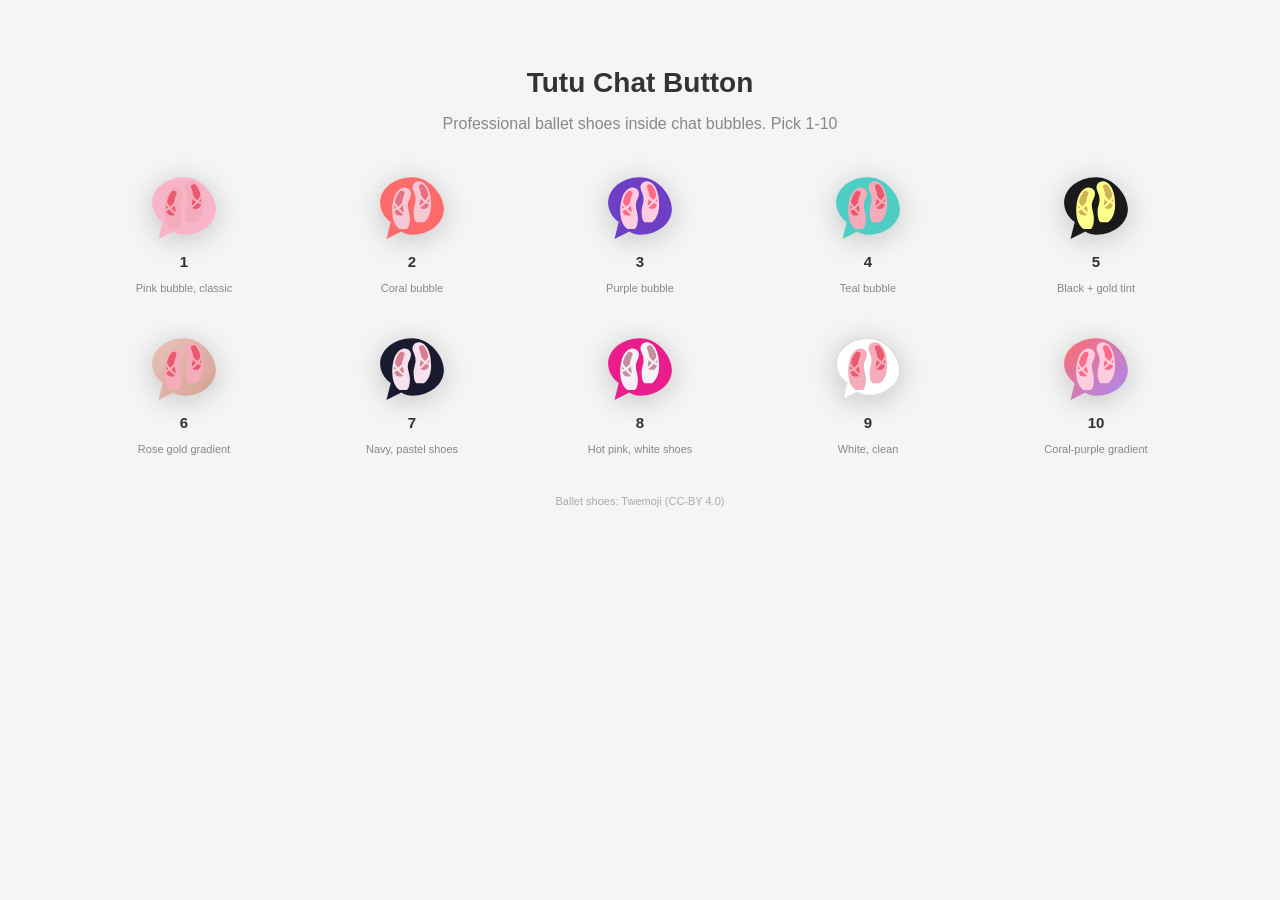
<file: icon-preview.html>
<!DOCTYPE html>
<html lang="en">
<head>
  <meta charset="UTF-8" />
  <meta name="viewport" content="width=device-width, initial-scale=1.0" />
  <title>Tutu Icon - Professional Ballet Shoes</title>
  <style>
    body { font-family: 'Segoe UI', sans-serif; background: #f5f5f5; color: #333; padding: 40px; text-align: center; }
    h1 { font-size: 28px; margin-bottom: 8px; }
    p.sub { color: #888; margin-bottom: 40px; }
    .grid { display: grid; grid-template-columns: repeat(5, 1fr); gap: 40px; max-width: 1100px; margin: 0 auto; }
    .option { display: flex; flex-direction: column; align-items: center; gap: 12px; }
    .icon {
      width: 68px; height: 68px;
      position: relative;
      display: flex; align-items: center; justify-content: center;
      filter: drop-shadow(0 4px 14px rgba(0,0,0,0.2));
      transition: transform 0.3s;
      cursor: pointer;
    }
    .icon:hover { transform: scale(1.15); }
    .icon .bg { position: absolute; inset: 0; width: 100%; height: 100%; }
    .icon .shoes { position: relative; z-index: 1; width: 48px; height: 48px; margin-top: -4px; }
    .label { font-size: 15px; font-weight: 700; }
    .desc { font-size: 11px; color: #888; max-width: 170px; }
  </style>
</head>
<body>
  <h1>Tutu Chat Button</h1>
  <p class="sub">Professional ballet shoes inside chat bubbles. Pick 1-10</p>

  <div class="grid">

    <!-- 1: Soft pink bubble, original pink shoes -->
    <div class="option">
      <div class="icon">
        <svg class="bg" viewBox="0 0 64 64"><path d="M32 4C15 4 2 15 2 28c0 7 4 14 10 18l-4 16 14-7c3 2 7 3 10 3 17 0 30-11 30-24S49 4 32 4z" fill="#f8b4c8"/></svg>
        <svg class="shoes" viewBox="0 0 36 36"><path fill="#F4ABBA" d="M23.27.108C25.631.042 32.366 2.7 32.366 18.25c-.147 2.005-.342 9.193-5.379 12.714h-5.33c-1.027-.44-2.445-2.249-2.445-8.362 0-1.809 1.43-6.741 1.467-8.118.081-3.042-.634-4.525-1.842-7.531C17.304 3.14 19.749.205 23.27.108z"/><path fill="#EA596E" d="M29.408 7.443c.631 1.565 4.066 13.431-2.491 13.529-1.649.13-4.613-.179-2.14-7.906.947-2.494-1.367-7.637-1.579-8.655-.316-1.516 2.263-3.13 3.999-.831 1.555 2.057 2.211 3.863 2.211 3.863z"/><path fill="#F4ABBA" d="M23.401 20.622c-.283 0-.558-.146-.711-.407-.23-.393-.099-.896.294-1.126 3.134-1.837 6.378-6.191 7.165-7.913.189-.414.675-.597 1.092-.406.413.189.595.678.406 1.091-.886 1.936-4.356 6.613-7.831 8.648-.13.077-.273.113-.415.113z"/><path fill="#F4ABBA" d="M31.42 17.688c-.064 0-.13-.007-.195-.023-1.504-.366-6.195-2.541-8.011-6.311-.197-.41-.025-.902.384-1.099.412-.198.902-.025 1.099.384 1.54 3.196 5.668 5.122 6.917 5.426.442.107.713.553.605.995-.092.376-.429.628-.799.628zM12.338 4.963c-2.371-.066-9.137 2.603-9.137 18.224.147 2.014.344 9.235 5.403 12.772h5.354c1.032-.442 2.456-2.26 2.456-8.4 0-1.818-1.398-6.773-1.474-8.154-.186-3.401.637-4.545 1.85-7.565 1.541-3.832-.915-6.779-4.452-6.877z"/><path fill="#EA596E" d="M6.172 12.331c-.634 1.572-4.084 13.492 2.502 13.59 1.656.131 4.634-.18 2.15-7.941-.951-2.505 1.373-7.672 1.586-8.695.317-1.523-2.273-3.144-4.017-.835-1.562 2.067-2.221 3.881-2.221 3.881z"/><path fill="#F4ABBA" d="M12.206 25.569c-.142 0-.286-.037-.417-.113-3.49-2.045-6.976-6.742-7.866-8.687-.19-.416-.007-.906.408-1.096.416-.19.906-.008 1.096.408.792 1.73 4.05 6.104 7.198 7.948.394.231.526.738.295 1.132-.153.262-.43.408-.714.408z"/><path fill="#F4ABBA" d="M4.211 22.563c-.373 0-.711-.254-.803-.632-.108-.443.164-.891.607-.999 1.247-.303 5.361-2.219 6.89-5.391.199-.412.694-.583 1.104-.386.412.198.584.693.386 1.104-1.946 4.038-6.873 6.009-7.988 6.281-.066.016-.132.023-.196.023z"/></svg>
      </div>
      <span class="label">1</span>
      <span class="desc">Pink bubble, classic</span>
    </div>

    <!-- 2: Coral bubble -->
    <div class="option">
      <div class="icon">
        <svg class="bg" viewBox="0 0 64 64"><path d="M32 4C15 4 2 15 2 28c0 7 4 14 10 18l-4 16 14-7c3 2 7 3 10 3 17 0 30-11 30-24S49 4 32 4z" fill="#ff6b6b"/></svg>
        <svg class="shoes" viewBox="0 0 36 36" style="filter: brightness(1.15) saturate(0.8)"><path fill="#F4ABBA" d="M23.27.108C25.631.042 32.366 2.7 32.366 18.25c-.147 2.005-.342 9.193-5.379 12.714h-5.33c-1.027-.44-2.445-2.249-2.445-8.362 0-1.809 1.43-6.741 1.467-8.118.081-3.042-.634-4.525-1.842-7.531C17.304 3.14 19.749.205 23.27.108z"/><path fill="#EA596E" d="M29.408 7.443c.631 1.565 4.066 13.431-2.491 13.529-1.649.13-4.613-.179-2.14-7.906.947-2.494-1.367-7.637-1.579-8.655-.316-1.516 2.263-3.13 3.999-.831 1.555 2.057 2.211 3.863 2.211 3.863z"/><path fill="#F4ABBA" d="M23.401 20.622c-.283 0-.558-.146-.711-.407-.23-.393-.099-.896.294-1.126 3.134-1.837 6.378-6.191 7.165-7.913.189-.414.675-.597 1.092-.406.413.189.595.678.406 1.091-.886 1.936-4.356 6.613-7.831 8.648-.13.077-.273.113-.415.113z"/><path fill="#F4ABBA" d="M31.42 17.688c-.064 0-.13-.007-.195-.023-1.504-.366-6.195-2.541-8.011-6.311-.197-.41-.025-.902.384-1.099.412-.198.902-.025 1.099.384 1.54 3.196 5.668 5.122 6.917 5.426.442.107.713.553.605.995-.092.376-.429.628-.799.628zM12.338 4.963c-2.371-.066-9.137 2.603-9.137 18.224.147 2.014.344 9.235 5.403 12.772h5.354c1.032-.442 2.456-2.26 2.456-8.4 0-1.818-1.398-6.773-1.474-8.154-.186-3.401.637-4.545 1.85-7.565 1.541-3.832-.915-6.779-4.452-6.877z"/><path fill="#EA596E" d="M6.172 12.331c-.634 1.572-4.084 13.492 2.502 13.59 1.656.131 4.634-.18 2.15-7.941-.951-2.505 1.373-7.672 1.586-8.695.317-1.523-2.273-3.144-4.017-.835-1.562 2.067-2.221 3.881-2.221 3.881z"/><path fill="#F4ABBA" d="M12.206 25.569c-.142 0-.286-.037-.417-.113-3.49-2.045-6.976-6.742-7.866-8.687-.19-.416-.007-.906.408-1.096.416-.19.906-.008 1.096.408.792 1.73 4.05 6.104 7.198 7.948.394.231.526.738.295 1.132-.153.262-.43.408-.714.408z"/><path fill="#F4ABBA" d="M4.211 22.563c-.373 0-.711-.254-.803-.632-.108-.443.164-.891.607-.999 1.247-.303 5.361-2.219 6.89-5.391.199-.412.694-.583 1.104-.386.412.198.584.693.386 1.104-1.946 4.038-6.873 6.009-7.988 6.281-.066.016-.132.023-.196.023z"/></svg>
      </div>
      <span class="label">2</span>
      <span class="desc">Coral bubble</span>
    </div>

    <!-- 3: Purple bubble -->
    <div class="option">
      <div class="icon">
        <svg class="bg" viewBox="0 0 64 64"><path d="M32 4C15 4 2 15 2 28c0 7 4 14 10 18l-4 16 14-7c3 2 7 3 10 3 17 0 30-11 30-24S49 4 32 4z" fill="#6c3fc5"/></svg>
        <svg class="shoes" viewBox="0 0 36 36" style="filter: brightness(1.2)"><path fill="#F4ABBA" d="M23.27.108C25.631.042 32.366 2.7 32.366 18.25c-.147 2.005-.342 9.193-5.379 12.714h-5.33c-1.027-.44-2.445-2.249-2.445-8.362 0-1.809 1.43-6.741 1.467-8.118.081-3.042-.634-4.525-1.842-7.531C17.304 3.14 19.749.205 23.27.108z"/><path fill="#EA596E" d="M29.408 7.443c.631 1.565 4.066 13.431-2.491 13.529-1.649.13-4.613-.179-2.14-7.906.947-2.494-1.367-7.637-1.579-8.655-.316-1.516 2.263-3.13 3.999-.831 1.555 2.057 2.211 3.863 2.211 3.863z"/><path fill="#F4ABBA" d="M23.401 20.622c-.283 0-.558-.146-.711-.407-.23-.393-.099-.896.294-1.126 3.134-1.837 6.378-6.191 7.165-7.913.189-.414.675-.597 1.092-.406.413.189.595.678.406 1.091-.886 1.936-4.356 6.613-7.831 8.648-.13.077-.273.113-.415.113z"/><path fill="#F4ABBA" d="M31.42 17.688c-.064 0-.13-.007-.195-.023-1.504-.366-6.195-2.541-8.011-6.311-.197-.41-.025-.902.384-1.099.412-.198.902-.025 1.099.384 1.54 3.196 5.668 5.122 6.917 5.426.442.107.713.553.605.995-.092.376-.429.628-.799.628zM12.338 4.963c-2.371-.066-9.137 2.603-9.137 18.224.147 2.014.344 9.235 5.403 12.772h5.354c1.032-.442 2.456-2.26 2.456-8.4 0-1.818-1.398-6.773-1.474-8.154-.186-3.401.637-4.545 1.85-7.565 1.541-3.832-.915-6.779-4.452-6.877z"/><path fill="#EA596E" d="M6.172 12.331c-.634 1.572-4.084 13.492 2.502 13.59 1.656.131 4.634-.18 2.15-7.941-.951-2.505 1.373-7.672 1.586-8.695.317-1.523-2.273-3.144-4.017-.835-1.562 2.067-2.221 3.881-2.221 3.881z"/><path fill="#F4ABBA" d="M12.206 25.569c-.142 0-.286-.037-.417-.113-3.49-2.045-6.976-6.742-7.866-8.687-.19-.416-.007-.906.408-1.096.416-.19.906-.008 1.096.408.792 1.73 4.05 6.104 7.198 7.948.394.231.526.738.295 1.132-.153.262-.43.408-.714.408z"/><path fill="#F4ABBA" d="M4.211 22.563c-.373 0-.711-.254-.803-.632-.108-.443.164-.891.607-.999 1.247-.303 5.361-2.219 6.89-5.391.199-.412.694-.583 1.104-.386.412.198.584.693.386 1.104-1.946 4.038-6.873 6.009-7.988 6.281-.066.016-.132.023-.196.023z"/></svg>
      </div>
      <span class="label">3</span>
      <span class="desc">Purple bubble</span>
    </div>

    <!-- 4: Teal bubble -->
    <div class="option">
      <div class="icon">
        <svg class="bg" viewBox="0 0 64 64"><path d="M32 4C15 4 2 15 2 28c0 7 4 14 10 18l-4 16 14-7c3 2 7 3 10 3 17 0 30-11 30-24S49 4 32 4z" fill="#4ecdc4"/></svg>
        <svg class="shoes" viewBox="0 0 36 36"><path fill="#F4ABBA" d="M23.27.108C25.631.042 32.366 2.7 32.366 18.25c-.147 2.005-.342 9.193-5.379 12.714h-5.33c-1.027-.44-2.445-2.249-2.445-8.362 0-1.809 1.43-6.741 1.467-8.118.081-3.042-.634-4.525-1.842-7.531C17.304 3.14 19.749.205 23.27.108z"/><path fill="#EA596E" d="M29.408 7.443c.631 1.565 4.066 13.431-2.491 13.529-1.649.13-4.613-.179-2.14-7.906.947-2.494-1.367-7.637-1.579-8.655-.316-1.516 2.263-3.13 3.999-.831 1.555 2.057 2.211 3.863 2.211 3.863z"/><path fill="#F4ABBA" d="M23.401 20.622c-.283 0-.558-.146-.711-.407-.23-.393-.099-.896.294-1.126 3.134-1.837 6.378-6.191 7.165-7.913.189-.414.675-.597 1.092-.406.413.189.595.678.406 1.091-.886 1.936-4.356 6.613-7.831 8.648-.13.077-.273.113-.415.113z"/><path fill="#F4ABBA" d="M31.42 17.688c-.064 0-.13-.007-.195-.023-1.504-.366-6.195-2.541-8.011-6.311-.197-.41-.025-.902.384-1.099.412-.198.902-.025 1.099.384 1.54 3.196 5.668 5.122 6.917 5.426.442.107.713.553.605.995-.092.376-.429.628-.799.628zM12.338 4.963c-2.371-.066-9.137 2.603-9.137 18.224.147 2.014.344 9.235 5.403 12.772h5.354c1.032-.442 2.456-2.26 2.456-8.4 0-1.818-1.398-6.773-1.474-8.154-.186-3.401.637-4.545 1.85-7.565 1.541-3.832-.915-6.779-4.452-6.877z"/><path fill="#EA596E" d="M6.172 12.331c-.634 1.572-4.084 13.492 2.502 13.59 1.656.131 4.634-.18 2.15-7.941-.951-2.505 1.373-7.672 1.586-8.695.317-1.523-2.273-3.144-4.017-.835-1.562 2.067-2.221 3.881-2.221 3.881z"/><path fill="#F4ABBA" d="M12.206 25.569c-.142 0-.286-.037-.417-.113-3.49-2.045-6.976-6.742-7.866-8.687-.19-.416-.007-.906.408-1.096.416-.19.906-.008 1.096.408.792 1.73 4.05 6.104 7.198 7.948.394.231.526.738.295 1.132-.153.262-.43.408-.714.408z"/><path fill="#F4ABBA" d="M4.211 22.563c-.373 0-.711-.254-.803-.632-.108-.443.164-.891.607-.999 1.247-.303 5.361-2.219 6.89-5.391.199-.412.694-.583 1.104-.386.412.198.584.693.386 1.104-1.946 4.038-6.873 6.009-7.988 6.281-.066.016-.132.023-.196.023z"/></svg>
      </div>
      <span class="label">4</span>
      <span class="desc">Teal bubble</span>
    </div>

    <!-- 5: Dark / gold tint -->
    <div class="option">
      <div class="icon">
        <svg class="bg" viewBox="0 0 64 64"><path d="M32 4C15 4 2 15 2 28c0 7 4 14 10 18l-4 16 14-7c3 2 7 3 10 3 17 0 30-11 30-24S49 4 32 4z" fill="#1a1a1a"/></svg>
        <svg class="shoes" viewBox="0 0 36 36" style="filter: sepia(1) saturate(2) hue-rotate(10deg) brightness(1.1)"><path fill="#F4ABBA" d="M23.27.108C25.631.042 32.366 2.7 32.366 18.25c-.147 2.005-.342 9.193-5.379 12.714h-5.33c-1.027-.44-2.445-2.249-2.445-8.362 0-1.809 1.43-6.741 1.467-8.118.081-3.042-.634-4.525-1.842-7.531C17.304 3.14 19.749.205 23.27.108z"/><path fill="#EA596E" d="M29.408 7.443c.631 1.565 4.066 13.431-2.491 13.529-1.649.13-4.613-.179-2.14-7.906.947-2.494-1.367-7.637-1.579-8.655-.316-1.516 2.263-3.13 3.999-.831 1.555 2.057 2.211 3.863 2.211 3.863z"/><path fill="#F4ABBA" d="M23.401 20.622c-.283 0-.558-.146-.711-.407-.23-.393-.099-.896.294-1.126 3.134-1.837 6.378-6.191 7.165-7.913.189-.414.675-.597 1.092-.406.413.189.595.678.406 1.091-.886 1.936-4.356 6.613-7.831 8.648-.13.077-.273.113-.415.113z"/><path fill="#F4ABBA" d="M31.42 17.688c-.064 0-.13-.007-.195-.023-1.504-.366-6.195-2.541-8.011-6.311-.197-.41-.025-.902.384-1.099.412-.198.902-.025 1.099.384 1.54 3.196 5.668 5.122 6.917 5.426.442.107.713.553.605.995-.092.376-.429.628-.799.628zM12.338 4.963c-2.371-.066-9.137 2.603-9.137 18.224.147 2.014.344 9.235 5.403 12.772h5.354c1.032-.442 2.456-2.26 2.456-8.4 0-1.818-1.398-6.773-1.474-8.154-.186-3.401.637-4.545 1.85-7.565 1.541-3.832-.915-6.779-4.452-6.877z"/><path fill="#EA596E" d="M6.172 12.331c-.634 1.572-4.084 13.492 2.502 13.59 1.656.131 4.634-.18 2.15-7.941-.951-2.505 1.373-7.672 1.586-8.695.317-1.523-2.273-3.144-4.017-.835-1.562 2.067-2.221 3.881-2.221 3.881z"/><path fill="#F4ABBA" d="M12.206 25.569c-.142 0-.286-.037-.417-.113-3.49-2.045-6.976-6.742-7.866-8.687-.19-.416-.007-.906.408-1.096.416-.19.906-.008 1.096.408.792 1.73 4.05 6.104 7.198 7.948.394.231.526.738.295 1.132-.153.262-.43.408-.714.408z"/><path fill="#F4ABBA" d="M4.211 22.563c-.373 0-.711-.254-.803-.632-.108-.443.164-.891.607-.999 1.247-.303 5.361-2.219 6.89-5.391.199-.412.694-.583 1.104-.386.412.198.584.693.386 1.104-1.946 4.038-6.873 6.009-7.988 6.281-.066.016-.132.023-.196.023z"/></svg>
      </div>
      <span class="label">5</span>
      <span class="desc">Black + gold tint</span>
    </div>

    <!-- 6: Rose gold gradient -->
    <div class="option">
      <div class="icon">
        <svg class="bg" viewBox="0 0 64 64"><defs><linearGradient id="rg" x1="0" y1="0" x2="1" y2="1"><stop offset="0%" stop-color="#e8c4b8"/><stop offset="100%" stop-color="#d4a093"/></linearGradient></defs><path d="M32 4C15 4 2 15 2 28c0 7 4 14 10 18l-4 16 14-7c3 2 7 3 10 3 17 0 30-11 30-24S49 4 32 4z" fill="url(#rg)"/></svg>
        <svg class="shoes" viewBox="0 0 36 36"><path fill="#F4ABBA" d="M23.27.108C25.631.042 32.366 2.7 32.366 18.25c-.147 2.005-.342 9.193-5.379 12.714h-5.33c-1.027-.44-2.445-2.249-2.445-8.362 0-1.809 1.43-6.741 1.467-8.118.081-3.042-.634-4.525-1.842-7.531C17.304 3.14 19.749.205 23.27.108z"/><path fill="#EA596E" d="M29.408 7.443c.631 1.565 4.066 13.431-2.491 13.529-1.649.13-4.613-.179-2.14-7.906.947-2.494-1.367-7.637-1.579-8.655-.316-1.516 2.263-3.13 3.999-.831 1.555 2.057 2.211 3.863 2.211 3.863z"/><path fill="#F4ABBA" d="M23.401 20.622c-.283 0-.558-.146-.711-.407-.23-.393-.099-.896.294-1.126 3.134-1.837 6.378-6.191 7.165-7.913.189-.414.675-.597 1.092-.406.413.189.595.678.406 1.091-.886 1.936-4.356 6.613-7.831 8.648-.13.077-.273.113-.415.113z"/><path fill="#F4ABBA" d="M31.42 17.688c-.064 0-.13-.007-.195-.023-1.504-.366-6.195-2.541-8.011-6.311-.197-.41-.025-.902.384-1.099.412-.198.902-.025 1.099.384 1.54 3.196 5.668 5.122 6.917 5.426.442.107.713.553.605.995-.092.376-.429.628-.799.628zM12.338 4.963c-2.371-.066-9.137 2.603-9.137 18.224.147 2.014.344 9.235 5.403 12.772h5.354c1.032-.442 2.456-2.26 2.456-8.4 0-1.818-1.398-6.773-1.474-8.154-.186-3.401.637-4.545 1.85-7.565 1.541-3.832-.915-6.779-4.452-6.877z"/><path fill="#EA596E" d="M6.172 12.331c-.634 1.572-4.084 13.492 2.502 13.59 1.656.131 4.634-.18 2.15-7.941-.951-2.505 1.373-7.672 1.586-8.695.317-1.523-2.273-3.144-4.017-.835-1.562 2.067-2.221 3.881-2.221 3.881z"/><path fill="#F4ABBA" d="M12.206 25.569c-.142 0-.286-.037-.417-.113-3.49-2.045-6.976-6.742-7.866-8.687-.19-.416-.007-.906.408-1.096.416-.19.906-.008 1.096.408.792 1.73 4.05 6.104 7.198 7.948.394.231.526.738.295 1.132-.153.262-.43.408-.714.408z"/><path fill="#F4ABBA" d="M4.211 22.563c-.373 0-.711-.254-.803-.632-.108-.443.164-.891.607-.999 1.247-.303 5.361-2.219 6.89-5.391.199-.412.694-.583 1.104-.386.412.198.584.693.386 1.104-1.946 4.038-6.873 6.009-7.988 6.281-.066.016-.132.023-.196.023z"/></svg>
      </div>
      <span class="label">6</span>
      <span class="desc">Rose gold gradient</span>
    </div>

    <!-- 7: Navy dark -->
    <div class="option">
      <div class="icon">
        <svg class="bg" viewBox="0 0 64 64"><path d="M32 4C15 4 2 15 2 28c0 7 4 14 10 18l-4 16 14-7c3 2 7 3 10 3 17 0 30-11 30-24S49 4 32 4z" fill="#1a1a2e"/></svg>
        <svg class="shoes" viewBox="0 0 36 36" style="filter: brightness(1.3) saturate(0.6)"><path fill="#F4ABBA" d="M23.27.108C25.631.042 32.366 2.7 32.366 18.25c-.147 2.005-.342 9.193-5.379 12.714h-5.33c-1.027-.44-2.445-2.249-2.445-8.362 0-1.809 1.43-6.741 1.467-8.118.081-3.042-.634-4.525-1.842-7.531C17.304 3.14 19.749.205 23.27.108z"/><path fill="#EA596E" d="M29.408 7.443c.631 1.565 4.066 13.431-2.491 13.529-1.649.13-4.613-.179-2.14-7.906.947-2.494-1.367-7.637-1.579-8.655-.316-1.516 2.263-3.13 3.999-.831 1.555 2.057 2.211 3.863 2.211 3.863z"/><path fill="#F4ABBA" d="M23.401 20.622c-.283 0-.558-.146-.711-.407-.23-.393-.099-.896.294-1.126 3.134-1.837 6.378-6.191 7.165-7.913.189-.414.675-.597 1.092-.406.413.189.595.678.406 1.091-.886 1.936-4.356 6.613-7.831 8.648-.13.077-.273.113-.415.113z"/><path fill="#F4ABBA" d="M31.42 17.688c-.064 0-.13-.007-.195-.023-1.504-.366-6.195-2.541-8.011-6.311-.197-.41-.025-.902.384-1.099.412-.198.902-.025 1.099.384 1.54 3.196 5.668 5.122 6.917 5.426.442.107.713.553.605.995-.092.376-.429.628-.799.628zM12.338 4.963c-2.371-.066-9.137 2.603-9.137 18.224.147 2.014.344 9.235 5.403 12.772h5.354c1.032-.442 2.456-2.26 2.456-8.4 0-1.818-1.398-6.773-1.474-8.154-.186-3.401.637-4.545 1.85-7.565 1.541-3.832-.915-6.779-4.452-6.877z"/><path fill="#EA596E" d="M6.172 12.331c-.634 1.572-4.084 13.492 2.502 13.59 1.656.131 4.634-.18 2.15-7.941-.951-2.505 1.373-7.672 1.586-8.695.317-1.523-2.273-3.144-4.017-.835-1.562 2.067-2.221 3.881-2.221 3.881z"/><path fill="#F4ABBA" d="M12.206 25.569c-.142 0-.286-.037-.417-.113-3.49-2.045-6.976-6.742-7.866-8.687-.19-.416-.007-.906.408-1.096.416-.19.906-.008 1.096.408.792 1.73 4.05 6.104 7.198 7.948.394.231.526.738.295 1.132-.153.262-.43.408-.714.408z"/><path fill="#F4ABBA" d="M4.211 22.563c-.373 0-.711-.254-.803-.632-.108-.443.164-.891.607-.999 1.247-.303 5.361-2.219 6.89-5.391.199-.412.694-.583 1.104-.386.412.198.584.693.386 1.104-1.946 4.038-6.873 6.009-7.988 6.281-.066.016-.132.023-.196.023z"/></svg>
      </div>
      <span class="label">7</span>
      <span class="desc">Navy, pastel shoes</span>
    </div>

    <!-- 8: Hot pink -->
    <div class="option">
      <div class="icon">
        <svg class="bg" viewBox="0 0 64 64"><path d="M32 4C15 4 2 15 2 28c0 7 4 14 10 18l-4 16 14-7c3 2 7 3 10 3 17 0 30-11 30-24S49 4 32 4z" fill="#e91e8c"/></svg>
        <svg class="shoes" viewBox="0 0 36 36" style="filter: brightness(1.4) saturate(0.4)"><path fill="#F4ABBA" d="M23.27.108C25.631.042 32.366 2.7 32.366 18.25c-.147 2.005-.342 9.193-5.379 12.714h-5.33c-1.027-.44-2.445-2.249-2.445-8.362 0-1.809 1.43-6.741 1.467-8.118.081-3.042-.634-4.525-1.842-7.531C17.304 3.14 19.749.205 23.27.108z"/><path fill="#EA596E" d="M29.408 7.443c.631 1.565 4.066 13.431-2.491 13.529-1.649.13-4.613-.179-2.14-7.906.947-2.494-1.367-7.637-1.579-8.655-.316-1.516 2.263-3.13 3.999-.831 1.555 2.057 2.211 3.863 2.211 3.863z"/><path fill="#F4ABBA" d="M23.401 20.622c-.283 0-.558-.146-.711-.407-.23-.393-.099-.896.294-1.126 3.134-1.837 6.378-6.191 7.165-7.913.189-.414.675-.597 1.092-.406.413.189.595.678.406 1.091-.886 1.936-4.356 6.613-7.831 8.648-.13.077-.273.113-.415.113z"/><path fill="#F4ABBA" d="M31.42 17.688c-.064 0-.13-.007-.195-.023-1.504-.366-6.195-2.541-8.011-6.311-.197-.41-.025-.902.384-1.099.412-.198.902-.025 1.099.384 1.54 3.196 5.668 5.122 6.917 5.426.442.107.713.553.605.995-.092.376-.429.628-.799.628zM12.338 4.963c-2.371-.066-9.137 2.603-9.137 18.224.147 2.014.344 9.235 5.403 12.772h5.354c1.032-.442 2.456-2.26 2.456-8.4 0-1.818-1.398-6.773-1.474-8.154-.186-3.401.637-4.545 1.85-7.565 1.541-3.832-.915-6.779-4.452-6.877z"/><path fill="#EA596E" d="M6.172 12.331c-.634 1.572-4.084 13.492 2.502 13.59 1.656.131 4.634-.18 2.15-7.941-.951-2.505 1.373-7.672 1.586-8.695.317-1.523-2.273-3.144-4.017-.835-1.562 2.067-2.221 3.881-2.221 3.881z"/><path fill="#F4ABBA" d="M12.206 25.569c-.142 0-.286-.037-.417-.113-3.49-2.045-6.976-6.742-7.866-8.687-.19-.416-.007-.906.408-1.096.416-.19.906-.008 1.096.408.792 1.73 4.05 6.104 7.198 7.948.394.231.526.738.295 1.132-.153.262-.43.408-.714.408z"/><path fill="#F4ABBA" d="M4.211 22.563c-.373 0-.711-.254-.803-.632-.108-.443.164-.891.607-.999 1.247-.303 5.361-2.219 6.89-5.391.199-.412.694-.583 1.104-.386.412.198.584.693.386 1.104-1.946 4.038-6.873 6.009-7.988 6.281-.066.016-.132.023-.196.023z"/></svg>
      </div>
      <span class="label">8</span>
      <span class="desc">Hot pink, white shoes</span>
    </div>

    <!-- 9: White clean -->
    <div class="option">
      <div class="icon">
        <svg class="bg" viewBox="0 0 64 64"><path d="M32 4C15 4 2 15 2 28c0 7 4 14 10 18l-4 16 14-7c3 2 7 3 10 3 17 0 30-11 30-24S49 4 32 4z" fill="#fff" stroke="#ddd" stroke-width="1.5"/></svg>
        <svg class="shoes" viewBox="0 0 36 36"><path fill="#F4ABBA" d="M23.27.108C25.631.042 32.366 2.7 32.366 18.25c-.147 2.005-.342 9.193-5.379 12.714h-5.33c-1.027-.44-2.445-2.249-2.445-8.362 0-1.809 1.43-6.741 1.467-8.118.081-3.042-.634-4.525-1.842-7.531C17.304 3.14 19.749.205 23.27.108z"/><path fill="#EA596E" d="M29.408 7.443c.631 1.565 4.066 13.431-2.491 13.529-1.649.13-4.613-.179-2.14-7.906.947-2.494-1.367-7.637-1.579-8.655-.316-1.516 2.263-3.13 3.999-.831 1.555 2.057 2.211 3.863 2.211 3.863z"/><path fill="#F4ABBA" d="M23.401 20.622c-.283 0-.558-.146-.711-.407-.23-.393-.099-.896.294-1.126 3.134-1.837 6.378-6.191 7.165-7.913.189-.414.675-.597 1.092-.406.413.189.595.678.406 1.091-.886 1.936-4.356 6.613-7.831 8.648-.13.077-.273.113-.415.113z"/><path fill="#F4ABBA" d="M31.42 17.688c-.064 0-.13-.007-.195-.023-1.504-.366-6.195-2.541-8.011-6.311-.197-.41-.025-.902.384-1.099.412-.198.902-.025 1.099.384 1.54 3.196 5.668 5.122 6.917 5.426.442.107.713.553.605.995-.092.376-.429.628-.799.628zM12.338 4.963c-2.371-.066-9.137 2.603-9.137 18.224.147 2.014.344 9.235 5.403 12.772h5.354c1.032-.442 2.456-2.26 2.456-8.4 0-1.818-1.398-6.773-1.474-8.154-.186-3.401.637-4.545 1.85-7.565 1.541-3.832-.915-6.779-4.452-6.877z"/><path fill="#EA596E" d="M6.172 12.331c-.634 1.572-4.084 13.492 2.502 13.59 1.656.131 4.634-.18 2.15-7.941-.951-2.505 1.373-7.672 1.586-8.695.317-1.523-2.273-3.144-4.017-.835-1.562 2.067-2.221 3.881-2.221 3.881z"/><path fill="#F4ABBA" d="M12.206 25.569c-.142 0-.286-.037-.417-.113-3.49-2.045-6.976-6.742-7.866-8.687-.19-.416-.007-.906.408-1.096.416-.19.906-.008 1.096.408.792 1.73 4.05 6.104 7.198 7.948.394.231.526.738.295 1.132-.153.262-.43.408-.714.408z"/><path fill="#F4ABBA" d="M4.211 22.563c-.373 0-.711-.254-.803-.632-.108-.443.164-.891.607-.999 1.247-.303 5.361-2.219 6.89-5.391.199-.412.694-.583 1.104-.386.412.198.584.693.386 1.104-1.946 4.038-6.873 6.009-7.988 6.281-.066.016-.132.023-.196.023z"/></svg>
      </div>
      <span class="label">9</span>
      <span class="desc">White, clean</span>
    </div>

    <!-- 10: Gradient coral-purple -->
    <div class="option">
      <div class="icon">
        <svg class="bg" viewBox="0 0 64 64"><defs><linearGradient id="gd" x1="0" y1="0" x2="1" y2="1"><stop offset="0%" stop-color="#ff6b6b"/><stop offset="100%" stop-color="#a78bfa"/></linearGradient></defs><path d="M32 4C15 4 2 15 2 28c0 7 4 14 10 18l-4 16 14-7c3 2 7 3 10 3 17 0 30-11 30-24S49 4 32 4z" fill="url(#gd)"/></svg>
        <svg class="shoes" viewBox="0 0 36 36" style="filter: brightness(1.2)"><path fill="#F4ABBA" d="M23.27.108C25.631.042 32.366 2.7 32.366 18.25c-.147 2.005-.342 9.193-5.379 12.714h-5.33c-1.027-.44-2.445-2.249-2.445-8.362 0-1.809 1.43-6.741 1.467-8.118.081-3.042-.634-4.525-1.842-7.531C17.304 3.14 19.749.205 23.27.108z"/><path fill="#EA596E" d="M29.408 7.443c.631 1.565 4.066 13.431-2.491 13.529-1.649.13-4.613-.179-2.14-7.906.947-2.494-1.367-7.637-1.579-8.655-.316-1.516 2.263-3.13 3.999-.831 1.555 2.057 2.211 3.863 2.211 3.863z"/><path fill="#F4ABBA" d="M23.401 20.622c-.283 0-.558-.146-.711-.407-.23-.393-.099-.896.294-1.126 3.134-1.837 6.378-6.191 7.165-7.913.189-.414.675-.597 1.092-.406.413.189.595.678.406 1.091-.886 1.936-4.356 6.613-7.831 8.648-.13.077-.273.113-.415.113z"/><path fill="#F4ABBA" d="M31.42 17.688c-.064 0-.13-.007-.195-.023-1.504-.366-6.195-2.541-8.011-6.311-.197-.41-.025-.902.384-1.099.412-.198.902-.025 1.099.384 1.54 3.196 5.668 5.122 6.917 5.426.442.107.713.553.605.995-.092.376-.429.628-.799.628zM12.338 4.963c-2.371-.066-9.137 2.603-9.137 18.224.147 2.014.344 9.235 5.403 12.772h5.354c1.032-.442 2.456-2.26 2.456-8.4 0-1.818-1.398-6.773-1.474-8.154-.186-3.401.637-4.545 1.85-7.565 1.541-3.832-.915-6.779-4.452-6.877z"/><path fill="#EA596E" d="M6.172 12.331c-.634 1.572-4.084 13.492 2.502 13.59 1.656.131 4.634-.18 2.15-7.941-.951-2.505 1.373-7.672 1.586-8.695.317-1.523-2.273-3.144-4.017-.835-1.562 2.067-2.221 3.881-2.221 3.881z"/><path fill="#F4ABBA" d="M12.206 25.569c-.142 0-.286-.037-.417-.113-3.49-2.045-6.976-6.742-7.866-8.687-.19-.416-.007-.906.408-1.096.416-.19.906-.008 1.096.408.792 1.73 4.05 6.104 7.198 7.948.394.231.526.738.295 1.132-.153.262-.43.408-.714.408z"/><path fill="#F4ABBA" d="M4.211 22.563c-.373 0-.711-.254-.803-.632-.108-.443.164-.891.607-.999 1.247-.303 5.361-2.219 6.89-5.391.199-.412.694-.583 1.104-.386.412.198.584.693.386 1.104-1.946 4.038-6.873 6.009-7.988 6.281-.066.016-.132.023-.196.023z"/></svg>
      </div>
      <span class="label">10</span>
      <span class="desc">Coral-purple gradient</span>
    </div>

  </div>

  <p style="margin-top: 40px; color: #aaa; font-size: 11px;">Ballet shoes: Twemoji (CC-BY 4.0)</p>
</body>
</html>
</file>
<file: mockup-2/styles.css>
/* ============================================
   MOCKUP 2: BRIGHT & BOLD
   Encore Performers - Coral/teal, energetic
   ============================================ */

*, *::before, *::after { margin: 0; padding: 0; box-sizing: border-box; }

:root {
  --coral: #ff6b6b;
  --coral-dark: #e85d5d;
  --teal: #4ecdc4;
  --teal-dark: #38b2ac;
  --purple: #a78bfa;
  --orange: #f97316;
  --pink: #ec4899;
  --dark: #2c3e50;
  --dark-2: #1a252f;
  --text: #2c3e50;
  --text-muted: #5a6c7d;
  --bg: #ffffff;
  --bg-light-gray: #f8fafc;
  --bg-gradient: linear-gradient(135deg, #ff6b6b 0%, #a78bfa 50%, #4ecdc4 100%);
  --bg-gradient-reverse: linear-gradient(135deg, #4ecdc4 0%, #a78bfa 50%, #ff6b6b 100%);
  --font: 'Poppins', sans-serif;
  --font-script: 'Dancing Script', cursive;
  --radius: 20px;
  --section-pad: 100px 0;
}

html { scroll-behavior: smooth; }

body {
  font-family: var(--font);
  color: var(--text);
  background: var(--bg);
  line-height: 1.7;
  overflow-x: hidden;
  -webkit-font-smoothing: antialiased;
}

a { color: var(--coral); text-decoration: none; transition: all 0.3s; }
a:hover { color: var(--teal); }
img { max-width: 100%; height: auto; display: block; }

.container { max-width: 1200px; margin: 0 auto; padding: 0 24px; }
.container-narrow { max-width: 800px; }
.center { text-align: center; }

/* --- Tags --- */
.tag {
  display: inline-block;
  background: linear-gradient(135deg, var(--coral), var(--purple));
  color: white;
  padding: 6px 18px;
  border-radius: 50px;
  font-size: 12px;
  font-weight: 600;
  letter-spacing: 2px;
  text-transform: uppercase;
  margin-bottom: 16px;
}

.center-tag { display: block; width: fit-content; margin: 0 auto 16px; }
.light-tag { background: rgba(255,255,255,0.2); }

/* --- Buttons --- */
.btn {
  display: inline-flex;
  align-items: center;
  gap: 8px;
  padding: 14px 32px;
  font-family: var(--font);
  font-weight: 700;
  font-size: 14px;
  letter-spacing: 1px;
  border-radius: 50px;
  transition: all 0.3s ease;
  cursor: pointer;
  border: 2px solid transparent;
  text-transform: uppercase;
}

.btn-primary {
  background: var(--coral);
  color: white;
  box-shadow: 0 8px 24px rgba(255, 107, 107, 0.4);
}
.btn-primary:hover {
  background: var(--coral-dark);
  transform: translateY(-3px);
  box-shadow: 0 12px 32px rgba(255, 107, 107, 0.5);
  color: white;
}

.btn-ghost {
  background: transparent;
  color: var(--dark);
  border-color: var(--dark);
}
.btn-ghost:hover {
  background: var(--dark);
  color: white;
  transform: translateY(-2px);
}

.btn-white {
  background: white;
  color: var(--dark);
  box-shadow: 0 4px 16px rgba(0,0,0,0.1);
}
.btn-white:hover {
  transform: translateY(-3px);
  box-shadow: 0 8px 24px rgba(0,0,0,0.15);
  color: var(--dark);
}

.btn-dark {
  background: var(--dark);
  color: white;
}
.btn-dark:hover {
  background: var(--dark-2);
  transform: translateY(-3px);
  color: white;
}

.btn-large { padding: 18px 40px; font-size: 15px; }

/* --- Navigation --- */
#navbar {
  position: fixed;
  top: 0; left: 0; right: 0;
  z-index: 1000;
  padding: 16px 0;
  transition: all 0.3s;
  background: transparent;
}

#navbar.scrolled {
  background: rgba(255,255,255,0.95);
  backdrop-filter: blur(10px);
  padding: 10px 0;
  box-shadow: 0 2px 20px rgba(0,0,0,0.08);
}

.nav-container {
  max-width: 1200px;
  margin: 0 auto;
  padding: 0 24px;
  display: flex;
  align-items: center;
  justify-content: space-between;
}

.nav-logo {
  display: flex;
  flex-direction: column;
  line-height: 1.1;
}

.logo-encore {
  font-family: var(--font-script);
  font-size: 28px;
  color: var(--coral);
}

.logo-performers {
  font-size: 10px;
  font-weight: 700;
  letter-spacing: 5px;
  text-transform: uppercase;
  color: var(--dark);
}

.nav-links {
  display: flex;
  list-style: none;
  gap: 28px;
}

.nav-links a {
  color: var(--text-muted);
  font-size: 13px;
  font-weight: 600;
  letter-spacing: 0.5px;
  position: relative;
}

.nav-links a::after {
  content: '';
  position: absolute;
  bottom: -4px;
  left: 0;
  width: 0;
  height: 3px;
  background: var(--bg-gradient);
  border-radius: 2px;
  transition: width 0.3s;
}

.nav-links a:hover { color: var(--dark); }
.nav-links a:hover::after { width: 100%; }

.nav-cta {
  position: relative;
  background: var(--coral);
  color: white !important;
  padding: 10px 24px;
  border-radius: 50px;
  font-size: 12px;
  font-weight: 700;
  letter-spacing: 1px;
}

.cta-pulse {
  position: absolute;
  top: 0; left: 0; right: 0; bottom: 0;
  border-radius: 50px;
  border: 2px solid var(--coral);
  animation: pulse-ring 2s infinite;
}

@keyframes pulse-ring {
  0% { transform: scale(1); opacity: 1; }
  100% { transform: scale(1.3); opacity: 0; }
}

.nav-cta:hover { background: var(--coral-dark); color: white !important; transform: scale(1.05); }

.nav-menu-btn {
  display: none;
  flex-direction: column;
  gap: 5px;
  background: none;
  border: none;
  cursor: pointer;
}
.nav-menu-btn span {
  width: 24px; height: 2.5px;
  background: var(--dark);
  border-radius: 2px;
  transition: all 0.3s;
}

/* --- Hero --- */
#hero {
  min-height: 100vh;
  display: grid;
  grid-template-columns: 1fr 1fr;
  align-items: center;
  padding: 120px 24px 80px;
  max-width: 1200px;
  margin: 0 auto;
  gap: 40px;
}

.hero-badge {
  display: inline-block;
  background: var(--bg-gradient);
  color: white;
  padding: 8px 20px;
  border-radius: 50px;
  font-size: 12px;
  font-weight: 600;
  letter-spacing: 1px;
  margin-bottom: 24px;
}

#hero h1 {
  font-size: clamp(36px, 6vw, 60px);
  font-weight: 800;
  line-height: 1.15;
  color: var(--dark);
  margin-bottom: 16px;
}

.highlight {
  background: var(--bg-gradient);
  -webkit-background-clip: text;
  -webkit-text-fill-color: transparent;
  background-clip: text;
}

.hero-left > p {
  font-size: 16px;
  color: var(--text-muted);
  margin-bottom: 32px;
}

.hero-buttons { display: flex; gap: 12px; flex-wrap: wrap; margin-bottom: 32px; }

.hero-trust {
  display: flex;
  align-items: center;
  gap: 10px;
  font-size: 13px;
  color: var(--text-muted);
}

.trust-stars {
  color: #fbbf24;
  font-size: 18px;
  letter-spacing: 2px;
}

.hero-right {
  display: flex;
  justify-content: center;
  position: relative;
}

.hero-image-wrapper {
  position: relative;
  border-radius: 30px;
  overflow: hidden;
  box-shadow: 0 20px 60px rgba(0,0,0,0.1);
}

.hero-image-wrapper img {
  width: 100%;
  max-width: 520px;
  border-radius: 30px;
}

.hero-blob {
  position: absolute;
  width: 300px; height: 300px;
  background: var(--bg-gradient);
  border-radius: 50%;
  filter: blur(80px);
  opacity: 0.3;
  z-index: -1;
  top: -40px; right: -60px;
  animation: blob-float 6s ease-in-out infinite;
}

@keyframes blob-float {
  0%, 100% { transform: translateY(0) scale(1); }
  50% { transform: translateY(-20px) scale(1.05); }
}

/* --- Sections --- */
.section { padding: var(--section-pad); position: relative; }

.section-gradient {
  background: var(--bg-gradient);
  padding: 120px 0;
}

.section-gradient-reverse {
  background: var(--bg-gradient-reverse);
  padding: 100px 0;
}

.section-teal { background: var(--teal); padding: var(--section-pad); }
.section-light-gray { background: var(--bg-light-gray); }

.section-title {
  font-size: clamp(28px, 4vw, 44px);
  font-weight: 800;
  text-align: center;
  margin-bottom: 12px;
}

.light-title { color: white; }

.highlight-light {
  -webkit-text-fill-color: white;
  text-decoration: underline;
  text-decoration-color: rgba(255,255,255,0.4);
  text-underline-offset: 6px;
}

.section-subtitle {
  text-align: center;
  font-size: 16px;
  color: var(--text-muted);
  max-width: 600px;
  margin: 0 auto 48px;
}

.light-sub { color: rgba(255,255,255,0.85); }

/* Waves */
.wave-top, .wave-bottom {
  position: absolute;
  left: 0; right: 0;
  width: 100%;
  height: 80px;
}
.wave-top { top: -1px; }
.wave-bottom { bottom: -1px; }

/* --- About --- */
.about-grid {
  display: grid;
  grid-template-columns: 1fr 1fr;
  gap: 60px;
  align-items: center;
}

.about-visual {
  position: relative;
  height: 450px;
}

.about-card {
  border-radius: var(--radius);
  overflow: hidden;
  box-shadow: 0 16px 40px rgba(0,0,0,0.1);
  position: absolute;
}

.about-card img { width: 100%; height: 100%; object-fit: cover; }

.about-card-1 {
  width: 280px; height: 320px;
  top: 0; left: 0;
  z-index: 2;
}

.about-card-2 {
  width: 250px; height: 280px;
  bottom: 0; right: 0;
  z-index: 1;
  border: 4px solid white;
}

.about-content h2 {
  font-size: clamp(28px, 4vw, 40px);
  font-weight: 800;
  margin-bottom: 16px;
}

.about-content p {
  color: var(--text-muted);
  margin-bottom: 16px;
  font-size: 15px;
}

.about-features {
  display: grid;
  grid-template-columns: 1fr 1fr;
  gap: 12px;
  margin-top: 24px;
}

.feature {
  display: flex;
  align-items: center;
  gap: 10px;
  padding: 12px 16px;
  background: var(--bg-light-gray);
  border-radius: 12px;
  font-size: 14px;
  font-weight: 600;
}

.feature-icon { font-size: 20px; }

/* --- Programs (Flip Cards) --- */
.programs-grid {
  display: grid;
  grid-template-columns: repeat(auto-fit, minmax(220px, 1fr));
  gap: 20px;
  margin-top: 48px;
}

.flip-card {
  perspective: 1000px;
  height: 260px;
  cursor: pointer;
}

.flip-card-wide { grid-column: span 2; }

.flip-inner {
  position: relative;
  width: 100%; height: 100%;
  transition: transform 0.7s;
  transform-style: preserve-3d;
}

.flip-card:hover .flip-inner { transform: rotateY(180deg); }

.flip-front, .flip-back {
  position: absolute;
  inset: 0;
  backface-visibility: hidden;
  border-radius: var(--radius);
  display: flex;
  flex-direction: column;
  align-items: center;
  justify-content: center;
  padding: 32px;
  text-align: center;
}

.flip-front {
  background: white;
  box-shadow: 0 8px 30px rgba(0,0,0,0.08);
  border: 2px solid transparent;
  background-clip: padding-box;
}

.flip-front::before {
  content: '';
  position: absolute;
  inset: -2px;
  border-radius: calc(var(--radius) + 2px);
  background: linear-gradient(135deg, var(--accent, var(--coral)), transparent);
  z-index: -1;
  opacity: 0.3;
}

.flip-emoji { font-size: 48px; margin-bottom: 12px; }

.flip-front h3 {
  font-size: 20px;
  font-weight: 700;
  color: var(--dark);
}

.flip-front p {
  font-size: 13px;
  color: var(--accent, var(--coral));
  font-weight: 600;
  letter-spacing: 1px;
  text-transform: uppercase;
}

.flip-back {
  background: var(--dark);
  color: white;
  transform: rotateY(180deg);
}

.flip-back h3 {
  font-size: 18px;
  margin-bottom: 10px;
  color: var(--coral);
}

.flip-back p {
  font-size: 14px;
  color: rgba(255,255,255,0.8);
  line-height: 1.6;
}

.flip-cta {
  margin-top: 16px;
  color: var(--teal) !important;
  font-weight: 600;
  font-size: 13px;
}

/* --- Dance Styles Pills --- */
.styles-grid {
  display: flex;
  flex-wrap: wrap;
  gap: 14px;
  justify-content: center;
  margin-top: 40px;
}

.style-pill {
  padding: 14px 28px;
  border-radius: 50px;
  font-size: 16px;
  font-weight: 600;
  background: var(--bg-light-gray);
  border: 2px solid transparent;
  transition: all 0.3s;
  cursor: default;
}

.style-pill:hover {
  background: var(--bg-gradient);
  color: white;
  transform: translateY(-4px);
  box-shadow: 0 8px 20px rgba(255, 107, 107, 0.3);
}

/* --- Pillars --- */
.pillars-grid {
  display: grid;
  grid-template-columns: repeat(auto-fit, minmax(220px, 1fr));
  gap: 24px;
  margin-top: 48px;
}

.pillar-card {
  background: rgba(255,255,255,0.15);
  backdrop-filter: blur(10px);
  border-radius: var(--radius);
  padding: 36px 24px;
  text-align: center;
  color: white;
  transition: all 0.3s;
  border: 1px solid rgba(255,255,255,0.2);
}

.pillar-card:hover {
  background: rgba(255,255,255,0.25);
  transform: translateY(-6px);
}

.pillar-icon { font-size: 36px; margin-bottom: 16px; }
.pillar-card h3 { font-size: 18px; margin-bottom: 8px; }
.pillar-card p { font-size: 14px; opacity: 0.85; }

/* --- Summer Cards --- */
.summer-grid {
  display: grid;
  grid-template-columns: repeat(auto-fit, minmax(240px, 1fr));
  gap: 24px;
  margin-top: 48px;
}

.summer-card {
  border-radius: var(--radius);
  overflow: hidden;
  background: white;
  box-shadow: 0 8px 24px rgba(0,0,0,0.06);
  transition: all 0.3s;
  border: 1px solid #edf2f7;
}

.summer-card:hover {
  transform: translateY(-6px);
  box-shadow: 0 16px 40px rgba(0,0,0,0.1);
}

.summer-card img {
  width: 100%;
  height: 220px;
  object-fit: cover;
}

.summer-info {
  padding: 16px 20px;
}

.summer-info h3 { font-size: 16px; font-weight: 700; }
.summer-info span { font-size: 13px; color: var(--text-muted); }

/* --- Testimonials Masonry --- */
.testimonials-masonry {
  display: grid;
  grid-template-columns: repeat(auto-fit, minmax(260px, 1fr));
  gap: 24px;
  margin-top: 48px;
}

.testimonial-item {
  background: white;
  border-radius: var(--radius);
  padding: 32px;
  box-shadow: 0 4px 16px rgba(0,0,0,0.05);
  border-left: 4px solid var(--coral);
  transition: all 0.3s;
}

.testimonial-item:hover {
  transform: translateY(-4px);
  box-shadow: 0 8px 24px rgba(0,0,0,0.08);
}

.testimonial-stars {
  color: #fbbf24;
  font-size: 18px;
  letter-spacing: 2px;
  margin-bottom: 12px;
}

.testimonial-item p {
  font-size: 14px;
  color: var(--text-muted);
  font-style: italic;
  line-height: 1.7;
  margin-bottom: 12px;
}

.testimonial-item strong {
  font-size: 13px;
  color: var(--dark);
}

/* --- FAQ --- */
.faq-list { margin-top: 40px; }

.faq-item {
  border: 1px solid #edf2f7;
  border-radius: 14px;
  margin-bottom: 12px;
  overflow: hidden;
  transition: all 0.3s;
}

.faq-item[open] {
  border-color: var(--coral);
  box-shadow: 0 4px 16px rgba(255, 107, 107, 0.1);
}

.faq-item summary {
  padding: 18px 24px;
  font-size: 15px;
  font-weight: 600;
  cursor: pointer;
  list-style: none;
  display: flex;
  justify-content: space-between;
  align-items: center;
}

.faq-item summary::-webkit-details-marker { display: none; }

.faq-item summary::after {
  content: '+';
  font-size: 24px;
  color: var(--coral);
  font-weight: 400;
  transition: transform 0.3s;
}

.faq-item[open] summary::after { transform: rotate(45deg); }

.faq-item p {
  padding: 0 24px 18px;
  color: var(--text-muted);
  font-size: 14px;
}

.faq-item a { color: var(--coral); text-decoration: underline; }

/* --- CTA Banner --- */
.section-cta {
  background: var(--bg-gradient);
  padding: 80px 0;
}

.cta-title {
  font-size: clamp(28px, 4vw, 44px);
  font-weight: 800;
  color: white;
  margin-bottom: 8px;
}

.cta-sub {
  font-size: 18px;
  color: rgba(255,255,255,0.85);
  margin-bottom: 32px;
}

/* --- Contact --- */
.contact-grid {
  display: grid;
  grid-template-columns: 1fr 1fr;
  gap: 48px;
  align-items: start;
}

.contact-info h2 {
  font-size: 32px;
  font-weight: 800;
  margin-bottom: 24px;
}

.contact-cards {
  display: flex;
  flex-direction: column;
  gap: 16px;
  margin-bottom: 24px;
}

.contact-card {
  display: flex;
  align-items: center;
  gap: 16px;
  padding: 16px 20px;
  background: var(--bg-light-gray);
  border-radius: 14px;
}

.contact-card span { font-size: 24px; }
.contact-card strong { font-size: 12px; letter-spacing: 1px; text-transform: uppercase; color: var(--dark); }
.contact-card p { font-size: 14px; color: var(--text-muted); margin-top: 2px; }
.contact-card a { color: var(--text-muted); }
.contact-card a:hover { color: var(--coral); }

.social-links {
  display: flex;
  gap: 12px;
}

.social-links a {
  width: 44px; height: 44px;
  border-radius: 12px;
  background: var(--bg-light-gray);
  display: flex;
  align-items: center;
  justify-content: center;
  font-size: 13px;
  font-weight: 700;
  color: var(--dark);
  transition: all 0.3s;
}

.social-links a:hover {
  background: var(--coral);
  color: white;
  transform: translateY(-3px);
}

/* --- Footer --- */
footer {
  background: var(--dark);
  color: white;
  padding: 60px 0 24px;
}

.footer-top {
  display: grid;
  grid-template-columns: 2fr 1fr 1fr;
  gap: 40px;
  margin-bottom: 40px;
}

.footer-brand .logo-encore { color: var(--coral); }
.footer-brand .logo-performers { color: rgba(255,255,255,0.6); }
.footer-brand p { color: rgba(255,255,255,0.4); font-size: 13px; margin-top: 8px; }

.footer-links-col h4 {
  font-size: 13px;
  letter-spacing: 2px;
  text-transform: uppercase;
  margin-bottom: 16px;
  color: rgba(255,255,255,0.5);
}

.footer-links-col a {
  display: block;
  color: rgba(255,255,255,0.7);
  font-size: 14px;
  margin-bottom: 8px;
}

.footer-links-col a:hover { color: var(--coral); }

.footer-bottom {
  border-top: 1px solid rgba(255,255,255,0.1);
  padding-top: 24px;
  text-align: center;
}

.footer-bottom p { color: rgba(255,255,255,0.4); font-size: 12px; }

/* --- Sticky Register (Mobile) --- */
.sticky-register {
  position: fixed;
  bottom: 0;
  left: 0; right: 0;
  background: var(--coral);
  color: white !important;
  text-align: center;
  padding: 16px;
  font-weight: 700;
  font-size: 14px;
  letter-spacing: 2px;
  z-index: 998;
  display: none;
  box-shadow: 0 -4px 20px rgba(255, 107, 107, 0.4);
}

/* --- Scroll Reveal --- */
.scroll-reveal {
  opacity: 0;
  transform: translateY(30px);
  transition: all 0.6s ease;
}

.scroll-reveal.revealed {
  opacity: 1;
  transform: translateY(0);
}

/* --- Responsive --- */
@media (max-width: 1024px) {
  #hero { grid-template-columns: 1fr; text-align: center; padding-top: 100px; }
  .hero-left { order: 2; }
  .hero-right { order: 1; }
  .hero-buttons { justify-content: center; }
  .hero-trust { justify-content: center; }
  .about-grid { grid-template-columns: 1fr; }
  .about-visual { height: 350px; display: flex; justify-content: center; }
  .contact-grid { grid-template-columns: 1fr; }
  .footer-top { grid-template-columns: 1fr; text-align: center; }
  .flip-card-wide { grid-column: span 1; }
}

@media (max-width: 768px) {
  :root { --section-pad: 60px 0; }

  .nav-links {
    display: none;
    position: fixed;
    inset: 0;
    background: rgba(255,255,255,0.98);
    flex-direction: column;
    align-items: center;
    justify-content: center;
    gap: 28px;
    z-index: 999;
  }

  .nav-links.active { display: flex; }
  .nav-links a { font-size: 18px; color: var(--dark); }
  .nav-menu-btn { display: flex; z-index: 1001; }
  .nav-cta { display: none; }
  .sticky-register { display: block; }

  .about-features { grid-template-columns: 1fr; }

  .programs-grid { grid-template-columns: 1fr 1fr; }
  .flip-card { height: 220px; }

  #encore-chatbot { bottom: 60px !important; }
}

@media (max-width: 480px) {
  .programs-grid { grid-template-columns: 1fr; }
  .hero-image-wrapper img { max-width: 320px; }
}
</file>
<file: mockup-3/styles.css>
/* ============================================
   MOCKUP 3: CINEMATIC MINIMAL
   Encore Performers - White / Black / Muted Gold
   Apple-style clean & minimal
   ============================================ */

*, *::before, *::after { margin: 0; padding: 0; box-sizing: border-box; }

:root {
  --black: #111111;
  --white: #ffffff;
  --gold: #c9a96e;
  --gold-light: #e6d4a8;
  --warm: #faf7f2;
  --gray: #666666;
  --gray-light: #999999;
  --border: #e5e5e5;
  --font: 'Inter', -apple-system, BlinkMacSystemFont, sans-serif;
  --font-serif: 'Cormorant Garamond', Georgia, serif;
}

html { scroll-behavior: smooth; }

body {
  font-family: var(--font);
  color: var(--black);
  background: var(--white);
  line-height: 1.7;
  overflow-x: hidden;
  -webkit-font-smoothing: antialiased;
  font-weight: 300;
}

a { color: var(--gold); text-decoration: none; transition: all 0.3s ease; }
a:hover { color: var(--black); }
img { max-width: 100%; height: auto; display: block; }

.container { max-width: 1100px; margin: 0 auto; padding: 0 24px; }
.container-narrow { max-width: 720px; margin: 0 auto; padding: 0 24px; }
.center-text { text-align: center; }

/* --- Typography --- */
h1, h2, h3, h4 { font-family: var(--font-serif); font-weight: 400; }

.overline {
  display: block;
  font-family: var(--font);
  font-size: 11px;
  font-weight: 600;
  letter-spacing: 4px;
  text-transform: uppercase;
  color: var(--gold);
  margin-bottom: 16px;
}

.overline.light { color: var(--gold-light); }

h2 {
  font-size: clamp(32px, 5vw, 56px);
  line-height: 1.15;
  margin-bottom: 32px;
}

h2 em {
  font-style: italic;
  color: var(--gold);
}

.light { color: var(--white); }
.light em { color: var(--gold-light); }

/* --- Button --- */
.btn-minimal {
  display: inline-block;
  padding: 14px 36px;
  border: 1.5px solid var(--black);
  font-family: var(--font);
  font-size: 12px;
  font-weight: 500;
  letter-spacing: 3px;
  text-transform: uppercase;
  color: var(--black);
  transition: all 0.3s ease;
}

.btn-minimal:hover {
  background: var(--black);
  color: var(--white);
}

.btn-minimal-light {
  border-color: var(--white);
  color: var(--white);
}
.btn-minimal-light:hover {
  background: var(--white);
  color: var(--black);
}

/* --- Top Bar --- */
#topbar {
  position: fixed;
  top: 0; left: 0; right: 0;
  z-index: 1000;
  display: flex;
  align-items: center;
  justify-content: space-between;
  padding: 16px 32px;
  background: transparent;
  transition: all 0.4s ease;
}

#topbar.scrolled {
  background: rgba(255,255,255,0.96);
  backdrop-filter: blur(12px);
  border-bottom: 1px solid var(--border);
  padding: 12px 32px;
}

.topbar-logo {
  font-family: var(--font-serif);
  font-size: 24px;
  color: var(--gold);
  letter-spacing: 4px;
}
.topbar-logo:hover { color: var(--gold); }

.topbar-links {
  display: flex;
  gap: 32px;
}

.topbar-links a {
  font-size: 12px;
  font-weight: 500;
  letter-spacing: 2px;
  text-transform: uppercase;
  color: var(--gray);
  position: relative;
}

.topbar-links a::after {
  content: '';
  position: absolute;
  bottom: -3px; left: 0;
  width: 0; height: 1px;
  background: var(--gold);
  transition: width 0.3s ease;
}
.topbar-links a:hover { color: var(--black); }
.topbar-links a:hover::after { width: 100%; }

.topbar-cta {
  font-size: 11px;
  font-weight: 600;
  letter-spacing: 3px;
  text-transform: uppercase;
  color: var(--gold);
  border: 1px solid var(--gold);
  padding: 8px 20px;
}
.topbar-cta:hover {
  background: var(--gold);
  color: var(--white);
}

/* --- Side Nav Dots --- */
#side-nav {
  position: fixed;
  right: 24px;
  top: 50%;
  transform: translateY(-50%);
  z-index: 1000;
  display: flex;
  flex-direction: column;
  gap: 16px;
}

.dot {
  width: 10px; height: 10px;
  border-radius: 50%;
  border: 1.5px solid var(--gray-light);
  background: transparent;
  transition: all 0.3s;
}

.dot.active,
.dot:hover {
  background: var(--gold);
  border-color: var(--gold);
  transform: scale(1.3);
}

/* --- Hero (Full Screen + Ken Burns) --- */
.full-section {
  position: relative;
  min-height: 100vh;
  display: flex;
  align-items: center;
  justify-content: center;
  overflow: hidden;
}

.full-section-short { min-height: 60vh; }

.hero-bg {
  position: absolute;
  inset: 0;
  width: 100%; height: 100%;
  object-fit: cover;
  animation: ken-burns 20s ease-in-out infinite alternate;
}

@keyframes ken-burns {
  0% { transform: scale(1); }
  100% { transform: scale(1.08); }
}

.hero-overlay {
  position: absolute;
  inset: 0;
  background: rgba(0,0,0,0.5);
}

.hero-content {
  position: relative;
  text-align: center;
  color: var(--white);
  z-index: 2;
  padding: 0 24px;
}

.hero-content h1 {
  font-size: clamp(48px, 10vw, 100px);
  font-weight: 400;
  letter-spacing: 6px;
  line-height: 1.1;
  margin-bottom: 16px;
}

.hero-sub {
  font-family: var(--font);
  font-size: 14px;
  font-weight: 300;
  letter-spacing: 4px;
  text-transform: uppercase;
  color: rgba(255,255,255,0.7);
  margin-bottom: 40px;
}

/* --- Fade-in Animations --- */
.fade-in {
  opacity: 0;
  transform: translateY(20px);
  animation: fade-up 0.8s ease forwards;
}
.delay-1 { animation-delay: 0.3s; }
.delay-2 { animation-delay: 0.6s; }

@keyframes fade-up {
  to { opacity: 1; transform: translateY(0); }
}

/* Cinematic Reveal */
.cin-reveal {
  opacity: 0;
  transform: translateY(40px);
  transition: opacity 0.8s ease, transform 0.8s ease;
}
.cin-reveal.revealed {
  opacity: 1;
  transform: translateY(0);
}

/* --- Section --- */
.section {
  padding: 120px 0;
}

.section-dark {
  background: var(--black);
  color: var(--white);
}

.section-warm {
  background: var(--warm);
}

.section-cta {
  background: var(--warm);
  padding: 100px 0;
}

.section-full {
  padding: 120px 0 80px;
}

/* --- Split layout --- */
.split {
  display: grid;
  grid-template-columns: 1fr 1fr;
  gap: 80px;
  align-items: center;
  max-width: 1100px;
  margin: 0 auto;
  padding: 0 24px;
}

.split-text p {
  font-size: 15px;
  color: var(--gray);
  margin-bottom: 16px;
  line-height: 1.8;
}

.split-image img {
  border-radius: 4px;
  box-shadow: 0 20px 60px rgba(0,0,0,0.08);
}

/* --- Horizontal Scroll Programs --- */
.hscroll-container {
  overflow-x: auto;
  overflow-y: hidden;
  -webkit-overflow-scrolling: touch;
  padding: 48px 0 32px;
  cursor: grab;
  scrollbar-width: none;
}
.hscroll-container::-webkit-scrollbar { display: none; }

.hscroll-track {
  display: flex;
  gap: 24px;
  padding: 0 max(24px, calc((100vw - 1100px) / 2));
  width: max-content;
}

.hscroll-card {
  flex: 0 0 300px;
  padding: 40px 32px;
  border: 1px solid var(--border);
  border-radius: 4px;
  transition: all 0.3s ease;
  color: var(--black);
  display: block;
}

.hscroll-card:hover {
  border-color: var(--gold);
  transform: translateY(-4px);
  box-shadow: 0 16px 40px rgba(0,0,0,0.06);
  color: var(--black);
}

.card-number {
  font-family: var(--font-serif);
  font-size: 48px;
  color: var(--border);
  display: block;
  margin-bottom: 16px;
  line-height: 1;
}

.hscroll-card:hover .card-number { color: var(--gold); }

.hscroll-card h3 {
  font-size: 22px;
  margin-bottom: 4px;
}

.card-age {
  font-size: 12px;
  font-weight: 600;
  letter-spacing: 2px;
  text-transform: uppercase;
  color: var(--gold);
  margin-bottom: 12px;
}

.hscroll-card p:last-child {
  font-size: 14px;
  color: var(--gray);
}

.card-accent {
  background: var(--black);
  border-color: var(--black);
  color: var(--white);
}
.card-accent .card-number { color: rgba(255,255,255,0.15); }
.card-accent:hover .card-number { color: var(--gold); }
.card-accent p:last-child { color: var(--gray-light); }
.card-accent:hover { color: var(--white); border-color: var(--gold); }

/* --- Styles List --- */
.style-list {
  display: flex;
  flex-wrap: wrap;
  justify-content: center;
  gap: 16px;
  margin-top: 40px;
  font-family: var(--font-serif);
  font-size: clamp(20px, 3vw, 32px);
  font-style: italic;
}

.sep {
  color: var(--gold);
  font-style: normal;
}

/* --- Values Grid --- */
.values-grid {
  display: grid;
  grid-template-columns: repeat(2, 1fr);
  gap: 48px;
  margin-top: 60px;
}

.value-item {
  border-top: 1px solid rgba(255,255,255,0.15);
  padding-top: 24px;
}

.value-num {
  font-family: var(--font-serif);
  font-size: 36px;
  color: rgba(255,255,255,0.1);
  display: block;
  margin-bottom: 8px;
}

.value-item h3 {
  font-size: 20px;
  margin-bottom: 8px;
  color: var(--gold-light);
}

.value-item p {
  font-size: 14px;
  color: var(--gray-light);
  line-height: 1.7;
}

/* --- Summer Grid --- */
.summer-grid {
  display: grid;
  grid-template-columns: repeat(2, 1fr);
  gap: 24px;
  margin-top: 48px;
}

.summer-item {
  position: relative;
  border-radius: 4px;
  overflow: hidden;
}

.summer-item img {
  width: 100%;
  height: 280px;
  object-fit: cover;
  transition: transform 0.6s ease;
}

.summer-item:hover img { transform: scale(1.03); }

.summer-caption {
  position: absolute;
  bottom: 0; left: 0; right: 0;
  background: linear-gradient(transparent, rgba(0,0,0,0.7));
  padding: 32px 20px 16px;
  color: white;
}

.summer-caption h3 {
  font-size: 20px;
  margin-bottom: 4px;
}

.summer-caption span {
  font-size: 12px;
  letter-spacing: 2px;
  text-transform: uppercase;
  color: var(--gold-light);
}

/* --- Testimonials --- */
.testimonials-list {
  display: grid;
  gap: 40px;
  margin-top: 48px;
}

blockquote {
  border-left: 2px solid var(--gold);
  padding-left: 32px;
}

blockquote p {
  font-family: var(--font-serif);
  font-size: clamp(18px, 3vw, 24px);
  font-style: italic;
  line-height: 1.6;
  color: var(--black);
  margin-bottom: 12px;
}

blockquote cite {
  font-family: var(--font);
  font-style: normal;
  font-size: 12px;
  font-weight: 500;
  letter-spacing: 2px;
  text-transform: uppercase;
  color: var(--gray-light);
}

/* --- FAQ --- */
.faq-list { margin-top: 40px; }

.faq-item {
  border-bottom: 1px solid var(--border);
}

.faq-item summary {
  padding: 20px 0;
  font-family: var(--font);
  font-size: 15px;
  font-weight: 500;
  cursor: pointer;
  list-style: none;
  display: flex;
  justify-content: space-between;
  align-items: center;
}

.faq-item summary::-webkit-details-marker { display: none; }

.faq-item summary::after {
  content: '+';
  font-size: 20px;
  color: var(--gold);
  transition: transform 0.3s;
}
.faq-item[open] summary::after { transform: rotate(45deg); }

.faq-item p {
  padding: 0 0 20px;
  font-size: 14px;
  color: var(--gray);
}

.faq-item a { color: var(--gold); text-decoration: underline; text-underline-offset: 3px; }
.faq-item a:hover { color: var(--black); }

/* --- Contact --- */
.contact-layout {
  display: grid;
  grid-template-columns: 1fr 1fr;
  gap: 60px;
  align-items: start;
}

.contact-list { margin-top: 24px; }

.contact-row {
  margin-bottom: 20px;
}

.contact-row strong {
  display: block;
  font-family: var(--font);
  font-size: 10px;
  font-weight: 600;
  letter-spacing: 3px;
  text-transform: uppercase;
  color: var(--gray-light);
  margin-bottom: 4px;
}

.contact-row p {
  font-size: 15px;
  color: rgba(255,255,255,0.8);
}

.contact-row a {
  color: rgba(255,255,255,0.8);
}
.contact-row a:hover { color: var(--gold); }

.social-row {
  display: flex;
  gap: 24px;
  margin-top: 32px;
}

.social-row a {
  font-size: 12px;
  font-weight: 500;
  letter-spacing: 2px;
  text-transform: uppercase;
  color: var(--gray-light);
}
.social-row a:hover { color: var(--gold); }

/* --- Footer --- */
footer {
  background: var(--black);
  border-top: 1px solid rgba(255,255,255,0.08);
  padding: 24px 0;
}

.footer-row {
  display: flex;
  justify-content: space-between;
  align-items: center;
}

.footer-row p {
  font-size: 12px;
  color: var(--gray);
}

.footer-row a {
  font-size: 11px;
  letter-spacing: 2px;
  text-transform: uppercase;
  color: var(--gold);
}

/* --- Floating Register Pill --- */
.register-pill {
  position: fixed;
  bottom: 32px;
  left: 50%;
  transform: translateX(-50%) translateY(100px);
  background: var(--black);
  color: var(--white);
  padding: 14px 36px;
  font-size: 11px;
  font-weight: 600;
  letter-spacing: 3px;
  text-transform: uppercase;
  border-radius: 50px;
  z-index: 900;
  box-shadow: 0 8px 32px rgba(0,0,0,0.2);
  transition: all 0.4s ease;
  opacity: 0;
}

.register-pill.visible {
  transform: translateX(-50%) translateY(0);
  opacity: 1;
}

.register-pill:hover {
  background: var(--gold);
  color: var(--black);
}

/* --- Responsive --- */
@media (max-width: 1024px) {
  .split { grid-template-columns: 1fr; gap: 40px; }
  .values-grid { grid-template-columns: 1fr; gap: 32px; }
  .contact-layout { grid-template-columns: 1fr; }
  .summer-grid { grid-template-columns: 1fr 1fr; }
}

@media (max-width: 768px) {
  .section { padding: 80px 0; }
  #side-nav { display: none; }
  .topbar-links { display: none; }
  .hscroll-card { flex: 0 0 260px; }
  .summer-grid { grid-template-columns: 1fr; }
  .footer-row { flex-direction: column; gap: 8px; text-align: center; }
  .register-pill { bottom: 20px; }
  #encore-chatbot { bottom: 60px !important; }
}

@media (max-width: 480px) {
  .hero-content h1 { letter-spacing: 2px; }
}
</file>
